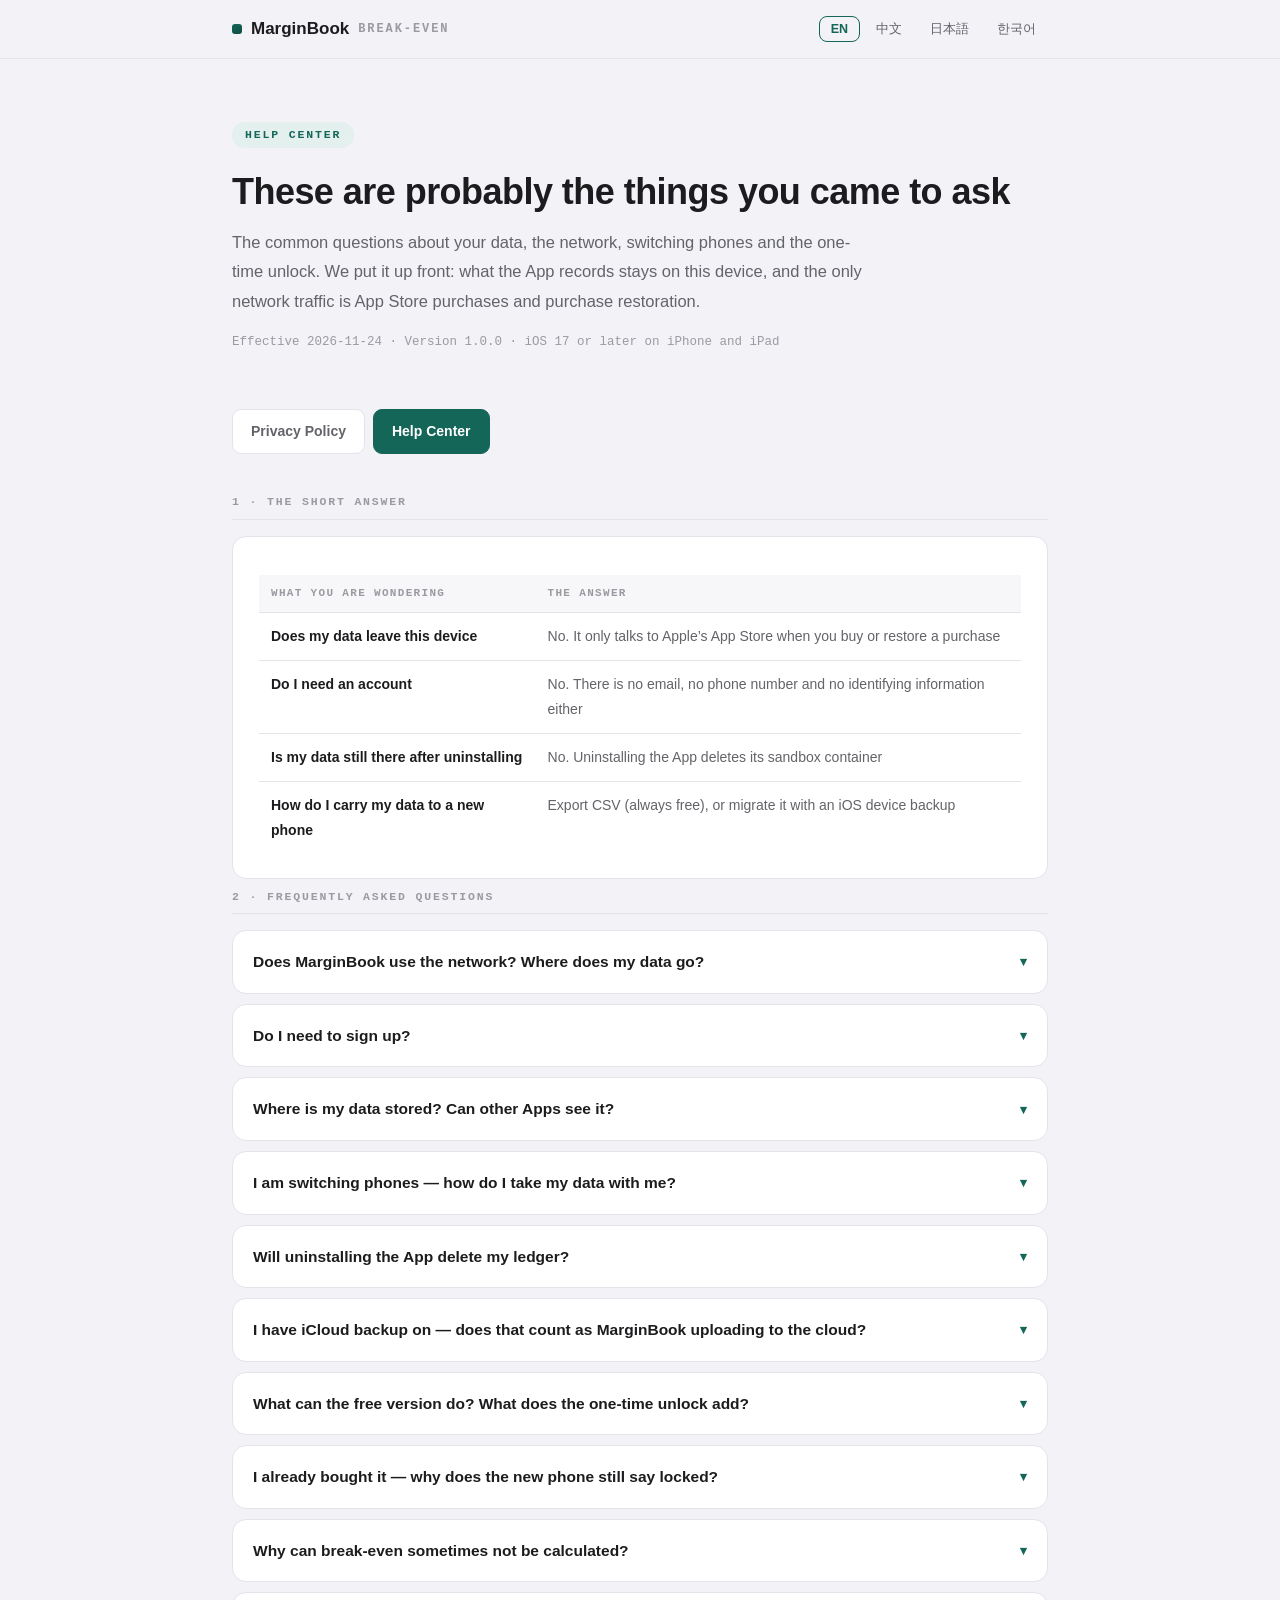
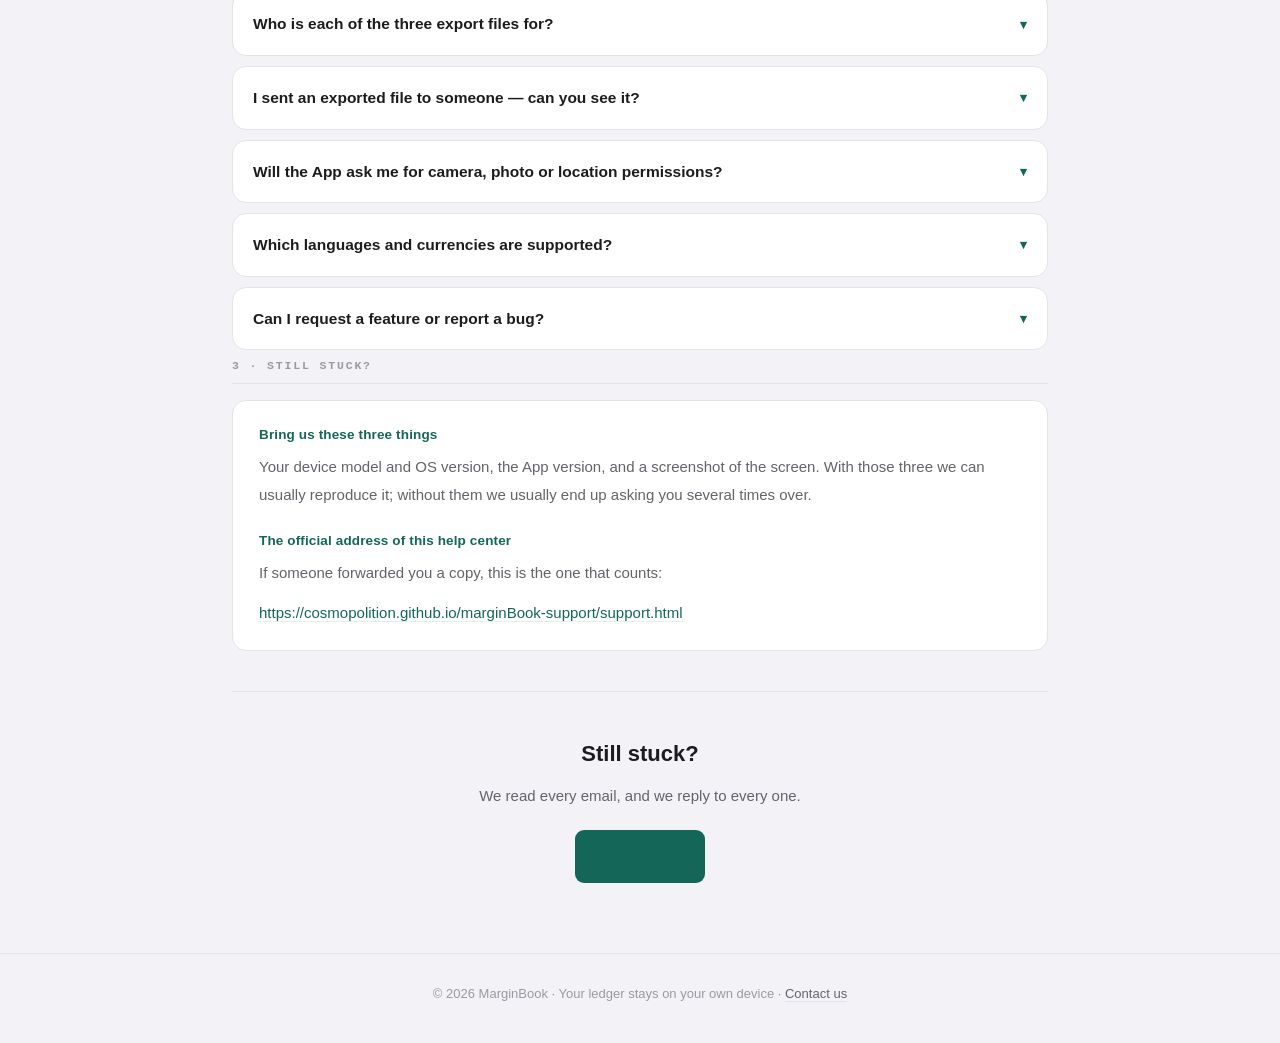
<file: index.html>
<!DOCTYPE html>
<html>
<head>
  <meta charset="UTF-8">
  <meta name="viewport" content="width=device-width, initial-scale=1.0">
  <meta http-equiv="refresh" content="0; url=support.html">
  <title>MarginBook · 隐私政策与帮助中心</title>
  <style>
    body { background: #F2F2F7; color: #63636A; font-family: -apple-system, "PingFang SC", "Hiragino Sans", "Yu Gothic", "Apple SD Gothic Neo", "Malgun Gothic", sans-serif;
           display: flex; align-items: center; justify-content: center; height: 100vh; margin: 0; }
    p { font-size: 15px; }
    a { color: #146659; }
  </style>
  <script>
    var lang = navigator.language || navigator.userLanguage || '';
    if (lang.indexOf('ja') === 0) {
      window.location.replace('ja/support.html');
    } else if (lang.indexOf('ko') === 0) {
      window.location.replace('ko/support.html');
    } else if (lang.indexOf('zh') === 0) {
      window.location.replace('zh/support.html');
    } else {
      window.location.replace('en/support.html');
    }
  </script>
</head>
<body>
  <p>Redirecting… <a href="support.html">打开帮助中心</a></p>
</body>
</html>
</file>
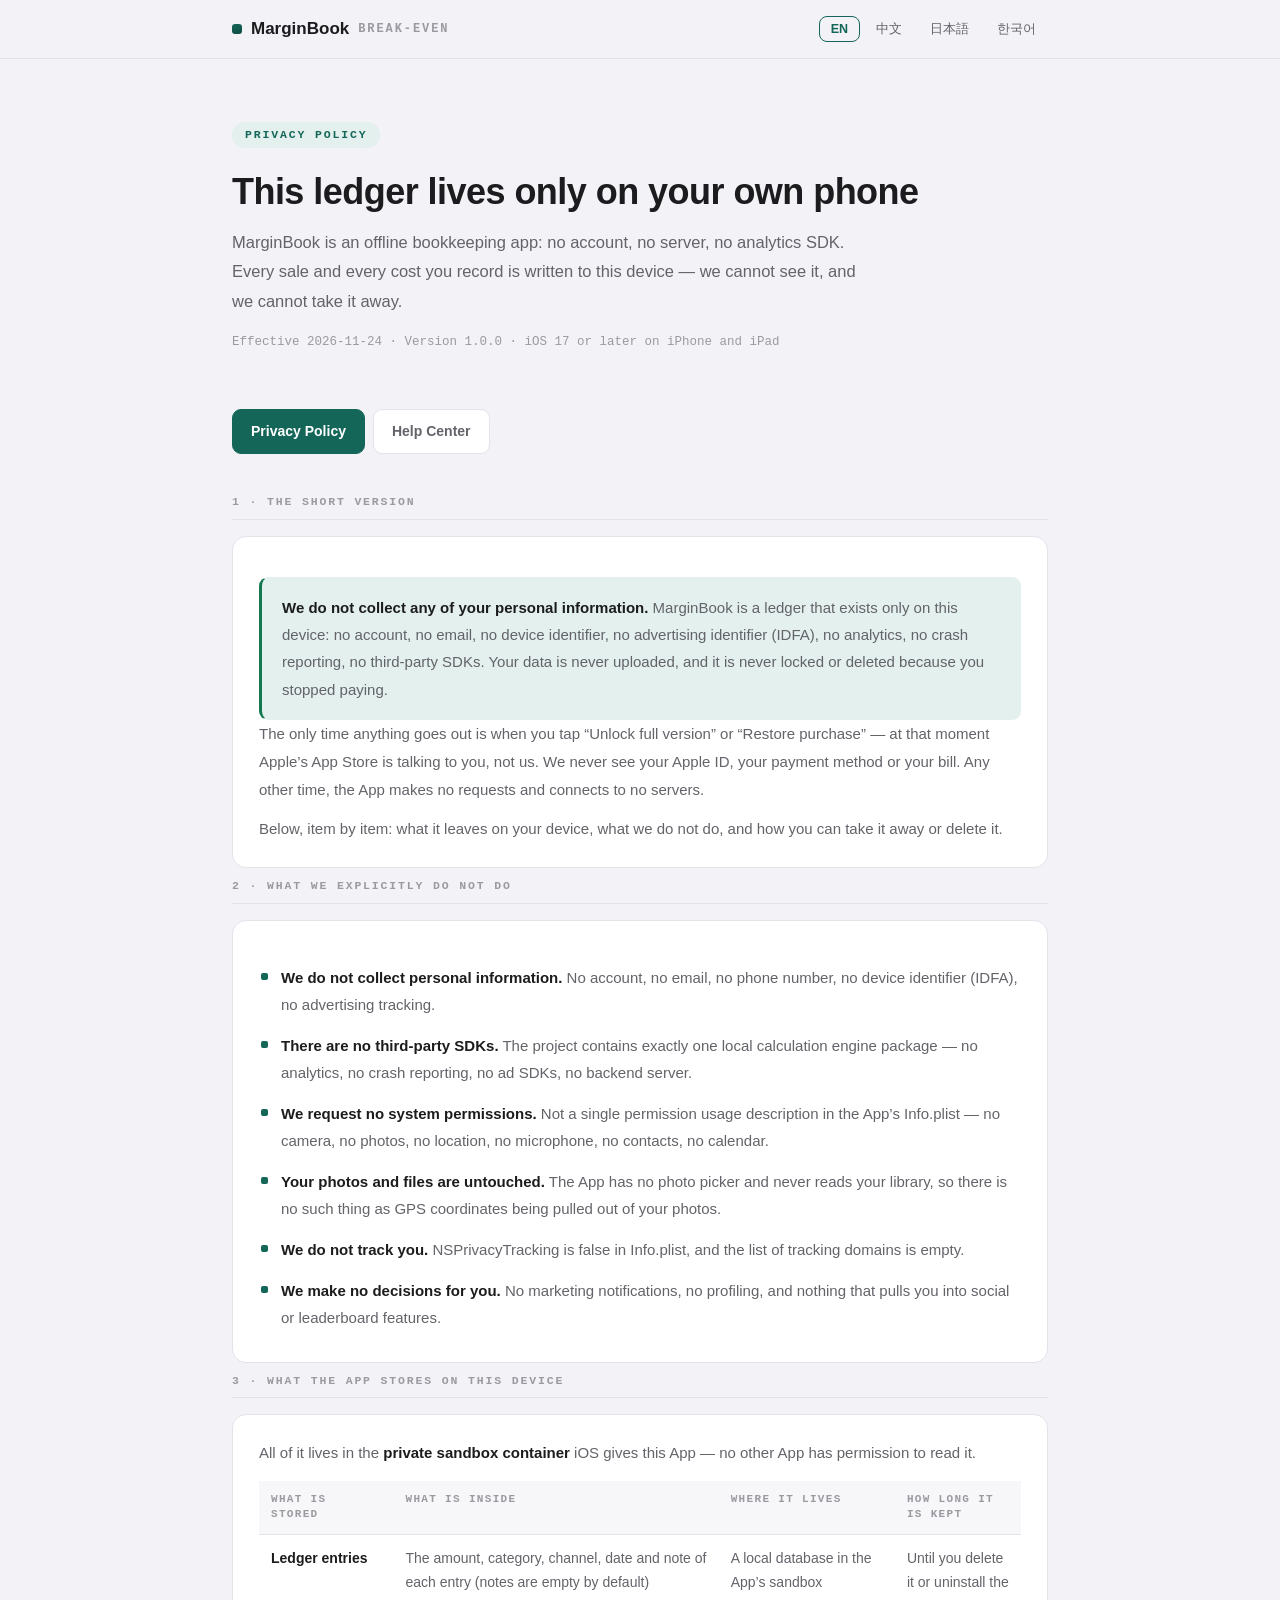
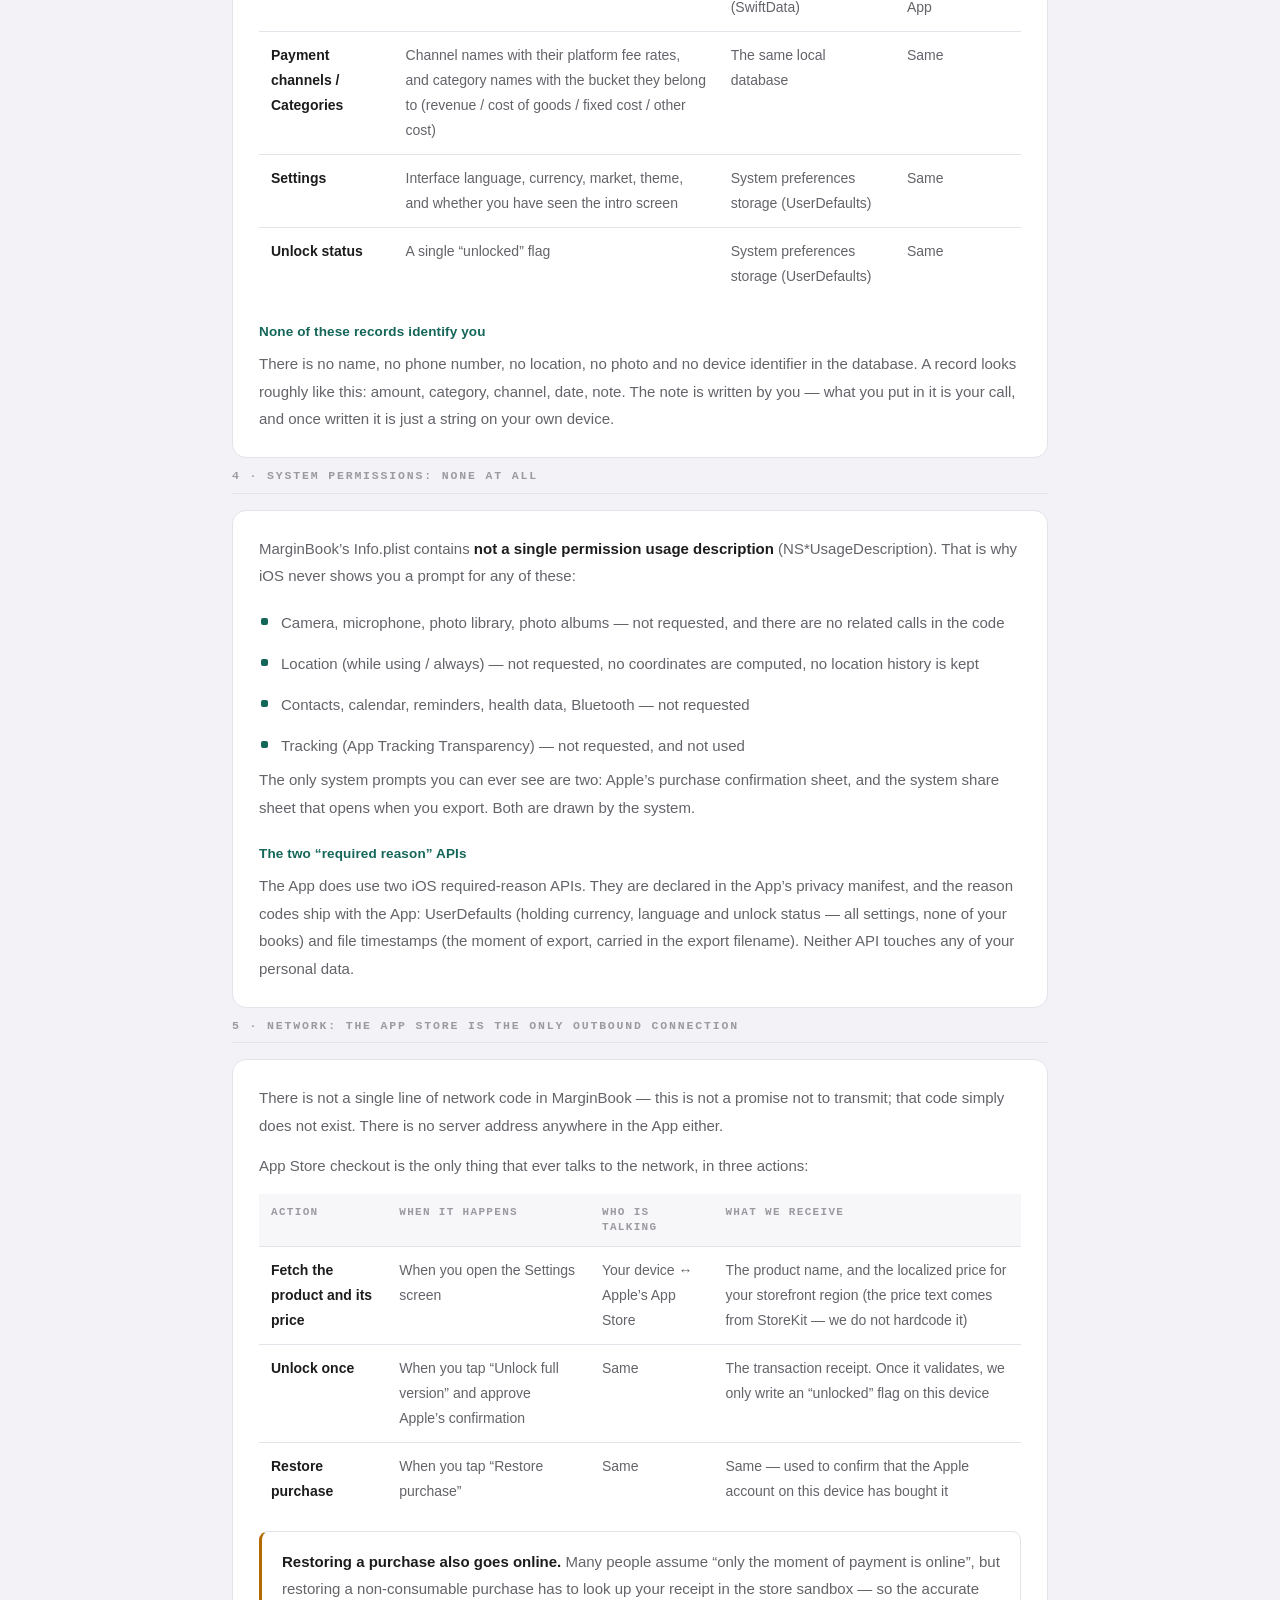
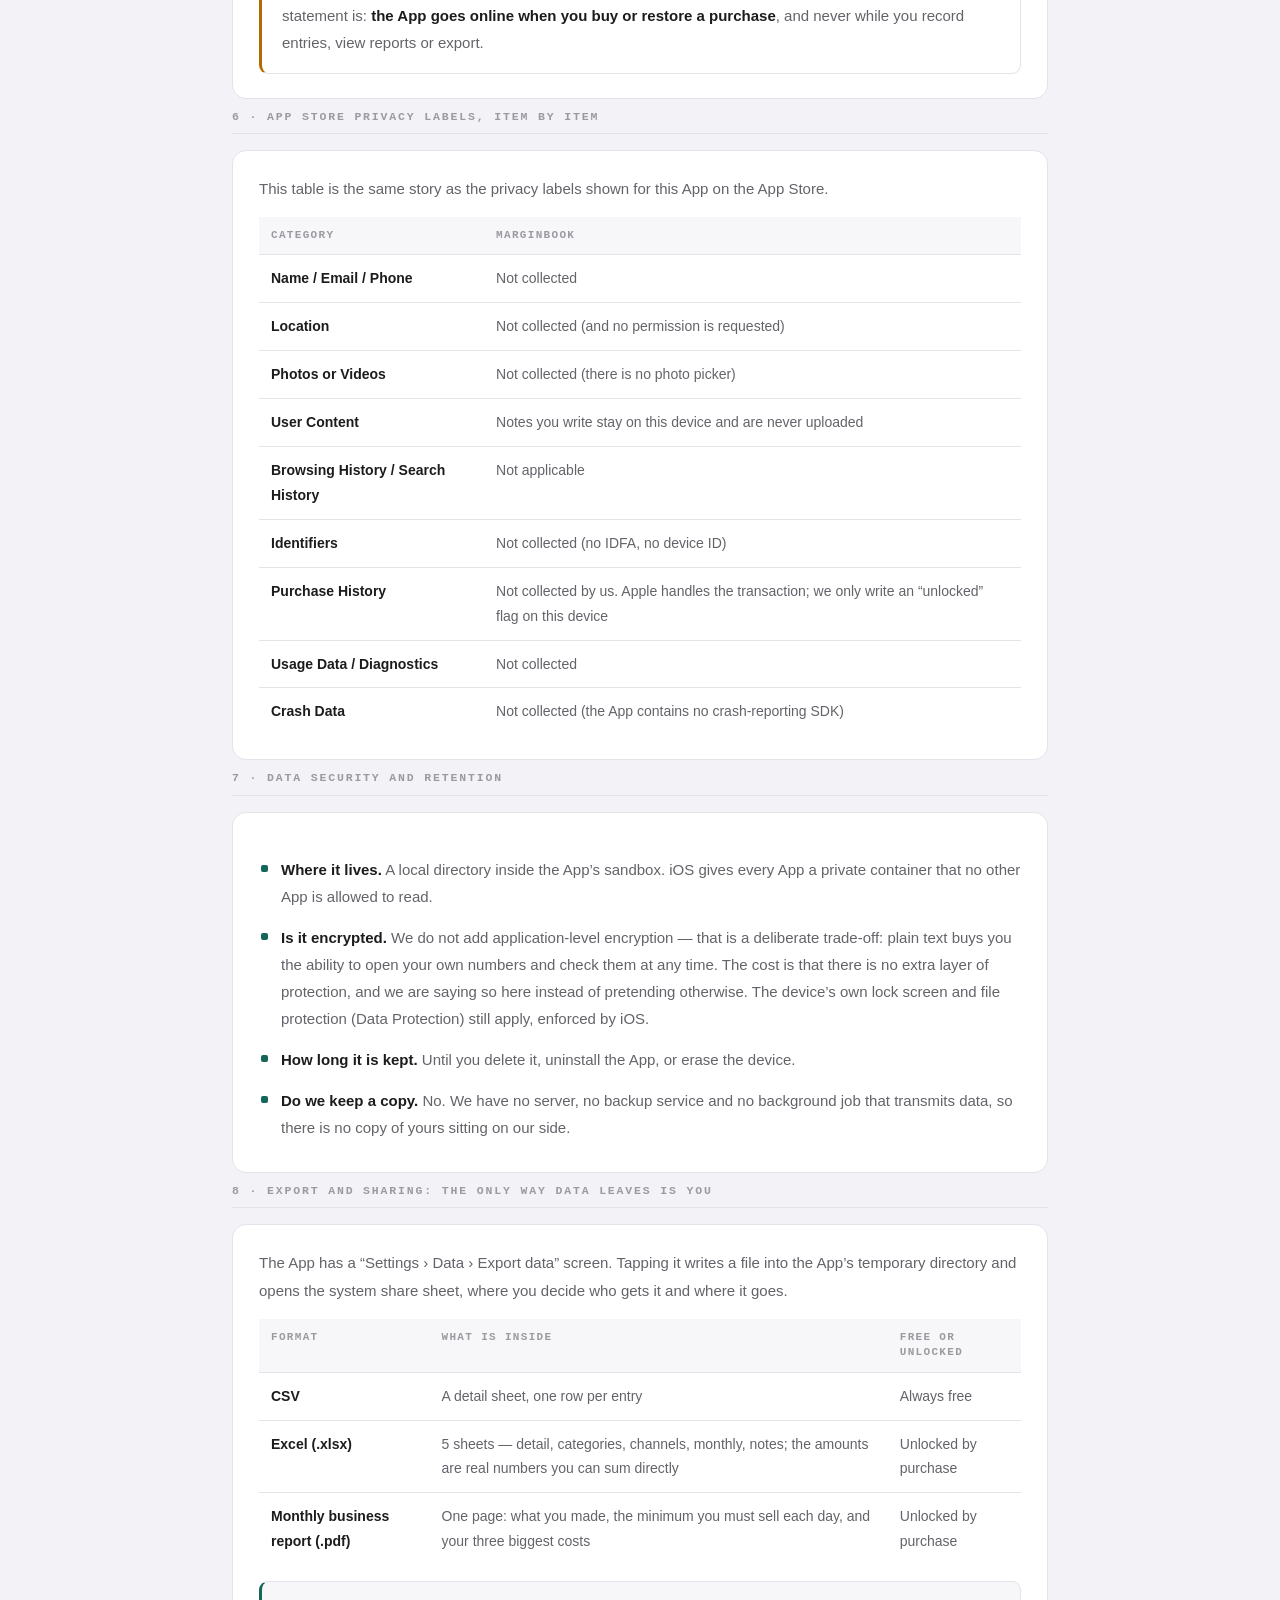
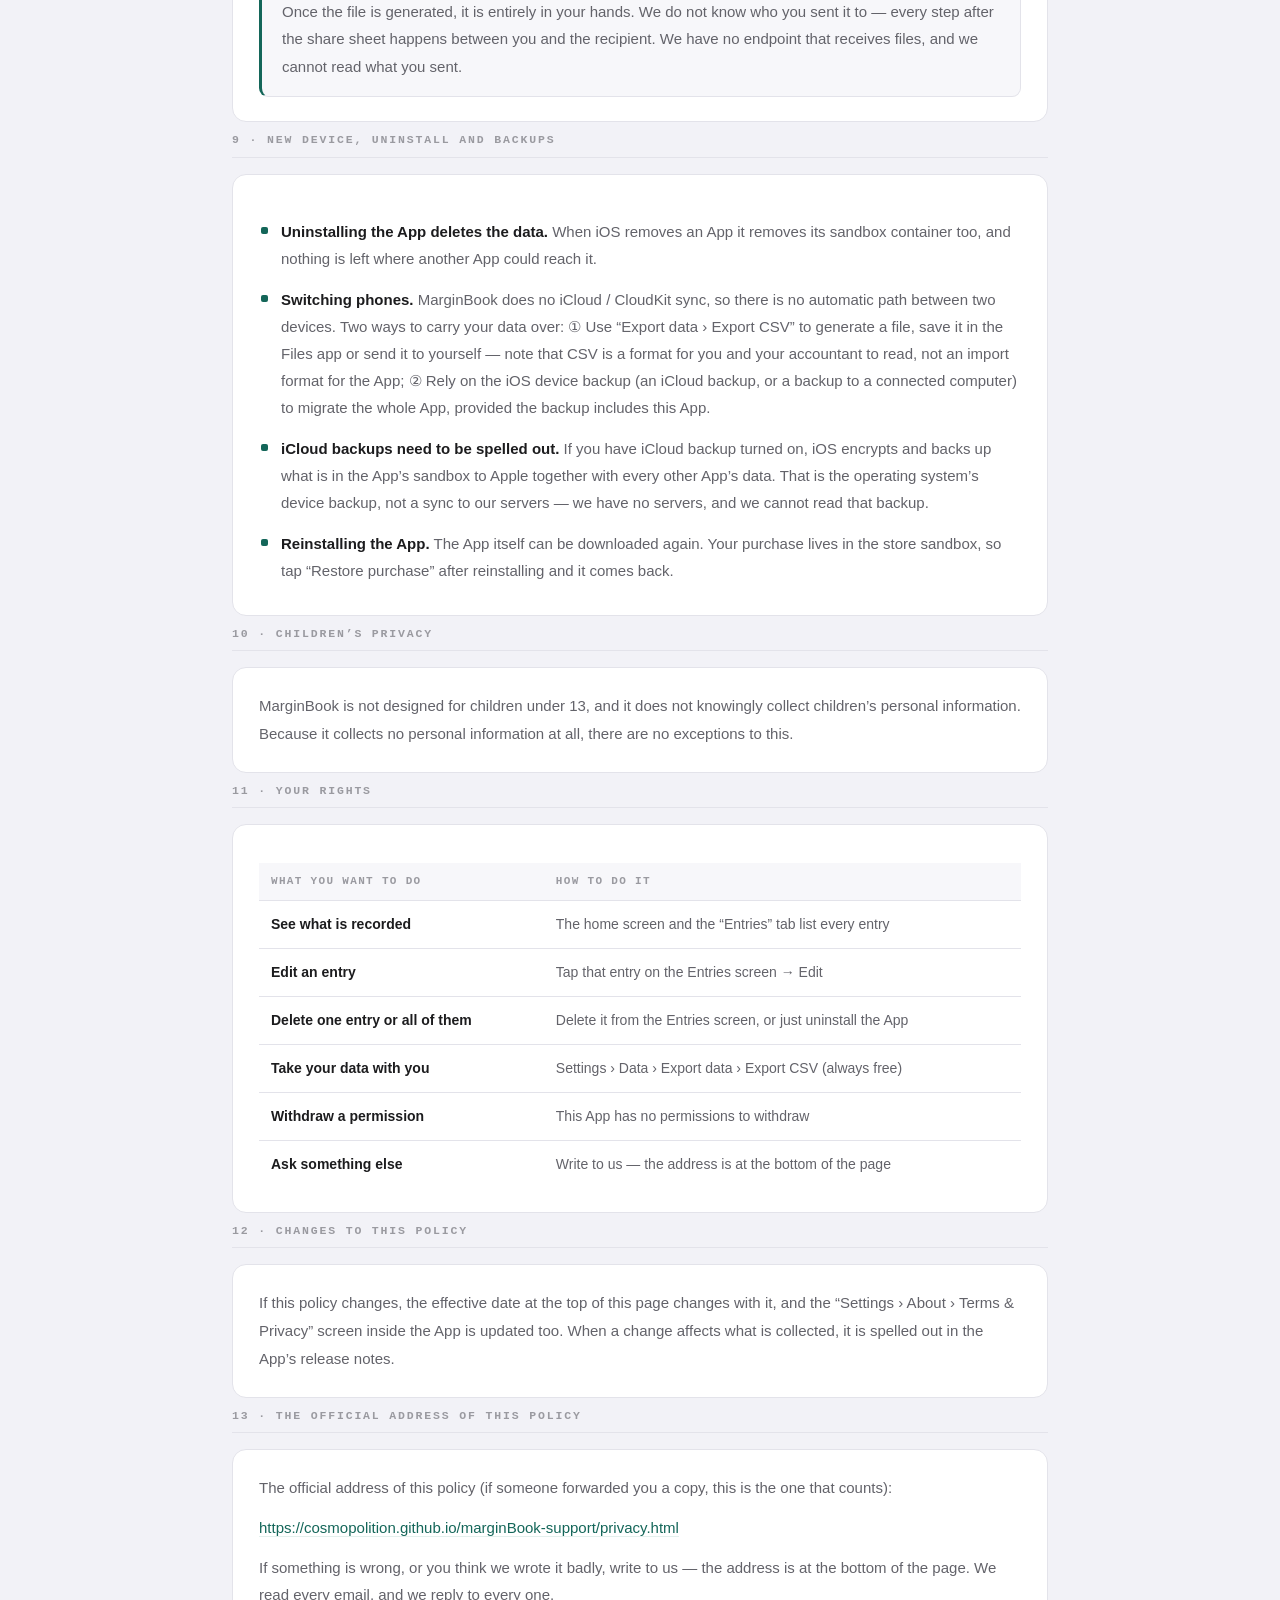
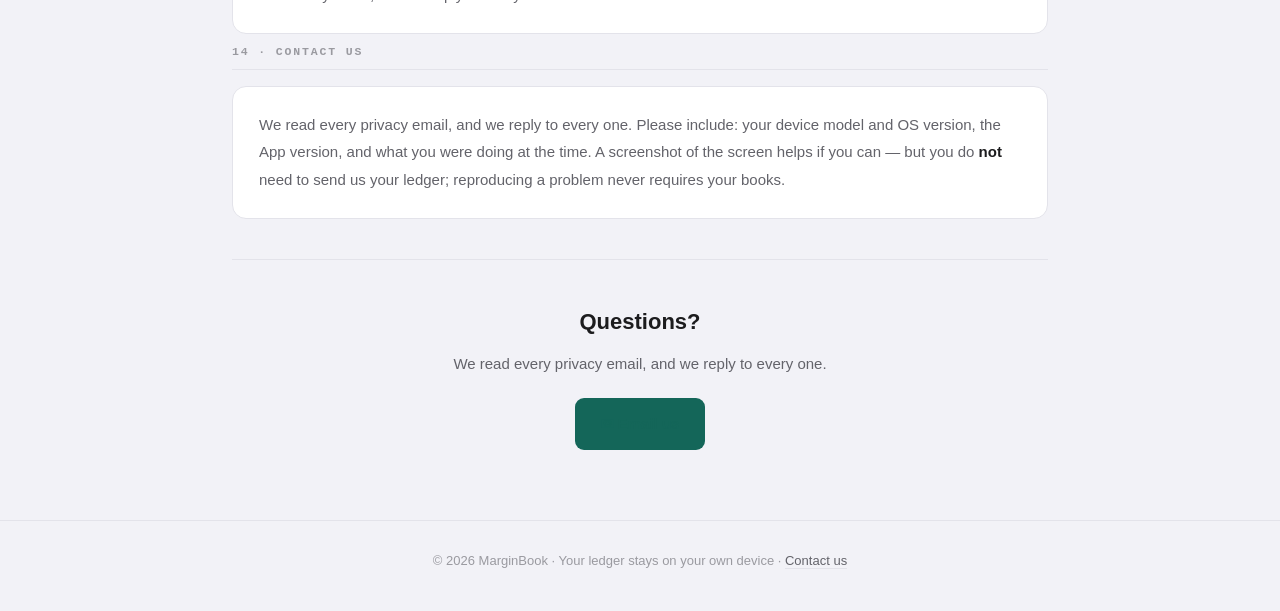
<file: privacy.html>
<!DOCTYPE html>
<html>
<head>
  <meta charset="UTF-8">
  <meta name="viewport" content="width=device-width, initial-scale=1.0">
  <meta http-equiv="refresh" content="0; url=privacy.html">
  <title>MarginBook · 隐私政策</title>
  <style>
    body { background: #F2F2F7; color: #63636A; font-family: -apple-system, "PingFang SC", "Hiragino Sans", "Yu Gothic", "Apple SD Gothic Neo", "Malgun Gothic", sans-serif;
           display: flex; align-items: center; justify-content: center; height: 100vh; margin: 0; }
    p { font-size: 15px; }
    a { color: #146659; }
  </style>
  <script>
    var lang = navigator.language || navigator.userLanguage || '';
    if (lang.indexOf('ja') === 0) {
      window.location.replace('ja/privacy.html');
    } else if (lang.indexOf('ko') === 0) {
      window.location.replace('ko/privacy.html');
    } else if (lang.indexOf('zh') === 0) {
      window.location.replace('zh/privacy.html');
    } else {
      window.location.replace('en/privacy.html');
    }
  </script>
</head>
<body>
  <p>Redirecting… <a href="privacy.html">打开隐私政策</a></p>
</body>
</html>
</file>
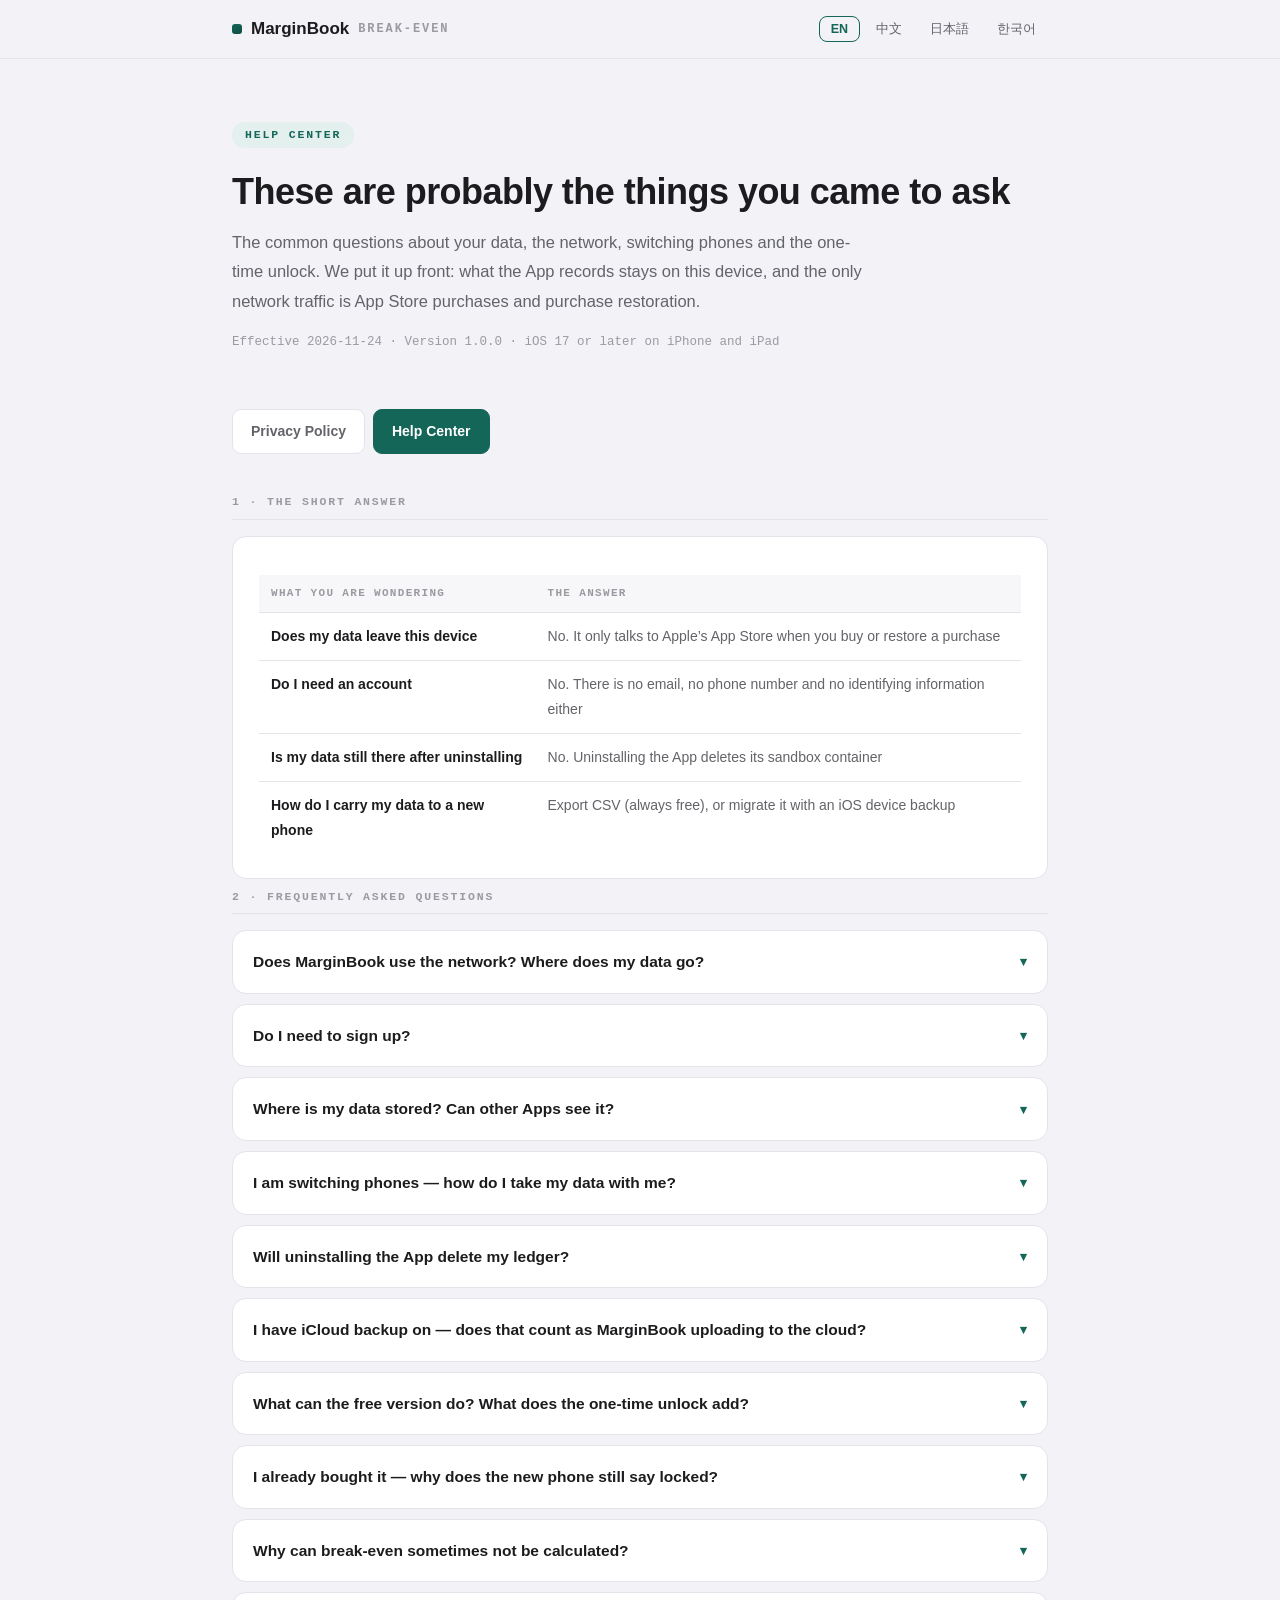
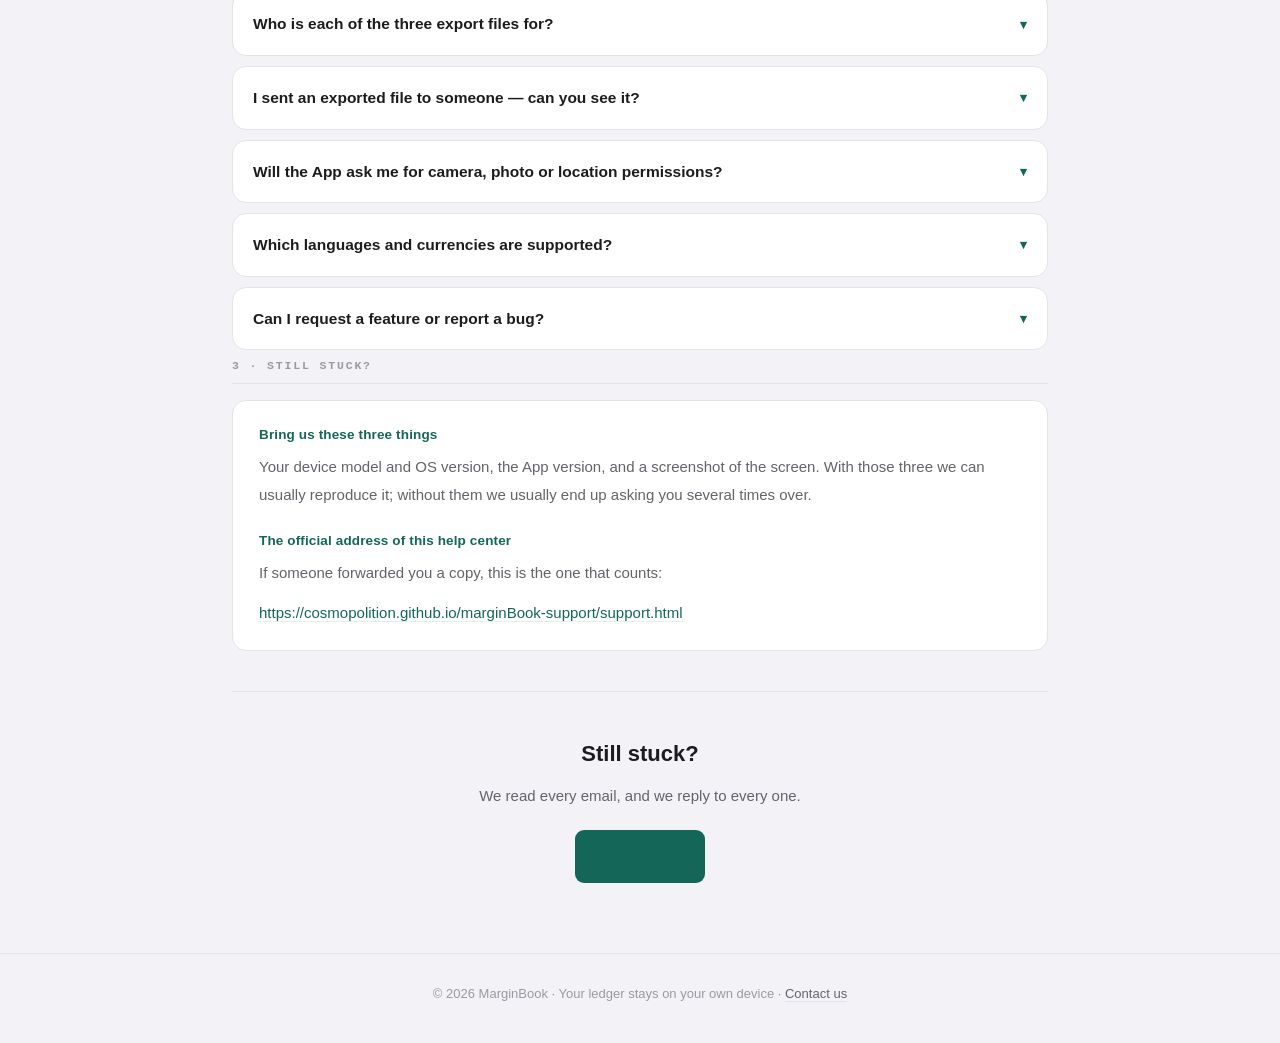
<file: support.html>
<!DOCTYPE html>
<html>
<head>
  <meta charset="UTF-8">
  <meta name="viewport" content="width=device-width, initial-scale=1.0">
  <meta http-equiv="refresh" content="0; url=support.html">
  <title>MarginBook · 帮助中心</title>
  <style>
    body { background: #F2F2F7; color: #63636A; font-family: -apple-system, "PingFang SC", "Hiragino Sans", "Yu Gothic", "Apple SD Gothic Neo", "Malgun Gothic", sans-serif;
           display: flex; align-items: center; justify-content: center; height: 100vh; margin: 0; }
    p { font-size: 15px; }
    a { color: #146659; }
  </style>
  <script>
    var lang = navigator.language || navigator.userLanguage || '';
    if (lang.indexOf('ja') === 0) {
      window.location.replace('ja/support.html');
    } else if (lang.indexOf('ko') === 0) {
      window.location.replace('ko/support.html');
    } else if (lang.indexOf('zh') === 0) {
      window.location.replace('zh/support.html');
    } else {
      window.location.replace('en/support.html');
    }
  </script>
</head>
<body>
  <p>Redirecting… <a href="support.html">打开帮助中心</a></p>
</body>
</html>
</file>
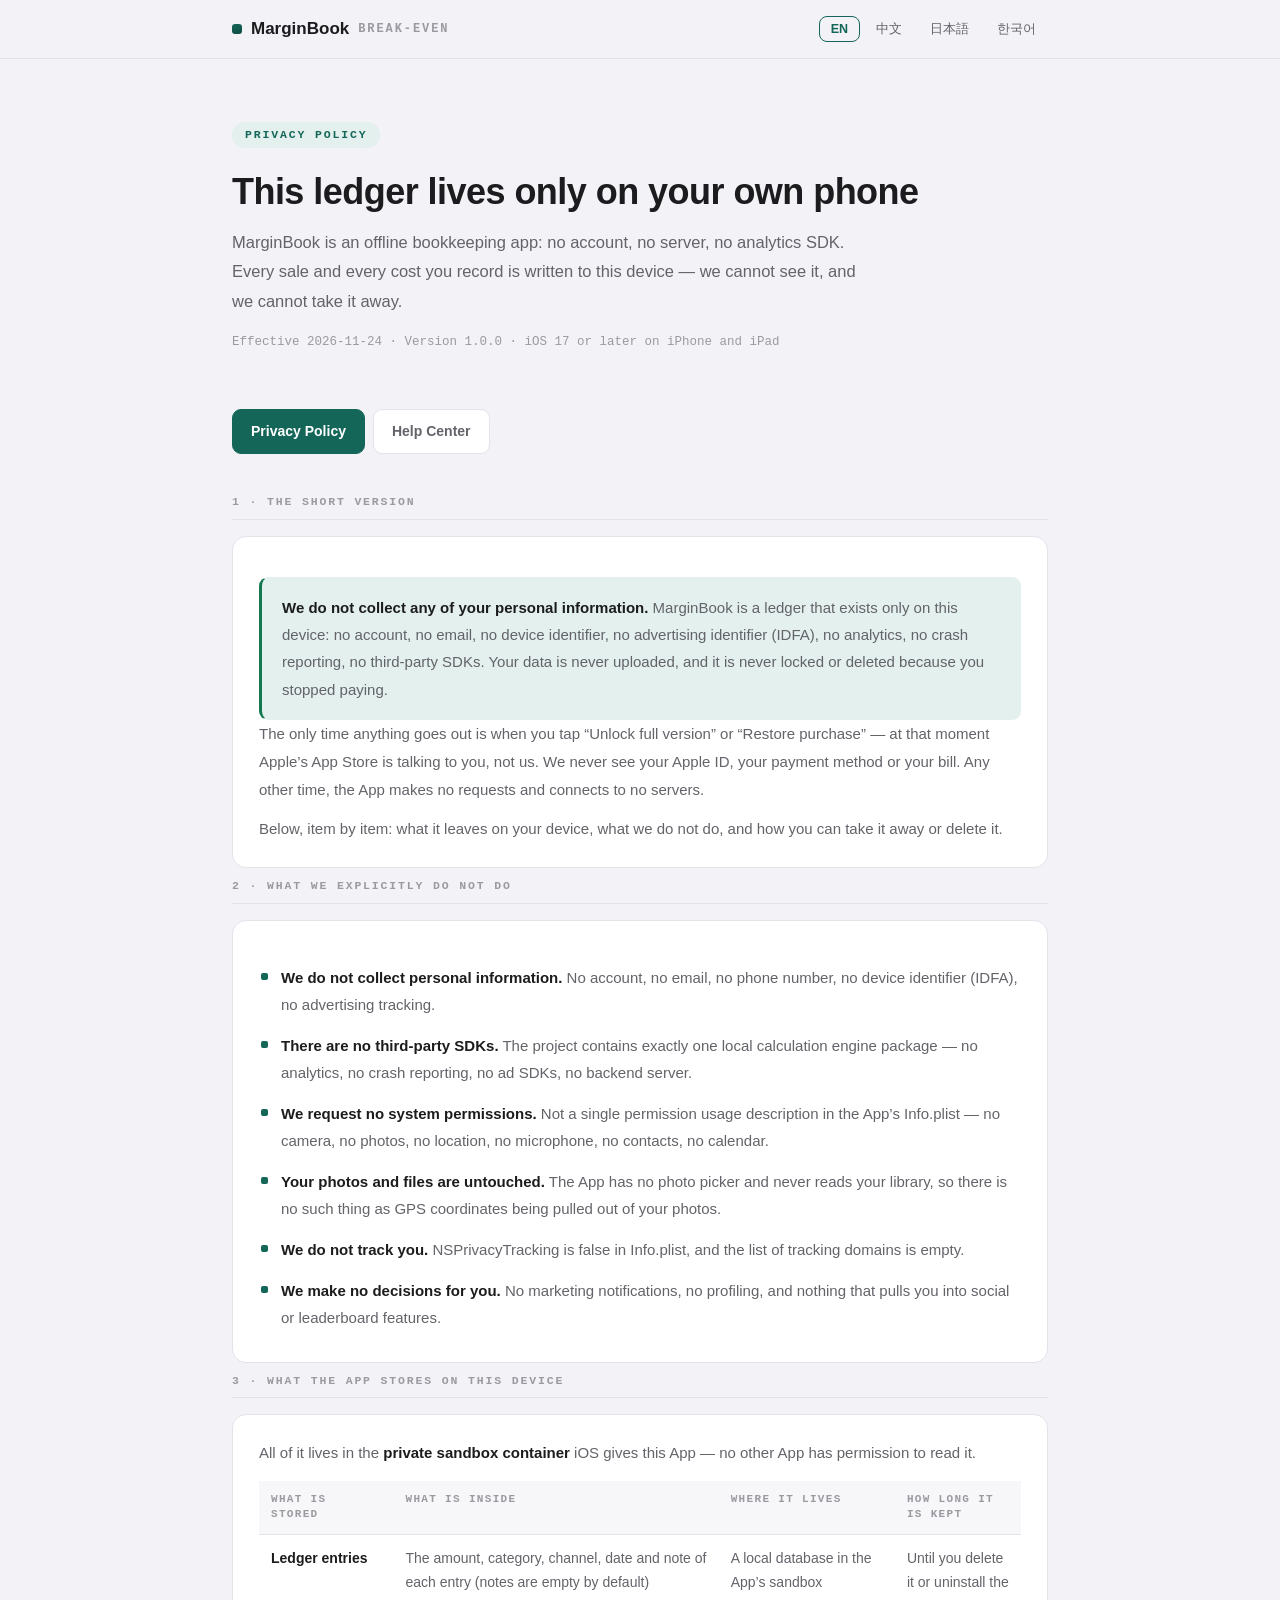
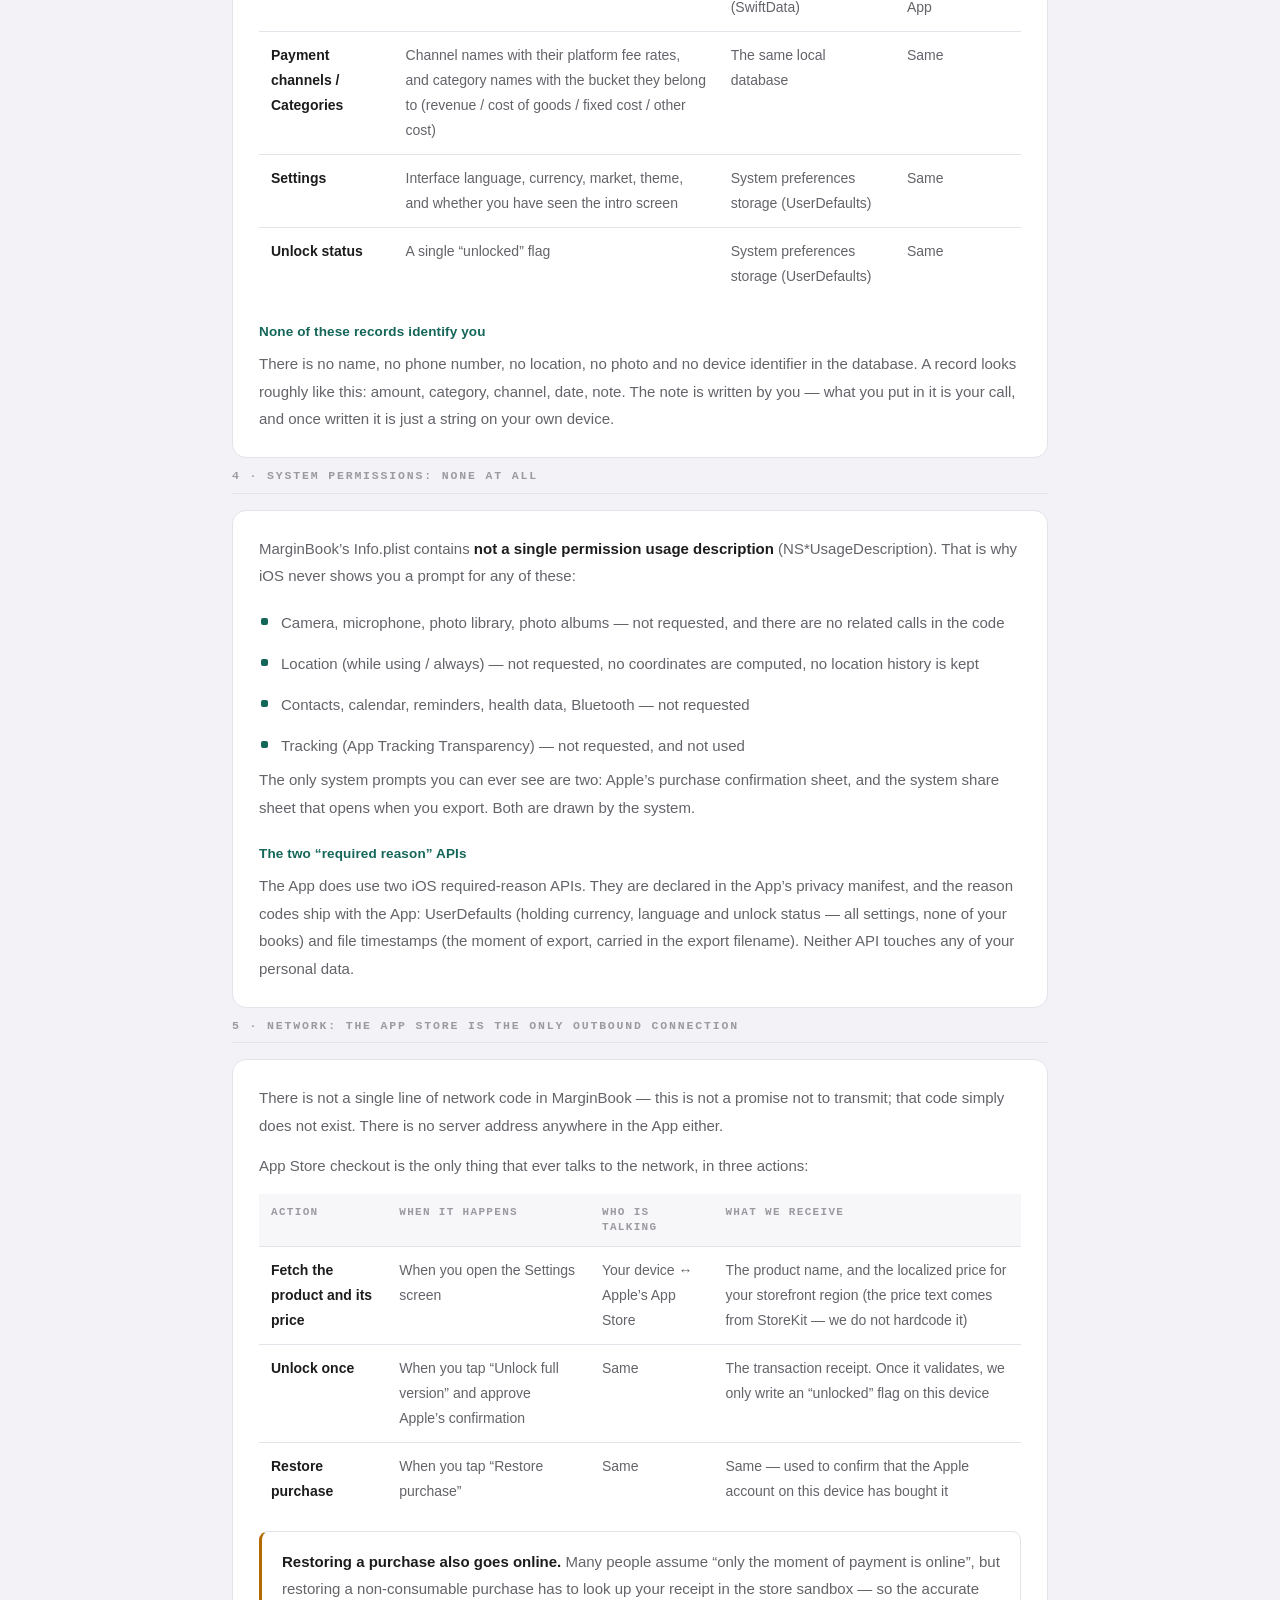
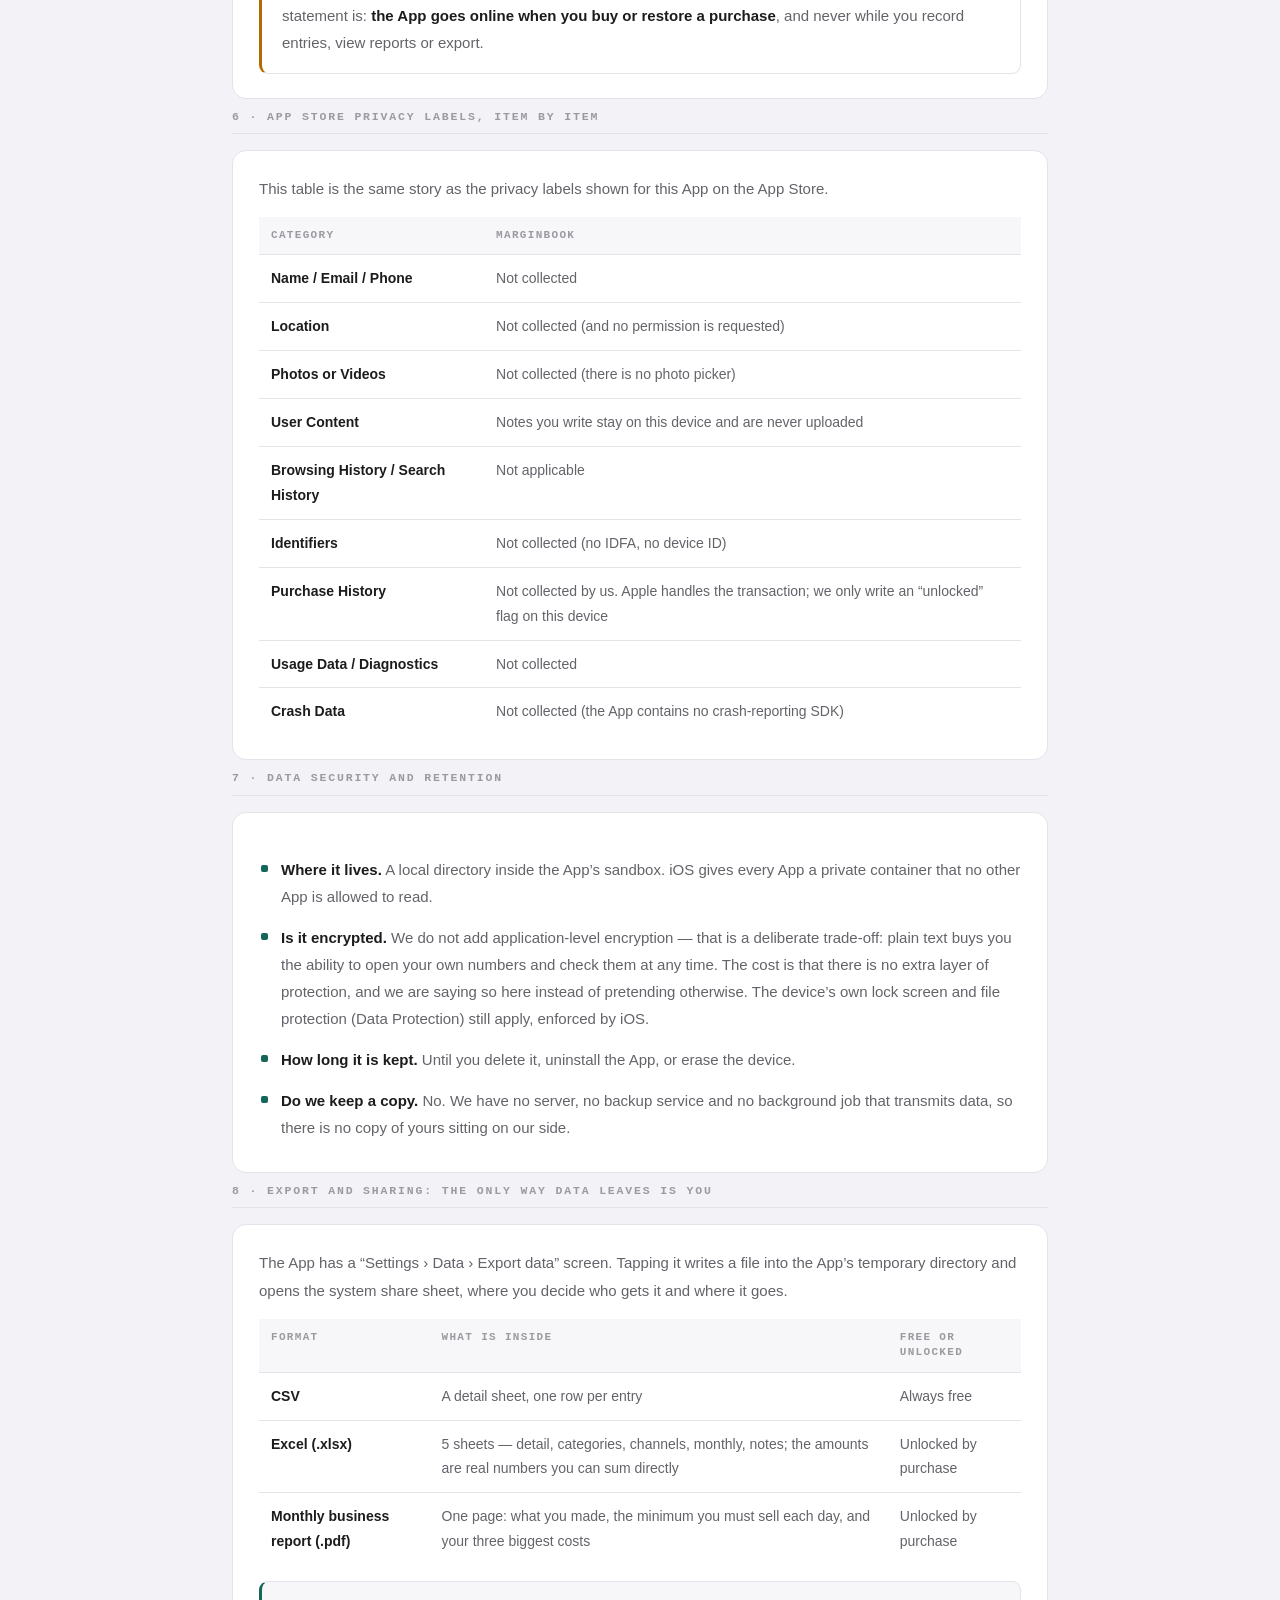
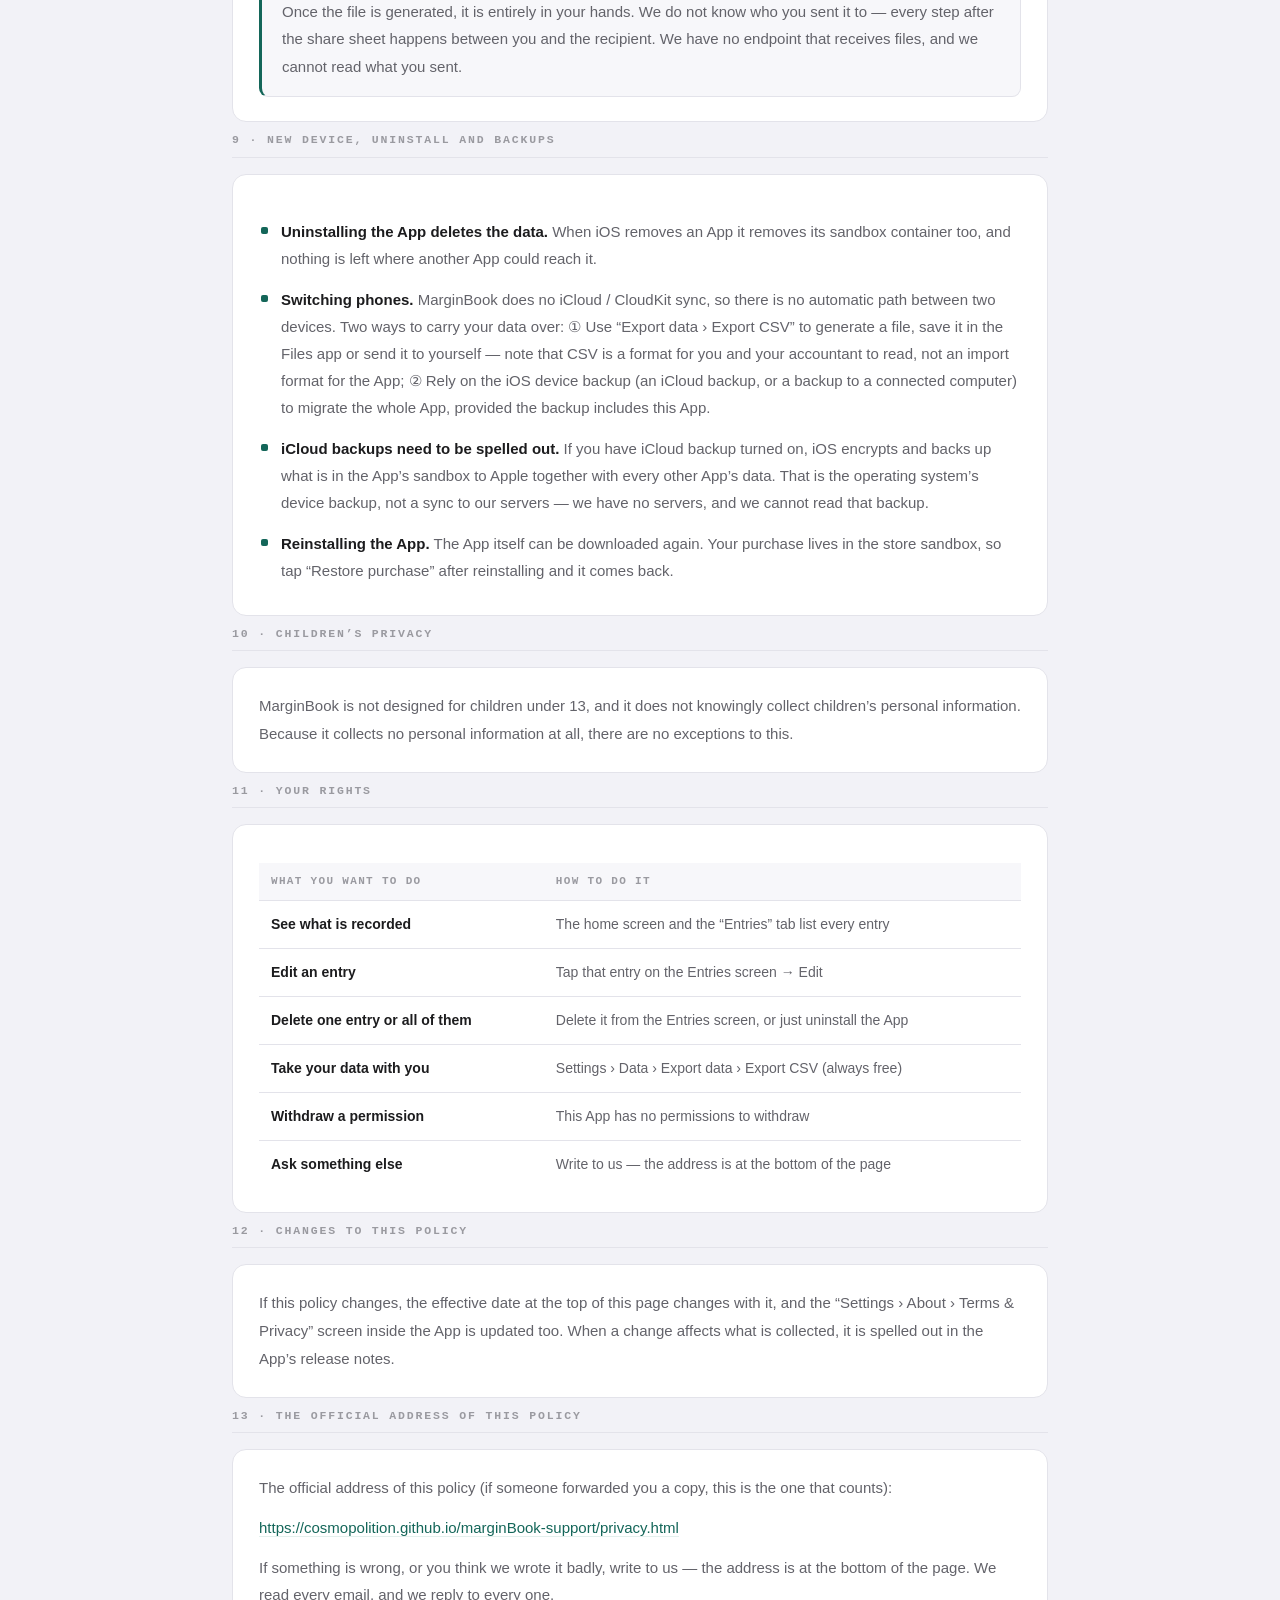
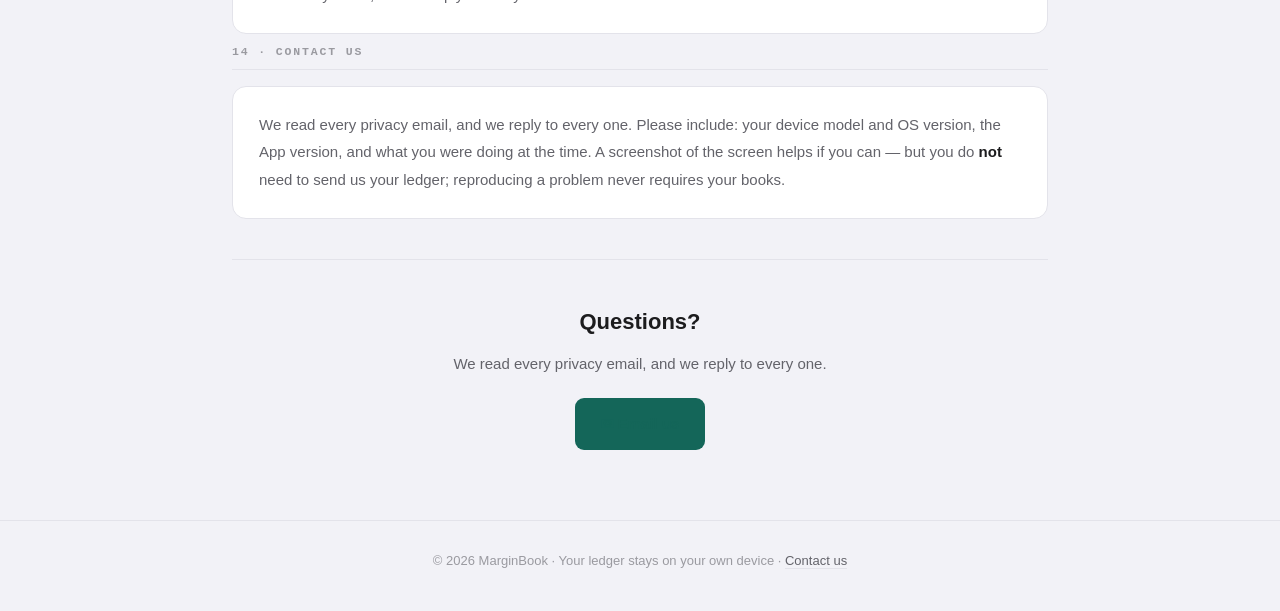
<file: en/privacy.html>
<!DOCTYPE html>
<html lang="en">
<head>
  <meta charset="UTF-8">
  <meta name="viewport" content="width=device-width, initial-scale=1.0">
  <meta name="description" content="MarginBook Privacy Policy — no collection, no upload, no account, no system permissions. Your ledger stays on your own device; the only network traffic is App Store purchases and purchase restoration.">
  <title>Privacy Policy — MarginBook</title>
  <link rel="stylesheet" href="../css/style.css">
</head>
<body>

<header>
  <div class="container">
    <a href="support.html" class="logo"><span class="mark"></span>MarginBook<span class="latin">Break-Even</span></a>
    <nav class="lang-switch">
      <a href="#" class="active">EN</a>
      <a href="../zh/privacy.html">中文</a>
      <a href="../ja/privacy.html">日本語</a>
      <a href="../ko/privacy.html">한국어</a>
    </nav>
  </div>
</header>

<main>
  <div class="container">

    <div class="hero">
      <span class="badge">Privacy Policy</span>
      <h1>This ledger lives only on your own phone</h1>
      <p>MarginBook is an offline bookkeeping app: no account, no server, no analytics SDK. Every sale and every cost you record is written to this device — we cannot see it, and we cannot take it away.</p>
      <p class="updated">Effective 2026-11-24 · Version 1.0.0 · iOS 17 or later on iPhone and iPad</p>
    </div>

    <nav class="nav-pills">
      <a href="privacy.html" class="active">Privacy Policy</a>
      <a href="support.html">Help Center</a>
    </nav>

    <section>
      <p class="section-title">1 · The short version</p>
      <div class="article">
        <div class="highlight-box green">
          <strong>We do not collect any of your personal information.</strong> MarginBook is a ledger that exists only on this device: no account, no email, no device identifier, no advertising identifier (IDFA), no analytics, no crash reporting, no third-party SDKs. Your data is never uploaded, and it is never locked or deleted because you stopped paying.
        </div>
        <p>The only time anything goes out is when you tap “Unlock full version” or “Restore purchase” — at that moment Apple’s App Store is talking to you, not us. We never see your Apple ID, your payment method or your bill. Any other time, the App makes no requests and connects to no servers.</p>
        <p>Below, item by item: what it leaves on your device, what we do not do, and how you can take it away or delete it.</p>
      </div>
    </section>

    <section>
      <p class="section-title">2 · What we explicitly do not do</p>
      <div class="article">
        <ul>
          <li><strong>We do not collect personal information.</strong> No account, no email, no phone number, no device identifier (IDFA), no advertising tracking.</li>
          <li><strong>There are no third-party SDKs.</strong> The project contains exactly one local calculation engine package — no analytics, no crash reporting, no ad SDKs, no backend server.</li>
          <li><strong>We request no system permissions.</strong> Not a single permission usage description in the App’s Info.plist — no camera, no photos, no location, no microphone, no contacts, no calendar.</li>
          <li><strong>Your photos and files are untouched.</strong> The App has no photo picker and never reads your library, so there is no such thing as GPS coordinates being pulled out of your photos.</li>
          <li><strong>We do not track you.</strong> NSPrivacyTracking is false in Info.plist, and the list of tracking domains is empty.</li>
          <li><strong>We make no decisions for you.</strong> No marketing notifications, no profiling, and nothing that pulls you into social or leaderboard features.</li>
        </ul>
      </div>
    </section>

    <section>
      <p class="section-title">3 · What the App stores on this device</p>
      <div class="article">
        <p>All of it lives in the <strong>private sandbox container</strong> iOS gives this App — no other App has permission to read it.</p>
        <table class="file-table">
          <thead>
            <tr><th>What is stored</th><th>What is inside</th><th>Where it lives</th><th>How long it is kept</th></tr>
          </thead>
          <tbody>
            <tr>
              <td>Ledger entries</td>
              <td>The amount, category, channel, date and note of each entry (notes are empty by default)</td>
              <td>A local database in the App’s sandbox (SwiftData)</td>
              <td>Until you delete it or uninstall the App</td>
            </tr>
            <tr>
              <td>Payment channels / Categories</td>
              <td>Channel names with their platform fee rates, and category names with the bucket they belong to (revenue / cost of goods / fixed cost / other cost)</td>
              <td>The same local database</td>
              <td>Same</td>
            </tr>
            <tr>
              <td>Settings</td>
              <td>Interface language, currency, market, theme, and whether you have seen the intro screen</td>
              <td>System preferences storage (UserDefaults)</td>
              <td>Same</td>
            </tr>
            <tr>
              <td>Unlock status</td>
              <td>A single “unlocked” flag</td>
              <td>System preferences storage (UserDefaults)</td>
              <td>Same</td>
            </tr>
          </tbody>
        </table>
        <h3>None of these records identify you</h3>
        <p>There is no name, no phone number, no location, no photo and no device identifier in the database. A record looks roughly like this: amount, category, channel, date, note. The note is written by you — what you put in it is your call, and once written it is just a string on your own device.</p>
      </div>
    </section>

    <section>
      <p class="section-title">4 · System permissions: none at all</p>
      <div class="article">
        <p>MarginBook’s Info.plist contains <strong>not a single permission usage description</strong> (NS*UsageDescription). That is why iOS never shows you a prompt for any of these:</p>
        <ul>
          <li>Camera, microphone, photo library, photo albums — not requested, and there are no related calls in the code</li>
          <li>Location (while using / always) — not requested, no coordinates are computed, no location history is kept</li>
          <li>Contacts, calendar, reminders, health data, Bluetooth — not requested</li>
          <li>Tracking (App Tracking Transparency) — not requested, and not used</li>
        </ul>
        <p>The only system prompts you can ever see are two: Apple’s purchase confirmation sheet, and the system share sheet that opens when you export. Both are drawn by the system.</p>
        <h3>The two “required reason” APIs</h3>
        <p>The App does use two iOS required-reason APIs. They are declared in the App’s privacy manifest, and the reason codes ship with the App: UserDefaults (holding currency, language and unlock status — all settings, none of your books) and file timestamps (the moment of export, carried in the export filename). Neither API touches any of your personal data.</p>
      </div>
    </section>

    <section>
      <p class="section-title">5 · Network: the App Store is the only outbound connection</p>
      <div class="article">
        <p>There is not a single line of network code in MarginBook — this is not a promise not to transmit; that code simply does not exist. There is no server address anywhere in the App either.</p>
        <p>App Store checkout is the only thing that ever talks to the network, in three actions:</p>
        <table class="file-table">
          <thead>
            <tr><th>Action</th><th>When it happens</th><th>Who is talking</th><th>What we receive</th></tr>
          </thead>
          <tbody>
            <tr>
              <td>Fetch the product and its price</td>
              <td>When you open the Settings screen</td>
              <td>Your device ↔ Apple’s App Store</td>
              <td>The product name, and the localized price for your storefront region (the price text comes from StoreKit — we do not hardcode it)</td>
            </tr>
            <tr>
              <td>Unlock once</td>
              <td>When you tap “Unlock full version” and approve Apple’s confirmation</td>
              <td>Same</td>
              <td>The transaction receipt. Once it validates, we only write an “unlocked” flag on this device</td>
            </tr>
            <tr>
              <td>Restore purchase</td>
              <td>When you tap “Restore purchase”</td>
              <td>Same</td>
              <td>Same — used to confirm that the Apple account on this device has bought it</td>
            </tr>
          </tbody>
        </table>
        <div class="highlight-box seal">
          <strong>Restoring a purchase also goes online.</strong> Many people assume “only the moment of payment is online”, but restoring a non-consumable purchase has to look up your receipt in the store sandbox — so the accurate statement is: <strong>the App goes online when you buy or restore a purchase</strong>, and never while you record entries, view reports or export.
        </div>
      </div>
    </section>

    <section>
      <p class="section-title">6 · App Store privacy labels, item by item</p>
      <div class="article">
        <p>This table is the same story as the privacy labels shown for this App on the App Store.</p>
        <table class="file-table">
          <thead>
            <tr><th>Category</th><th>MarginBook</th></tr>
          </thead>
          <tbody>
            <tr><td>Name / Email / Phone</td><td>Not collected</td></tr>
            <tr><td>Location</td><td>Not collected (and no permission is requested)</td></tr>
            <tr><td>Photos or Videos</td><td>Not collected (there is no photo picker)</td></tr>
            <tr><td>User Content</td><td>Notes you write stay on this device and are never uploaded</td></tr>
            <tr><td>Browsing History / Search History</td><td>Not applicable</td></tr>
            <tr><td>Identifiers</td><td>Not collected (no IDFA, no device ID)</td></tr>
            <tr><td>Purchase History</td><td>Not collected by us. Apple handles the transaction; we only write an “unlocked” flag on this device</td></tr>
            <tr><td>Usage Data / Diagnostics</td><td>Not collected</td></tr>
            <tr><td>Crash Data</td><td>Not collected (the App contains no crash-reporting SDK)</td></tr>
          </tbody>
        </table>
      </div>
    </section>

    <section>
      <p class="section-title">7 · Data security and retention</p>
      <div class="article">
        <ul>
          <li><strong>Where it lives.</strong> A local directory inside the App’s sandbox. iOS gives every App a private container that no other App is allowed to read.</li>
          <li><strong>Is it encrypted.</strong> We do not add application-level encryption — that is a deliberate trade-off: plain text buys you the ability to open your own numbers and check them at any time. The cost is that there is no extra layer of protection, and we are saying so here instead of pretending otherwise. The device’s own lock screen and file protection (Data Protection) still apply, enforced by iOS.</li>
          <li><strong>How long it is kept.</strong> Until you delete it, uninstall the App, or erase the device.</li>
          <li><strong>Do we keep a copy.</strong> No. We have no server, no backup service and no background job that transmits data, so there is no copy of yours sitting on our side.</li>
        </ul>
      </div>
    </section>

    <section>
      <p class="section-title">8 · Export and sharing: the only way data leaves is you</p>
      <div class="article">
        <p>The App has a “Settings › Data › Export data” screen. Tapping it writes a file into the App’s temporary directory and opens the system share sheet, where you decide who gets it and where it goes.</p>
        <table class="file-table">
          <thead>
            <tr><th>Format</th><th>What is inside</th><th>Free or unlocked</th></tr>
          </thead>
          <tbody>
            <tr>
              <td>CSV</td>
              <td>A detail sheet, one row per entry</td>
              <td>Always free</td>
            </tr>
            <tr>
              <td>Excel (.xlsx)</td>
              <td>5 sheets — detail, categories, channels, monthly, notes; the amounts are real numbers you can sum directly</td>
              <td>Unlocked by purchase</td>
            </tr>
            <tr>
              <td>Monthly business report (.pdf)</td>
              <td>One page: what you made, the minimum you must sell each day, and your three biggest costs</td>
              <td>Unlocked by purchase</td>
            </tr>
          </tbody>
        </table>
        <div class="highlight-box">
          Once the file is generated, it is entirely in your hands. We do not know who you sent it to — every step after the share sheet happens between you and the recipient. We have no endpoint that receives files, and we cannot read what you sent.
        </div>
      </div>
    </section>

    <section>
      <p class="section-title">9 · New device, uninstall and backups</p>
      <div class="article">
        <ul>
          <li><strong>Uninstalling the App deletes the data.</strong> When iOS removes an App it removes its sandbox container too, and nothing is left where another App could reach it.</li>
          <li><strong>Switching phones.</strong> MarginBook does no iCloud / CloudKit sync, so there is no automatic path between two devices. Two ways to carry your data over: ① Use “Export data › Export CSV” to generate a file, save it in the Files app or send it to yourself — note that CSV is a format for you and your accountant to read, not an import format for the App; ② Rely on the iOS device backup (an iCloud backup, or a backup to a connected computer) to migrate the whole App, provided the backup includes this App.</li>
          <li><strong>iCloud backups need to be spelled out.</strong> If you have iCloud backup turned on, iOS encrypts and backs up what is in the App’s sandbox to Apple together with every other App’s data. That is the operating system’s device backup, not a sync to our servers — we have no servers, and we cannot read that backup.</li>
          <li><strong>Reinstalling the App.</strong> The App itself can be downloaded again. Your purchase lives in the store sandbox, so tap “Restore purchase” after reinstalling and it comes back.</li>
        </ul>
      </div>
    </section>

    <section>
      <p class="section-title">10 · Children’s privacy</p>
      <div class="article">
        <p>MarginBook is not designed for children under 13, and it does not knowingly collect children’s personal information. Because it collects no personal information at all, there are no exceptions to this.</p>
      </div>
    </section>

    <section>
      <p class="section-title">11 · Your rights</p>
      <div class="article">
        <table class="file-table">
          <thead>
            <tr><th>What you want to do</th><th>How to do it</th></tr>
          </thead>
          <tbody>
            <tr><td>See what is recorded</td><td>The home screen and the “Entries” tab list every entry</td></tr>
            <tr><td>Edit an entry</td><td>Tap that entry on the Entries screen → Edit</td></tr>
            <tr><td>Delete one entry or all of them</td><td>Delete it from the Entries screen, or just uninstall the App</td></tr>
            <tr><td>Take your data with you</td><td>Settings › Data › Export data › Export CSV (always free)</td></tr>
            <tr><td>Withdraw a permission</td><td>This App has no permissions to withdraw</td></tr>
            <tr><td>Ask something else</td><td>Write to us — the address is at the bottom of the page</td></tr>
          </tbody>
        </table>
      </div>
    </section>

    <section>
      <p class="section-title">12 · Changes to this policy</p>
      <div class="article">
        <p>If this policy changes, the effective date at the top of this page changes with it, and the “Settings › About › Terms &amp; Privacy” screen inside the App is updated too. When a change affects what is collected, it is spelled out in the App’s release notes.</p>
      </div>
    </section>

    <section>
      <p class="section-title">13 · The official address of this policy</p>
      <div class="article">
        <p>The official address of this policy (if someone forwarded you a copy, this is the one that counts):</p>
        <p><a href="https://cosmopolition.github.io/marginBook-support/privacy.html">https://cosmopolition.github.io/marginBook-support/privacy.html</a></p>
        <p>If something is wrong, or you think we wrote it badly, write to us — the address is at the bottom of the page. We read every email, and we reply to every one.</p>
      </div>
    </section>

    <section>
      <p class="section-title">14 · Contact us</p>
      <div class="article">
        <p>We read every privacy email, and we reply to every one. Please include: your device model and OS version, the App version, and what you were doing at the time. A screenshot of the screen helps if you can — but you do <strong>not</strong> need to send us your ledger; reproducing a problem never requires your books.</p>
      </div>
    </section>

    <div class="divider"></div>

    <div class="contact-section">
      <h2>Questions?</h2>
      <p>We read every privacy email, and we reply to every one.</p>
      <a href="mailto:peer2peer.wang@gmail.com" class="contact-btn">✉ Email us</a>
    </div>

  </div>
</main>

<footer>
  <div class="container">
    <p>© 2026 MarginBook · Your ledger stays on your own device · <a href="mailto:peer2peer.wang@gmail.com">Contact us</a></p>
  </div>
</footer>

</body>
</html>
</file>
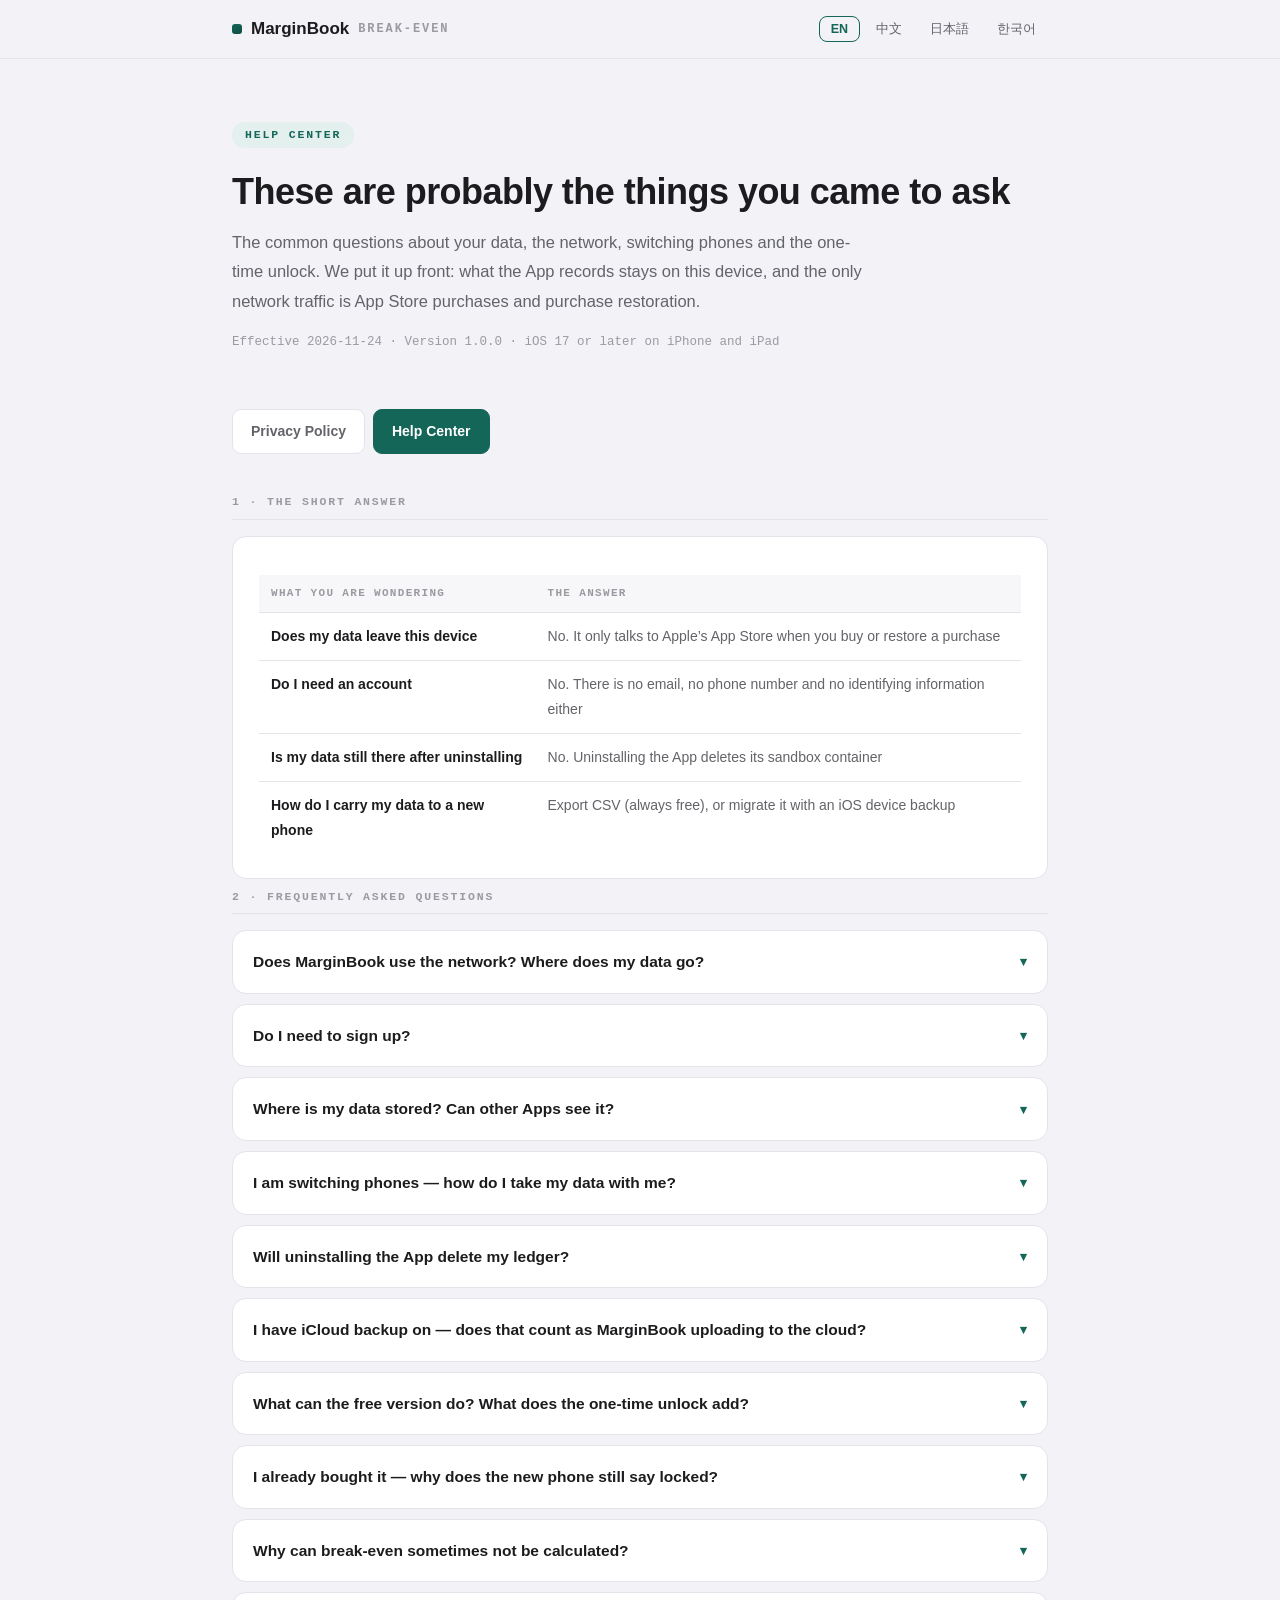
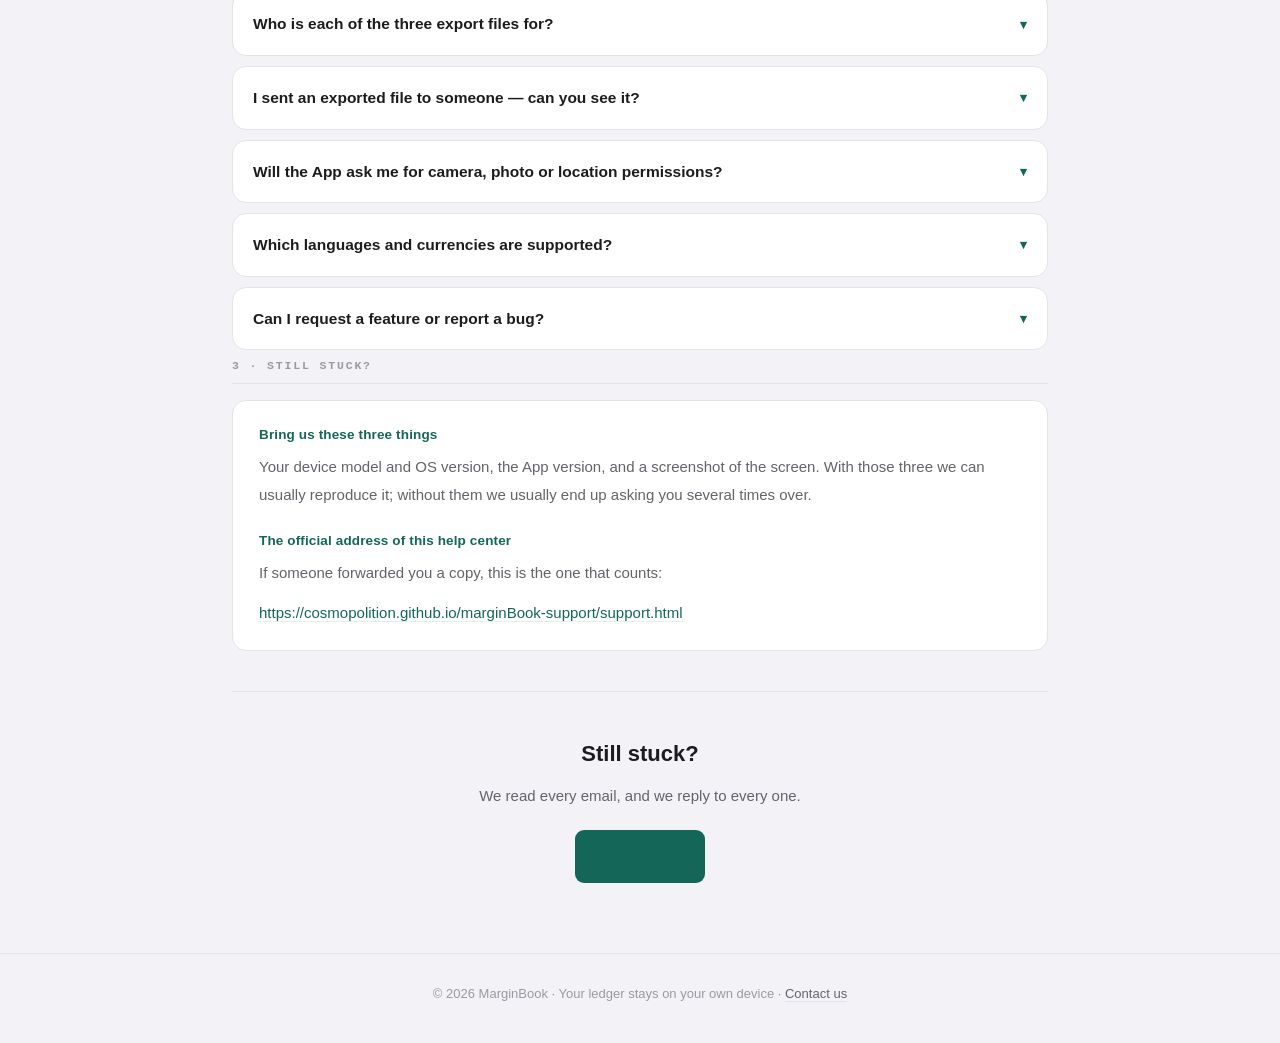
<file: en/support.html>
<!DOCTYPE html>
<html lang="en">
<head>
  <meta charset="UTF-8">
  <meta name="viewport" content="width=device-width, initial-scale=1.0">
  <meta name="description" content="MarginBook Help Center — does it use the network, where your data is stored, how to carry it to a new phone, what the one-time unlock adds, and why break-even sometimes cannot be calculated.">
  <title>Help Center — MarginBook</title>
  <link rel="stylesheet" href="../css/style.css">
</head>
<body>

<header>
  <div class="container">
    <a href="support.html" class="logo"><span class="mark"></span>MarginBook<span class="latin">Break-Even</span></a>
    <nav class="lang-switch">
      <a href="#" class="active">EN</a>
      <a href="../zh/support.html">中文</a>
      <a href="../ja/support.html">日本語</a>
      <a href="../ko/support.html">한국어</a>
    </nav>
  </div>
</header>

<main>
  <div class="container">

    <div class="hero">
      <span class="badge">Help Center</span>
      <h1>These are probably the things you came to ask</h1>
      <p>The common questions about your data, the network, switching phones and the one-time unlock. We put it up front: what the App records stays on this device, and the only network traffic is App Store purchases and purchase restoration.</p>
      <p class="updated">Effective 2026-11-24 · Version 1.0.0 · iOS 17 or later on iPhone and iPad</p>
    </div>

    <nav class="nav-pills">
      <a href="privacy.html">Privacy Policy</a>
      <a href="support.html" class="active">Help Center</a>
    </nav>

    <section>
      <p class="section-title">1 · The short answer</p>
      <div class="article">
        <table class="file-table">
          <thead>
            <tr><th>What you are wondering</th><th>The answer</th></tr>
          </thead>
          <tbody>
            <tr><td>Does my data leave this device</td><td>No. It only talks to Apple’s App Store when you buy or restore a purchase</td></tr>
            <tr><td>Do I need an account</td><td>No. There is no email, no phone number and no identifying information either</td></tr>
            <tr><td>Is my data still there after uninstalling</td><td>No. Uninstalling the App deletes its sandbox container</td></tr>
            <tr><td>How do I carry my data to a new phone</td><td>Export CSV (always free), or migrate it with an iOS device backup</td></tr>
          </tbody>
        </table>
      </div>
    </section>

    <section>
      <p class="section-title">2 · Frequently asked questions</p>

      <details class="faq-item">
        <summary>Does MarginBook use the network? Where does my data go?<span class="arrow">▾</span></summary>
        <div class="answer">
          <p>Not while you work. There is no network request anywhere in the App’s code — recording entries, viewing reports, calculating break-even and exporting all happen on this device.</p>
          <p>Only three App Store actions go online: fetching the product and its price when you open the Settings screen, starting a purchase when you tap “Unlock full version”, and checking your receipt in the store sandbox when you tap “Restore purchase”. All three are handled by Apple’s system frameworks — we never see your Apple ID, your payment method or your bill.</p>
          <p><strong>Your ledger has never left this device.</strong></p>
        </div>
      </details>

      <details class="faq-item">
        <summary>Do I need to sign up?<span class="arrow">▾</span></summary>
        <div class="answer">
          <p>No — and no email, no phone number, no identifying information of any kind. Download it and go; close it and open it again later, and it is the same ledger.</p>
          <p>There is no login, no cloud account, and no step that says “sign up before you can use it”.</p>
        </div>
      </details>

      <details class="faq-item">
        <summary>Where is my data stored? Can other Apps see it?<span class="arrow">▾</span></summary>
        <div class="answer">
          <p>It is in the <strong>private sandbox</strong> iOS gives this App. The ledger, the channels, the categories and the settings all live inside that one container.</p>
          <p>No other App has permission to read what is in here, and MarginBook has no channel that uploads it — so “another App sees my numbers” is not something that can happen with this App.</p>
        </div>
      </details>

      <details class="faq-item">
        <summary>I am switching phones — how do I take my data with me?<span class="arrow">▾</span></summary>
        <div class="answer">
          <p>MarginBook does no cloud sync, so there is no automatic path between two devices. Two ways:</p>
          <p>① <strong>Export CSV</strong>: Settings › Data › Export data › Export CSV (always free). Save the file in the Files app or send it to yourself. Note that CSV is a format for you and your accountant to read, not an import format for the App — after you switch, the next route is the one you want.</p>
          <p>② <strong>Use the iOS device backup</strong>: an iCloud backup or a backup to a connected computer migrates the whole App data, provided your backup includes this App.</p>
        </div>
      </details>

      <details class="faq-item">
        <summary>Will uninstalling the App delete my ledger?<span class="arrow">▾</span></summary>
        <div class="answer">
          <p>Yes. When iOS removes an App it removes its sandbox container too.</p>
          <p>That is the price of “your data stays on this device”, and we are stating it here rather than hiding it. If the numbers matter, export a CSV first and keep a copy.</p>
        </div>
      </details>

      <details class="faq-item">
        <summary>I have iCloud backup on — does that count as MarginBook uploading to the cloud?<span class="arrow">▾</span></summary>
        <div class="answer">
          <p>No. That is the <strong>operating system’s device backup</strong>: with iCloud backup on, iOS encrypts and backs up the files in the App’s sandbox to Apple together with every other App’s data.</p>
          <p>MarginBook has no server, no backup service and no background sync task — we cannot see that backup, and there is no other way in to it.</p>
        </div>
      </details>

      <details class="faq-item">
        <summary>What can the free version do? What does the one-time unlock add?<span class="arrow">▾</span></summary>
        <div class="answer">
          <p><strong>Three things are free forever:</strong> recording entries (no limit on how many), CSV export, and break-even plus gross and net profit with history. None of these disappear because you did not buy the unlock.</p>
          <p><strong>The unlock adds three things:</strong> multi-sheet Excel export, a one-page monthly business report as PDF, and custom payment channels and categories (only after the unlock does the whole “Settings › Bookkeeping › Payment channels / Categories” group appear).</p>
          <p>The unlock is <strong>one-time</strong>, not a subscription. It never expires, and it is never taken back because development stopped or the price went up. The price shown in the App Store varies by region.</p>
        </div>
      </details>

      <details class="faq-item">
        <summary>I already bought it — why does the new phone still say locked?<span class="arrow">▾</span></summary>
        <div class="answer">
          <p>Tap Settings › Unlock full version › Restore purchase. The status there becomes Unlocked · thank you.</p>
          <p>The receipt for a non-consumable lives in the store sandbox, so if you do not restore it the purchase is as if it never happened — restoring checks it online once, and that is exactly why we put “Restore purchase” where it is easy to find in Settings.</p>
        </div>
      </details>

      <details class="faq-item">
        <summary>Why can break-even sometimes not be calculated?<span class="arrow">▾</span></summary>
        <div class="answer">
          <p>It is not broken — it genuinely cannot be computed. The App tells you which one it is instead of inventing a number for you. Four cases:</p>
          <p>① <strong>No entries this month yet</strong> — log a few first;<br>② <strong>No income recorded yet</strong> — with no money received there is no break-even to talk about;<br>③ <strong>Gross profit is negative</strong> — selling more loses more right now, so sort out the cost structure first;<br>④ <strong>No fixed costs recorded</strong> — stall fee, rent and wages have to be logged as “Fixed costs” so that break-even has something to divide by.</p>
          <p>Once it can be computed, the home screen shows the number rounded up to the major unit (for example ¥362.77 is shown as ¥363.00), and the gap is measured against that rounded line — so the difference you see is always a difference you can actually close.</p>
        </div>
      </details>

      <details class="faq-item">
        <summary>Who is each of the three export files for?<span class="arrow">▾</span></summary>
        <div class="answer">
          <p><strong>CSV</strong> — a detail sheet, one row per entry, for your accountant or for you to read through. <strong>Always free</strong>.</p>
          <p><strong>Excel (.xlsx)</strong> — 5 sheets: detail, categories, channels, monthly and notes. The amounts are real numbers you can sum directly, so hand it to whoever continues working on the spreadsheet. <strong>Unlocked by purchase</strong>.</p>
          <p><strong>Monthly business report (.pdf)</strong> — one page: what you made this month, the minimum you must sell each day, and your three biggest costs — for your own review, or for your boss or family. <strong>Unlocked by purchase</strong>.</p>
        </div>
      </details>

      <details class="faq-item">
        <summary>I sent an exported file to someone — can you see it?<span class="arrow">▾</span></summary>
        <div class="answer">
          <p>No. The export writes a file into the App’s temporary directory and opens the system share sheet; every step after that happens between you and the recipient.</p>
          <p>We have no server, and no endpoint that receives files.</p>
        </div>
      </details>

      <details class="faq-item">
        <summary>Will the App ask me for camera, photo or location permissions?<span class="arrow">▾</span></summary>
        <div class="answer">
          <p>No. There is not a single permission usage description in the App’s Info.plist, and the code has no camera, album or location calls.</p>
          <p>The only system prompt you will ever see is Apple’s purchase confirmation sheet, and the share sheet when you export.</p>
        </div>
      </details>

      <details class="faq-item">
        <summary>Which languages and currencies are supported?<span class="arrow">▾</span></summary>
        <div class="answer">
          <p>The interface supports Simplified Chinese, English, 日本語 and 한국어. You can switch at any time in Settings › General › Language, and the change takes effect immediately.</p>
          <p>The currency follows your storefront market by default, but you can lock it yourself (Settings › General › Currency). “Market” is a separate setting: <strong>your channels and cost structure follow where you do business, not the language of the interface</strong> — you may be running an English interface while accounting for a European or American market.</p>
        </div>
      </details>

      <details class="faq-item">
        <summary>Can I request a feature or report a bug?<span class="arrow">▾</span></summary>
        <div class="answer">
          <p>Yes. Write to us — the address is at the bottom of the page.</p>
          <p>Please include: your device model and OS version, the App version, what you were doing at the time, and a screenshot of the screen if you have one. <strong>But do not send us your ledger</strong> — reproducing a problem never requires your books.</p>
        </div>
      </details>
    </section>

    <section>
      <p class="section-title">3 · Still stuck?</p>
      <div class="article">
        <h3>Bring us these three things</h3>
        <p>Your device model and OS version, the App version, and a screenshot of the screen. With those three we can usually reproduce it; without them we usually end up asking you several times over.</p>
        <h3>The official address of this help center</h3>
        <p>If someone forwarded you a copy, this is the one that counts:</p>
        <p><a href="https://cosmopolition.github.io/marginBook-support/support.html">https://cosmopolition.github.io/marginBook-support/support.html</a></p>
      </div>
    </section>

    <div class="divider"></div>

    <div class="contact-section">
      <h2>Still stuck?</h2>
      <p>We read every email, and we reply to every one.</p>
      <a href="mailto:peer2peer.wang@gmail.com" class="contact-btn">✉ Email us</a>
    </div>

  </div>
</main>

<footer>
  <div class="container">
    <p>© 2026 MarginBook · Your ledger stays on your own device · <a href="mailto:peer2peer.wang@gmail.com">Contact us</a></p>
  </div>
</footer>

</body>
</html>
</file>
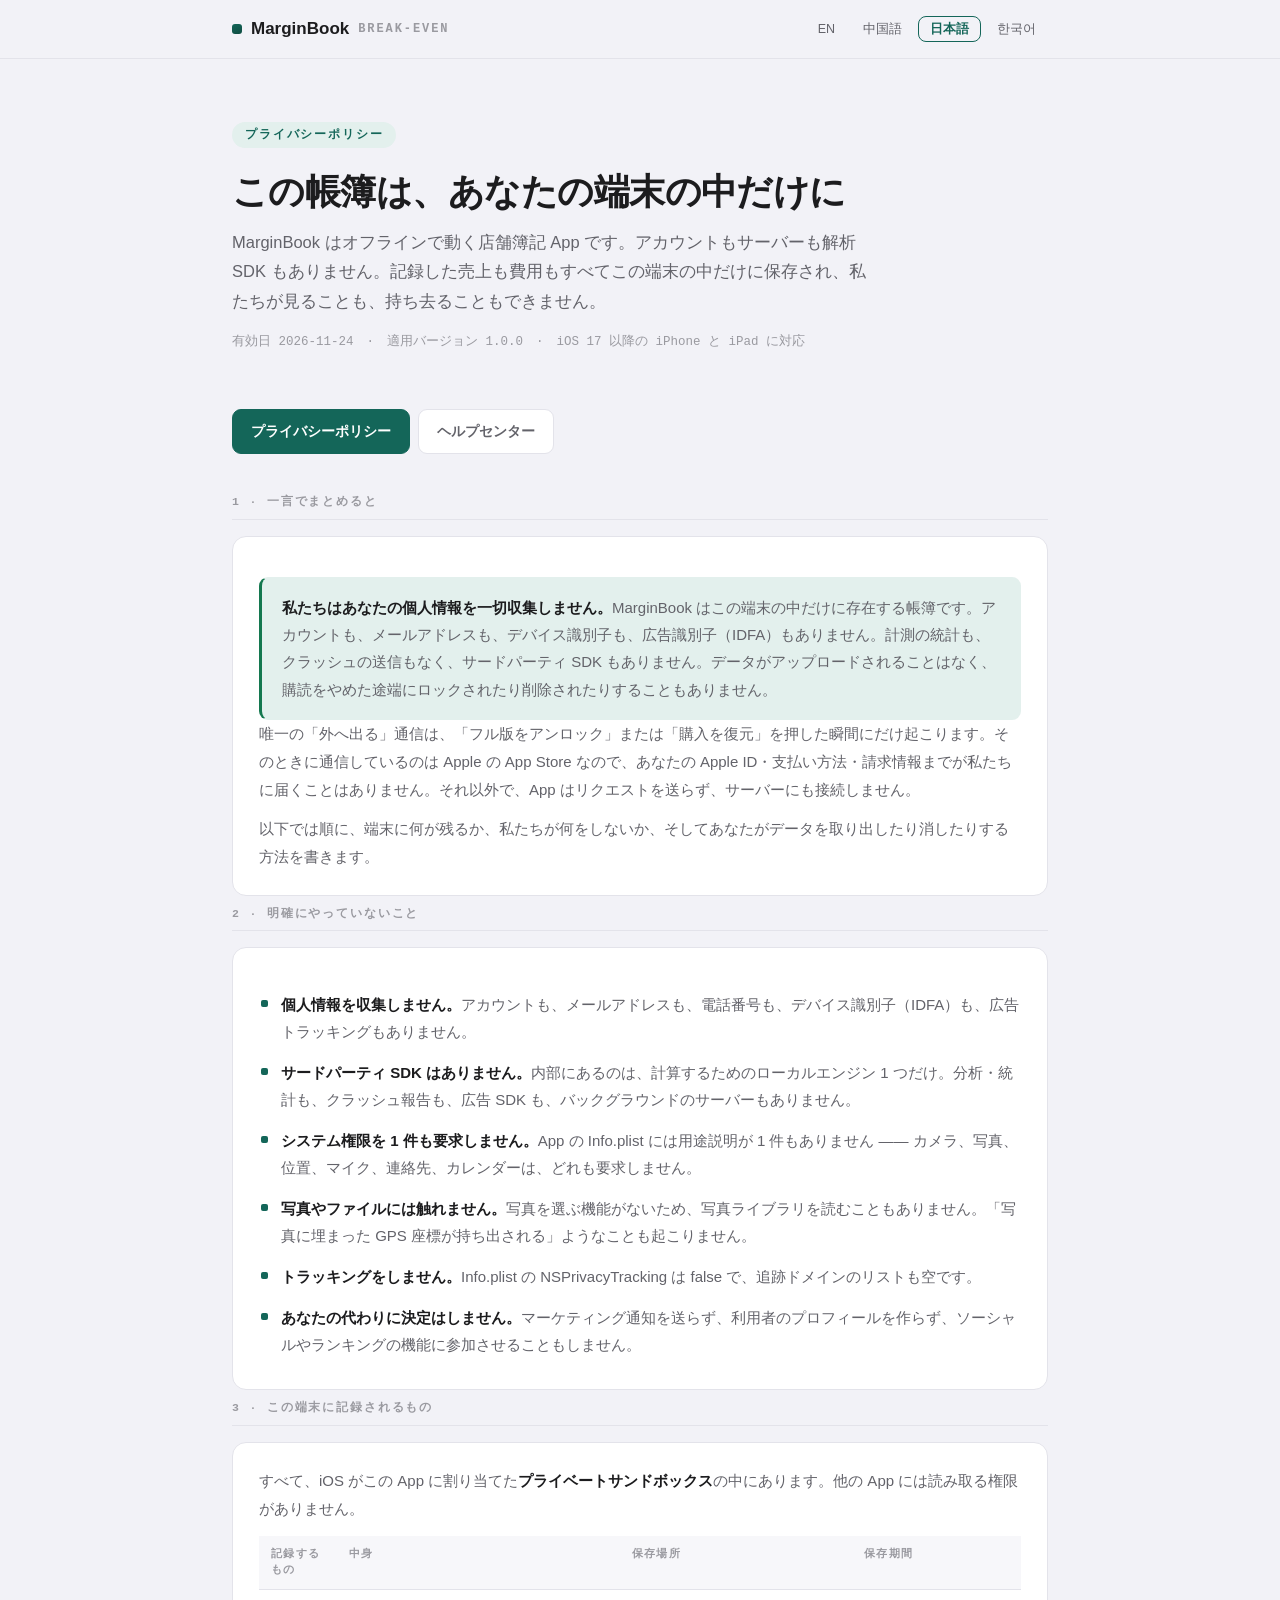
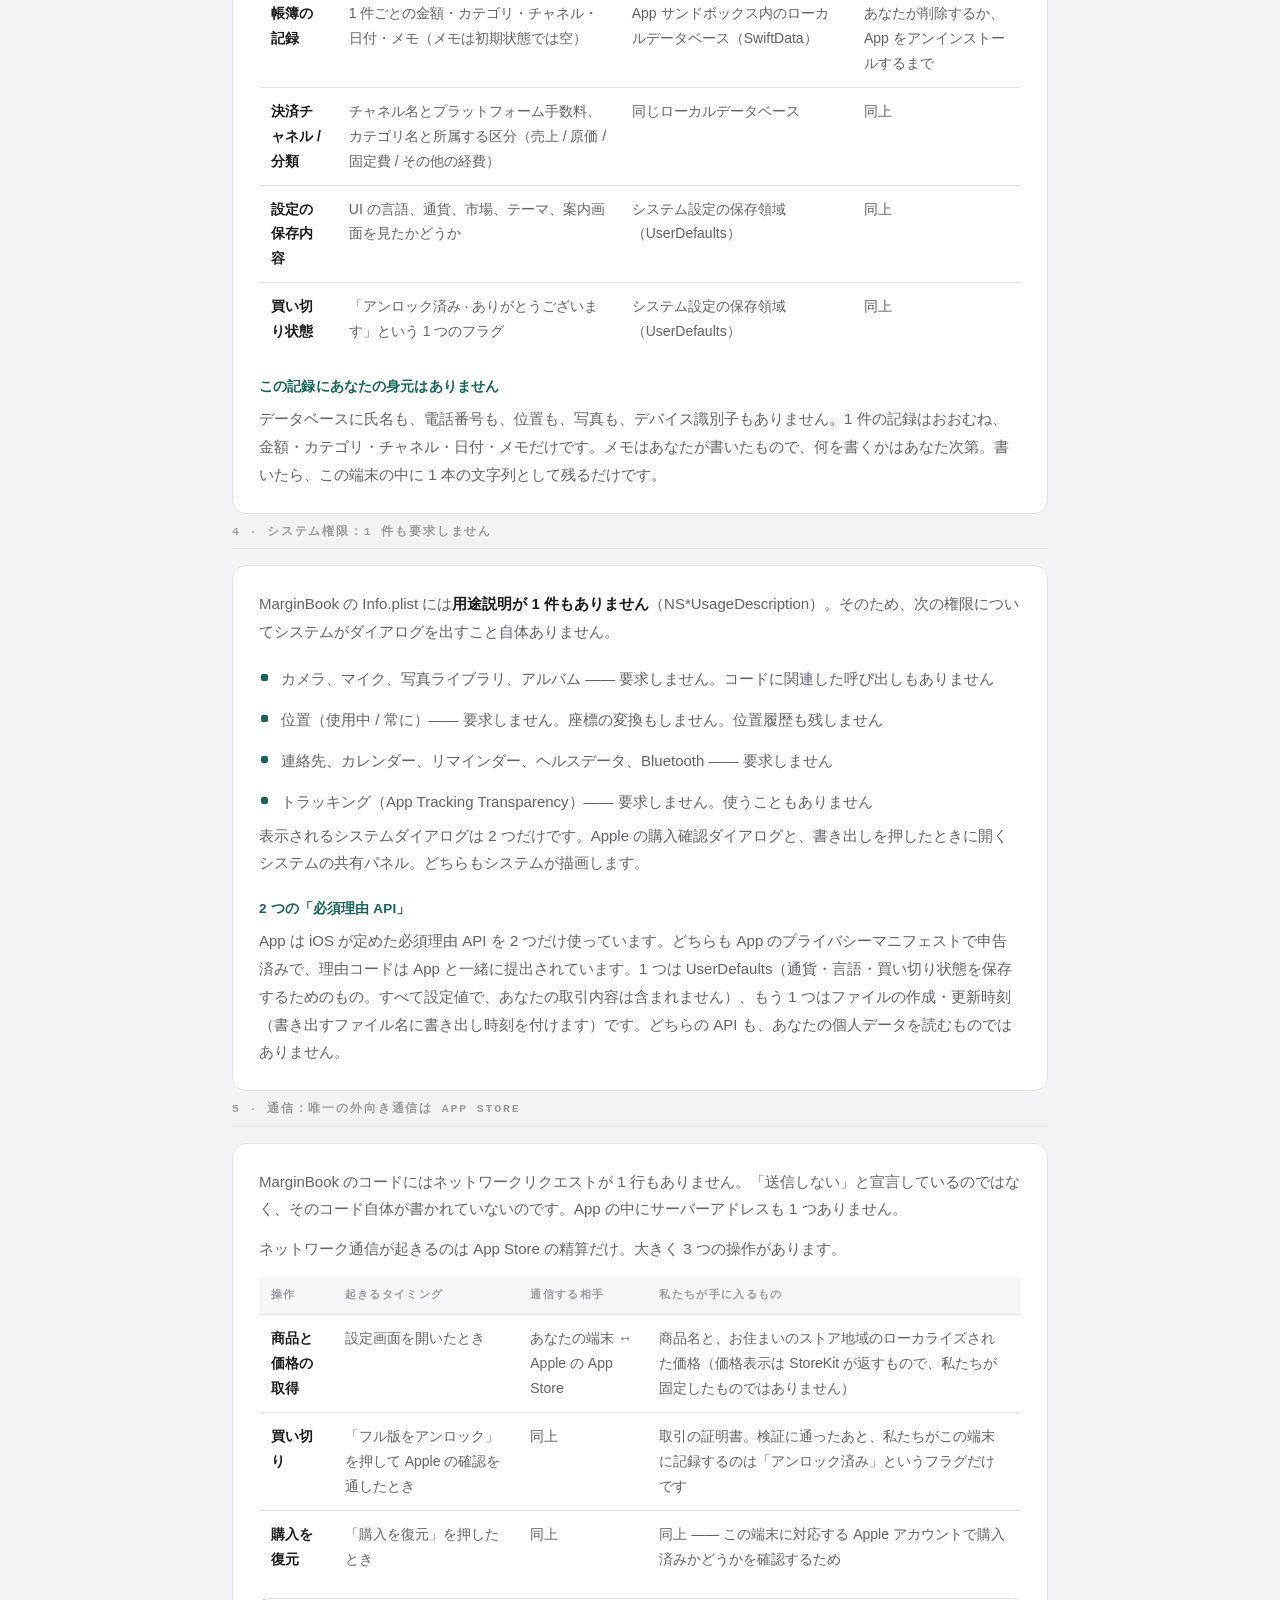
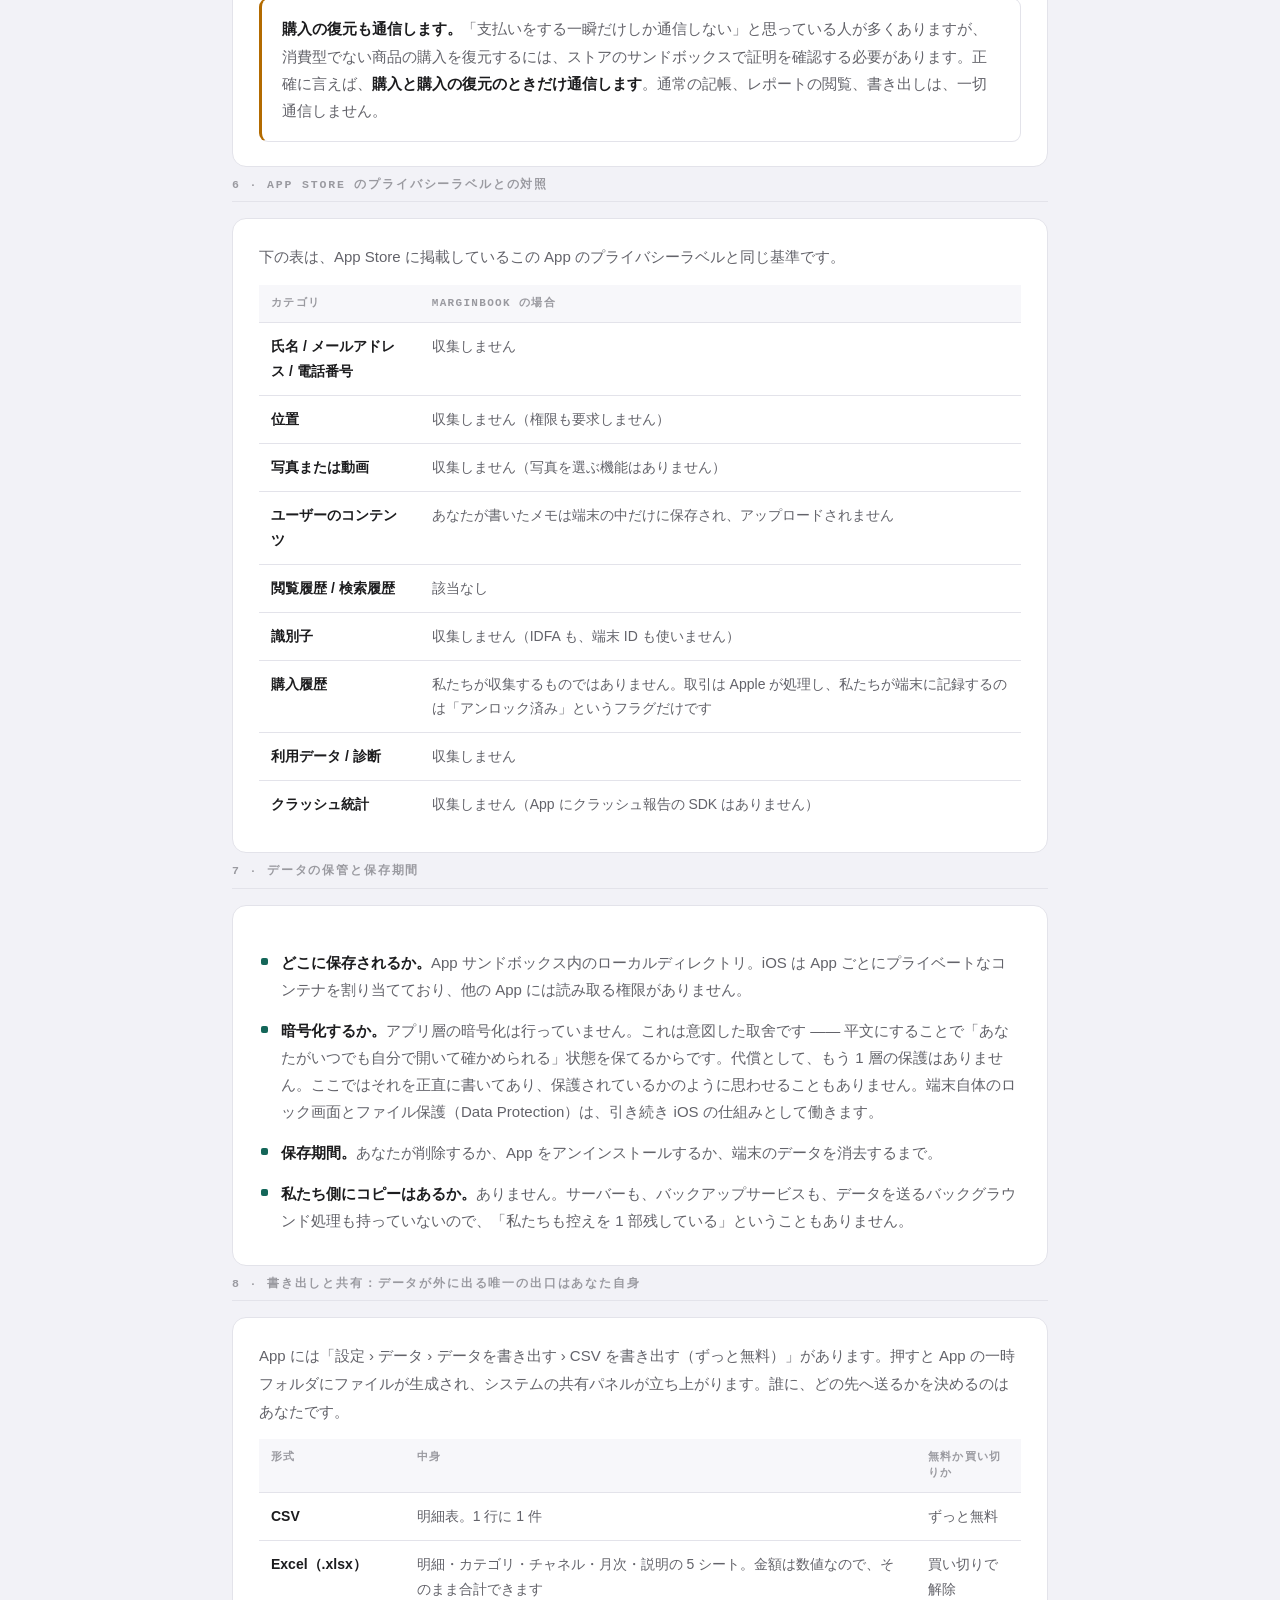
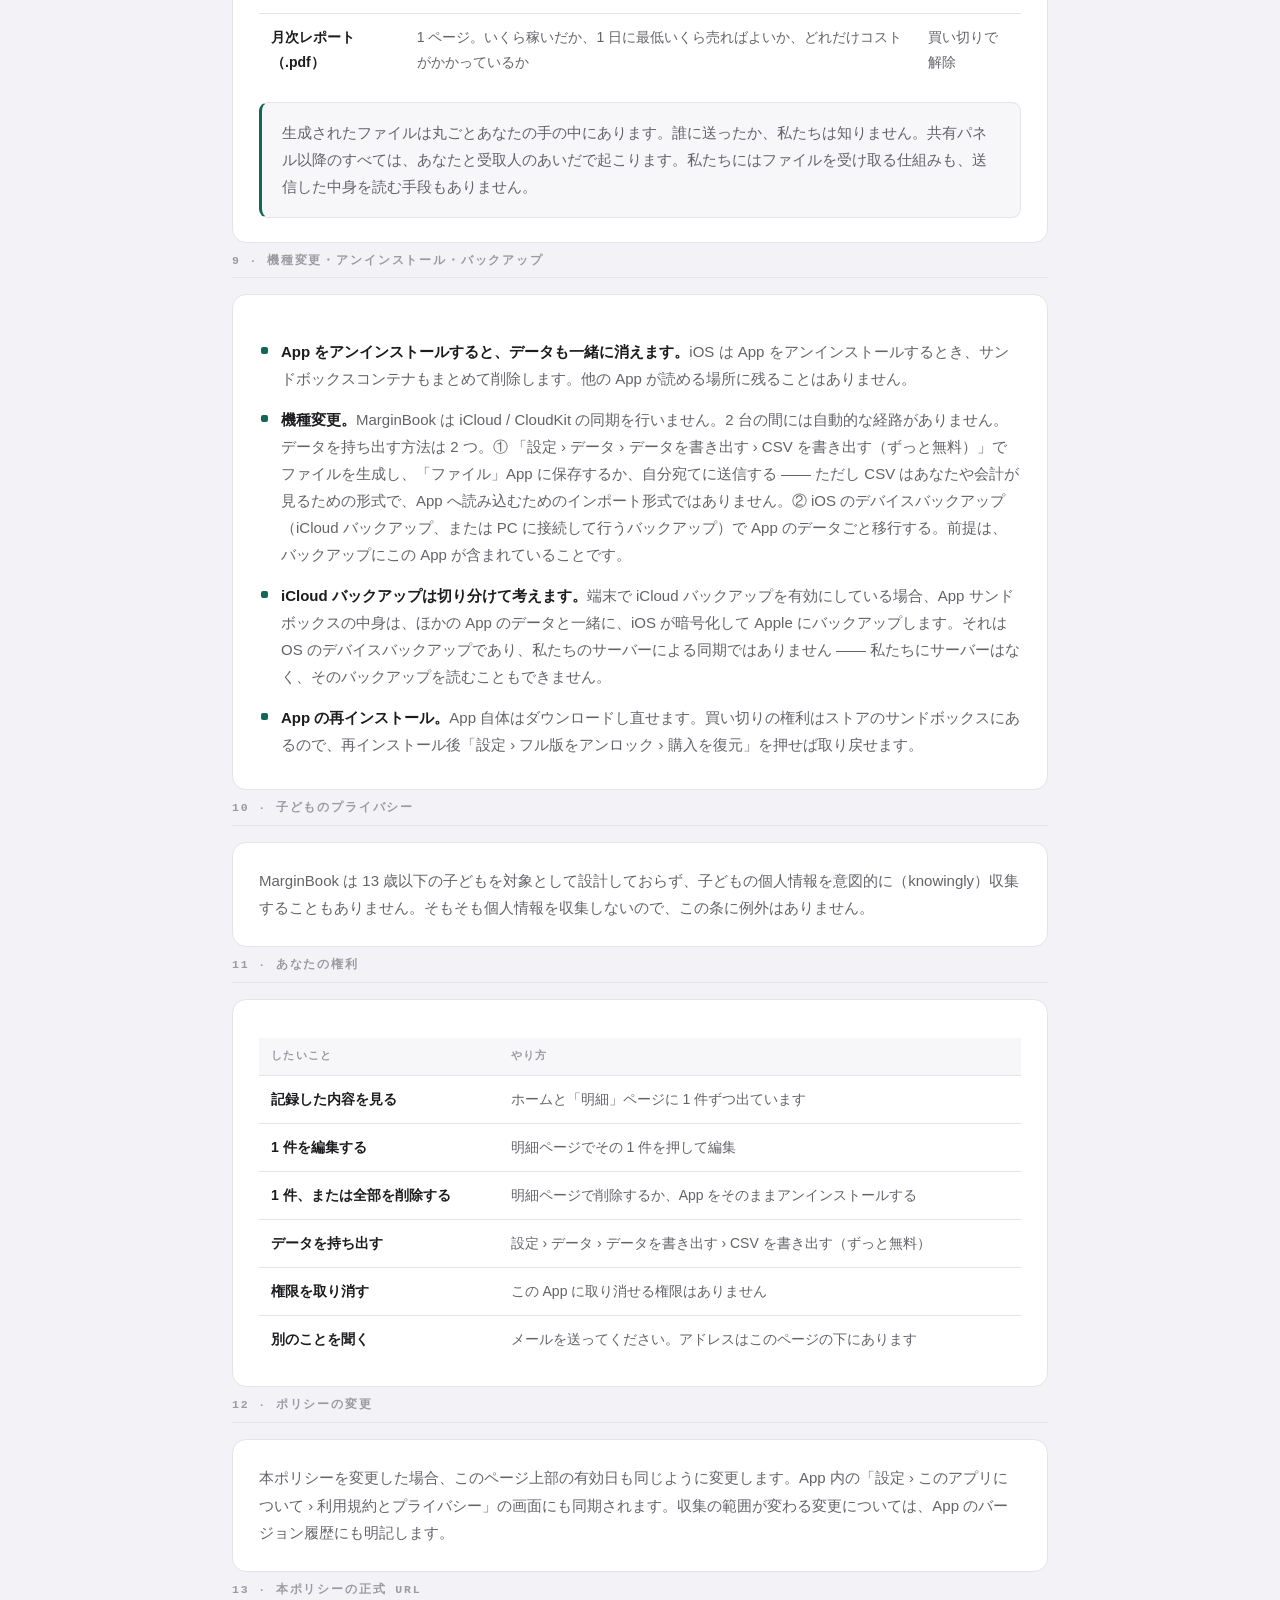
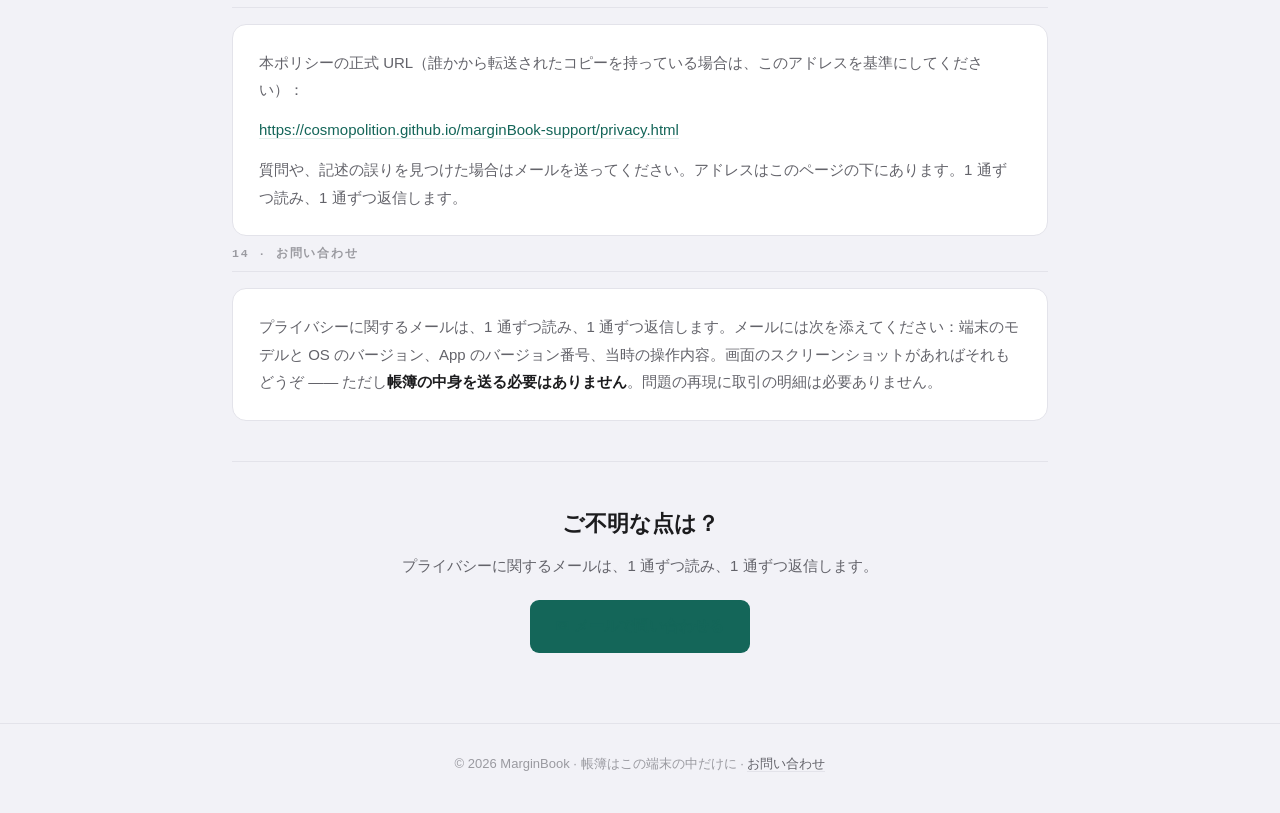
<file: ja/privacy.html>
<!DOCTYPE html>
<html lang="ja">
<head>
  <meta charset="UTF-8">
  <meta name="viewport" content="width=device-width, initial-scale=1.0">
  <meta name="description" content="MarginBook プライバシーポリシー —— 収集せず、アップロードせず、アカウントなし、システム権限も一切要求しません。帳簿はあなたの端末の中だけにあり、唯一の通信は App Store の購入と購入の復元です。">
  <title>プライバシーポリシー — MarginBook</title>
  <link rel="stylesheet" href="../css/style.css">
</head>
<body>

<header>
  <div class="container">
    <a href="support.html" class="logo"><span class="mark"></span>MarginBook<span class="latin">Break-Even</span></a>
    <nav class="lang-switch">
      <a href="../en/privacy.html">EN</a>
      <a href="../zh/privacy.html">中国語</a>
      <a href="#" class="active">日本語</a>
      <a href="../ko/privacy.html">한국어</a>
    </nav>
  </div>
</header>

<main>
  <div class="container">

    <div class="hero">
      <span class="badge">プライバシーポリシー</span>
      <h1>この帳簿は、あなたの端末の中だけに</h1>
      <p>MarginBook はオフラインで動く店舗簿記 App です。アカウントもサーバーも解析 SDK もありません。記録した売上も費用もすべてこの端末の中だけに保存され、私たちが見ることも、持ち去ることもできません。</p>
      <p class="updated">有効日 2026-11-24　·　適用バージョン 1.0.0　·　iOS 17 以降の iPhone と iPad に対応</p>
    </div>

    <nav class="nav-pills">
      <a href="privacy.html" class="active">プライバシーポリシー</a>
      <a href="support.html">ヘルプセンター</a>
    </nav>

    <section>
      <p class="section-title">1 · 一言でまとめると</p>
      <div class="article">
        <div class="highlight-box green">
          <strong>私たちはあなたの個人情報を一切収集しません。</strong>MarginBook はこの端末の中だけに存在する帳簿です。アカウントも、メールアドレスも、デバイス識別子も、広告識別子（IDFA）もありません。計測の統計も、クラッシュの送信もなく、サードパーティ SDK もありません。データがアップロードされることはなく、購読をやめた途端にロックされたり削除されたりすることもありません。
        </div>
        <p>唯一の「外へ出る」通信は、「フル版をアンロック」または「購入を復元」を押した瞬間にだけ起こります。そのときに通信しているのは Apple の App Store なので、あなたの Apple ID・支払い方法・請求情報までが私たちに届くことはありません。それ以外で、App はリクエストを送らず、サーバーにも接続しません。</p>
        <p>以下では順に、端末に何が残るか、私たちが何をしないか、そしてあなたがデータを取り出したり消したりする方法を書きます。</p>
      </div>
    </section>

    <section>
      <p class="section-title">2 · 明確にやっていないこと</p>
      <div class="article">
        <ul>
          <li><strong>個人情報を収集しません。</strong>アカウントも、メールアドレスも、電話番号も、デバイス識別子（IDFA）も、広告トラッキングもありません。</li>
          <li><strong>サードパーティ SDK はありません。</strong>内部にあるのは、計算するためのローカルエンジン 1 つだけ。分析・統計も、クラッシュ報告も、広告 SDK も、バックグラウンドのサーバーもありません。</li>
          <li><strong>システム権限を 1 件も要求しません。</strong>App の Info.plist には用途説明が 1 件もありません —— カメラ、写真、位置、マイク、連絡先、カレンダーは、どれも要求しません。</li>
          <li><strong>写真やファイルには触れません。</strong>写真を選ぶ機能がないため、写真ライブラリを読むこともありません。「写真に埋まった GPS 座標が持ち出される」ようなことも起こりません。</li>
          <li><strong>トラッキングをしません。</strong>Info.plist の NSPrivacyTracking は false で、追跡ドメインのリストも空です。</li>
          <li><strong>あなたの代わりに決定はしません。</strong>マーケティング通知を送らず、利用者のプロフィールを作らず、ソーシャルやランキングの機能に参加させることもしません。</li>
        </ul>
      </div>
    </section>

    <section>
      <p class="section-title">3 · この端末に記録されるもの</p>
      <div class="article">
        <p>すべて、iOS がこの App に割り当てた<strong>プライベートサンドボックス</strong>の中にあります。他の App には読み取る権限がありません。</p>
        <table class="file-table">
          <thead>
            <tr><th>記録するもの</th><th>中身</th><th>保存場所</th><th>保存期間</th></tr>
          </thead>
          <tbody>
            <tr>
              <td>帳簿の記録</td>
              <td>1 件ごとの金額・カテゴリ・チャネル・日付・メモ（メモは初期状態では空）</td>
              <td>App サンドボックス内のローカルデータベース（SwiftData）</td>
              <td>あなたが削除するか、App をアンインストールするまで</td>
            </tr>
            <tr>
              <td>決済チャネル / 分類</td>
              <td>チャネル名とプラットフォーム手数料、カテゴリ名と所属する区分（売上 / 原価 / 固定費 / その他の経費）</td>
              <td>同じローカルデータベース</td>
              <td>同上</td>
            </tr>
            <tr>
              <td>設定の保存内容</td>
              <td>UI の言語、通貨、市場、テーマ、案内画面を見たかどうか</td>
              <td>システム設定の保存領域（UserDefaults）</td>
              <td>同上</td>
            </tr>
            <tr>
              <td>買い切り状態</td>
              <td>「アンロック済み · ありがとうございます」という 1 つのフラグ</td>
              <td>システム設定の保存領域（UserDefaults）</td>
              <td>同上</td>
            </tr>
          </tbody>
        </table>
        <h3>この記録にあなたの身元はありません</h3>
        <p>データベースに氏名も、電話番号も、位置も、写真も、デバイス識別子もありません。1 件の記録はおおむね、金額・カテゴリ・チャネル・日付・メモだけです。メモはあなたが書いたもので、何を書くかはあなた次第。書いたら、この端末の中に 1 本の文字列として残るだけです。</p>
      </div>
    </section>

    <section>
      <p class="section-title">4 · システム権限：1 件も要求しません</p>
      <div class="article">
        <p>MarginBook の Info.plist には<strong>用途説明が 1 件もありません</strong>（NS*UsageDescription）。そのため、次の権限についてシステムがダイアログを出すこと自体ありません。</p>
        <ul>
          <li>カメラ、マイク、写真ライブラリ、アルバム —— 要求しません。コードに関連した呼び出しもありません</li>
          <li>位置（使用中 / 常に）—— 要求しません。座標の変換もしません。位置履歴も残しません</li>
          <li>連絡先、カレンダー、リマインダー、ヘルスデータ、Bluetooth —— 要求しません</li>
          <li>トラッキング（App Tracking Transparency）—— 要求しません。使うこともありません</li>
        </ul>
        <p>表示されるシステムダイアログは 2 つだけです。Apple の購入確認ダイアログと、書き出しを押したときに開くシステムの共有パネル。どちらもシステムが描画します。</p>
        <h3>2 つの「必須理由 API」</h3>
        <p>App は iOS が定めた必須理由 API を 2 つだけ使っています。どちらも App のプライバシーマニフェストで申告済みで、理由コードは App と一緒に提出されています。1 つは UserDefaults（通貨・言語・買い切り状態を保存するためのもの。すべて設定値で、あなたの取引内容は含まれません）、もう 1 つはファイルの作成・更新時刻（書き出すファイル名に書き出し時刻を付けます）です。どちらの API も、あなたの個人データを読むものではありません。</p>
      </div>
    </section>

    <section>
      <p class="section-title">5 · 通信：唯一の外向き通信は App Store</p>
      <div class="article">
        <p>MarginBook のコードにはネットワークリクエストが 1 行もありません。「送信しない」と宣言しているのではなく、そのコード自体が書かれていないのです。App の中にサーバーアドレスも 1 つありません。</p>
        <p>ネットワーク通信が起きるのは App Store の精算だけ。大きく 3 つの操作があります。</p>
        <table class="file-table">
          <thead>
            <tr><th>操作</th><th>起きるタイミング</th><th>通信する相手</th><th>私たちが手に入るもの</th></tr>
          </thead>
          <tbody>
            <tr>
              <td>商品と価格の取得</td>
              <td>設定画面を開いたとき</td>
              <td>あなたの端末 ↔ Apple の App Store</td>
              <td>商品名と、お住まいのストア地域のローカライズされた価格（価格表示は StoreKit が返すもので、私たちが固定したものではありません）</td>
            </tr>
            <tr>
              <td>買い切り</td>
              <td>「フル版をアンロック」を押して Apple の確認を通したとき</td>
              <td>同上</td>
              <td>取引の証明書。検証に通ったあと、私たちがこの端末に記録するのは「アンロック済み」というフラグだけです</td>
            </tr>
            <tr>
              <td>購入を復元</td>
              <td>「購入を復元」を押したとき</td>
              <td>同上</td>
              <td>同上 —— この端末に対応する Apple アカウントで購入済みかどうかを確認するため</td>
            </tr>
          </tbody>
        </table>
        <div class="highlight-box seal">
          <strong>購入の復元も通信します。</strong>「支払いをする一瞬だけしか通信しない」と思っている人が多くありますが、消費型でない商品の購入を復元するには、ストアのサンドボックスで証明を確認する必要があります。正確に言えば、<strong>購入と購入の復元のときだけ通信します</strong>。通常の記帳、レポートの閲覧、書き出しは、一切通信しません。
        </div>
      </div>
    </section>

    <section>
      <p class="section-title">6 · App Store のプライバシーラベルとの対照</p>
      <div class="article">
        <p>下の表は、App Store に掲載しているこの App のプライバシーラベルと同じ基準です。</p>
        <table class="file-table">
          <thead>
            <tr><th>カテゴリ</th><th>MarginBook の場合</th></tr>
          </thead>
          <tbody>
            <tr><td>氏名 / メールアドレス / 電話番号</td><td>収集しません</td></tr>
            <tr><td>位置</td><td>収集しません（権限も要求しません）</td></tr>
            <tr><td>写真または動画</td><td>収集しません（写真を選ぶ機能はありません）</td></tr>
            <tr><td>ユーザーのコンテンツ</td><td>あなたが書いたメモは端末の中だけに保存され、アップロードされません</td></tr>
            <tr><td>閲覧履歴 / 検索履歴</td><td>該当なし</td></tr>
            <tr><td>識別子</td><td>収集しません（IDFA も、端末 ID も使いません）</td></tr>
            <tr><td>購入履歴</td><td>私たちが収集するものではありません。取引は Apple が処理し、私たちが端末に記録するのは「アンロック済み」というフラグだけです</td></tr>
            <tr><td>利用データ / 診断</td><td>収集しません</td></tr>
            <tr><td>クラッシュ統計</td><td>収集しません（App にクラッシュ報告の SDK はありません）</td></tr>
          </tbody>
        </table>
      </div>
    </section>

    <section>
      <p class="section-title">7 · データの保管と保存期間</p>
      <div class="article">
        <ul>
          <li><strong>どこに保存されるか。</strong>App サンドボックス内のローカルディレクトリ。iOS は App ごとにプライベートなコンテナを割り当てており、他の App には読み取る権限がありません。</li>
          <li><strong>暗号化するか。</strong>アプリ層の暗号化は行っていません。これは意図した取舍です —— 平文にすることで「あなたがいつでも自分で開いて確かめられる」状態を保てるからです。代償として、もう 1 層の保護はありません。ここではそれを正直に書いてあり、保護されているかのように思わせることもありません。端末自体のロック画面とファイル保護（Data Protection）は、引き続き iOS の仕組みとして働きます。</li>
          <li><strong>保存期間。</strong>あなたが削除するか、App をアンインストールするか、端末のデータを消去するまで。</li>
          <li><strong>私たち側にコピーはあるか。</strong>ありません。サーバーも、バックアップサービスも、データを送るバックグラウンド処理も持っていないので、「私たちも控えを 1 部残している」ということもありません。</li>
        </ul>
      </div>
    </section>

    <section>
      <p class="section-title">8 · 書き出しと共有：データが外に出る唯一の出口はあなた自身</p>
      <div class="article">
        <p>App には「設定 › データ › データを書き出す › CSV を書き出す（ずっと無料）」があります。押すと App の一時フォルダにファイルが生成され、システムの共有パネルが立ち上がります。誰に、どの先へ送るかを決めるのはあなたです。</p>
        <table class="file-table">
          <thead>
            <tr><th>形式</th><th>中身</th><th>無料か買い切りか</th></tr>
          </thead>
          <tbody>
            <tr>
              <td>CSV</td>
              <td>明細表。1 行に 1 件</td>
              <td>ずっと無料</td>
            </tr>
            <tr>
              <td>Excel（.xlsx）</td>
              <td>明細・カテゴリ・チャネル・月次・説明の 5 シート。金額は数値なので、そのまま合計できます</td>
              <td>買い切りで解除</td>
            </tr>
            <tr>
              <td>月次レポート（.pdf）</td>
              <td>1 ページ。いくら稼いだか、1 日に最低いくら売ればよいか、どれだけコストがかかっているか</td>
              <td>買い切りで解除</td>
            </tr>
          </tbody>
        </table>
        <div class="highlight-box">
          生成されたファイルは丸ごとあなたの手の中にあります。誰に送ったか、私たちは知りません。共有パネル以降のすべては、あなたと受取人のあいだで起こります。私たちにはファイルを受け取る仕組みも、送信した中身を読む手段もありません。
        </div>
      </div>
    </section>

    <section>
      <p class="section-title">9 · 機種変更・アンインストール・バックアップ</p>
      <div class="article">
        <ul>
          <li><strong>App をアンインストールすると、データも一緒に消えます。</strong>iOS は App をアンインストールするとき、サンドボックスコンテナもまとめて削除します。他の App が読める場所に残ることはありません。</li>
          <li><strong>機種変更。</strong>MarginBook は iCloud / CloudKit の同期を行いません。2 台の間には自動的な経路がありません。データを持ち出す方法は 2 つ。① 「設定 › データ › データを書き出す › CSV を書き出す（ずっと無料）」でファイルを生成し、「ファイル」App に保存するか、自分宛てに送信する —— ただし CSV はあなたや会計が見るための形式で、App へ読み込むためのインポート形式ではありません。② iOS のデバイスバックアップ（iCloud バックアップ、または PC に接続して行うバックアップ）で App のデータごと移行する。前提は、バックアップにこの App が含まれていることです。</li>
          <li><strong>iCloud バックアップは切り分けて考えます。</strong>端末で iCloud バックアップを有効にしている場合、App サンドボックスの中身は、ほかの App のデータと一緒に、iOS が暗号化して Apple にバックアップします。それは OS のデバイスバックアップであり、私たちのサーバーによる同期ではありません —— 私たちにサーバーはなく、そのバックアップを読むこともできません。</li>
          <li><strong>App の再インストール。</strong>App 自体はダウンロードし直せます。買い切りの権利はストアのサンドボックスにあるので、再インストール後「設定 › フル版をアンロック › 購入を復元」を押せば取り戻せます。</li>
        </ul>
      </div>
    </section>

    <section>
      <p class="section-title">10 · 子どものプライバシー</p>
      <div class="article">
        <p>MarginBook は 13 歳以下の子どもを対象として設計しておらず、子どもの個人情報を意図的に（knowingly）収集することもありません。そもそも個人情報を収集しないので、この条に例外はありません。</p>
      </div>
    </section>

    <section>
      <p class="section-title">11 · あなたの権利</p>
      <div class="article">
        <table class="file-table">
          <thead>
            <tr><th>したいこと</th><th>やり方</th></tr>
          </thead>
          <tbody>
            <tr><td>記録した内容を見る</td><td>ホームと「明細」ページに 1 件ずつ出ています</td></tr>
            <tr><td>1 件を編集する</td><td>明細ページでその 1 件を押して編集</td></tr>
            <tr><td>1 件、または全部を削除する</td><td>明細ページで削除するか、App をそのままアンインストールする</td></tr>
            <tr><td>データを持ち出す</td><td>設定 › データ › データを書き出す › CSV を書き出す（ずっと無料）</td></tr>
            <tr><td>権限を取り消す</td><td>この App に取り消せる権限はありません</td></tr>
            <tr><td>別のことを聞く</td><td>メールを送ってください。アドレスはこのページの下にあります</td></tr>
          </tbody>
        </table>
      </div>
    </section>

    <section>
      <p class="section-title">12 · ポリシーの変更</p>
      <div class="article">
        <p>本ポリシーを変更した場合、このページ上部の有効日も同じように変更します。App 内の「設定 › このアプリについて › 利用規約とプライバシー」の画面にも同期されます。収集の範囲が変わる変更については、App のバージョン履歴にも明記します。</p>
      </div>
    </section>

    <section>
      <p class="section-title">13 · 本ポリシーの正式 URL</p>
      <div class="article">
        <p>本ポリシーの正式 URL（誰かから転送されたコピーを持っている場合は、このアドレスを基準にしてください）：</p>
        <p><a href="https://cosmopolition.github.io/marginBook-support/privacy.html">https://cosmopolition.github.io/marginBook-support/privacy.html</a></p>
        <p>質問や、記述の誤りを見つけた場合はメールを送ってください。アドレスはこのページの下にあります。1 通ずつ読み、1 通ずつ返信します。</p>
      </div>
    </section>

    <section>
      <p class="section-title">14 · お問い合わせ</p>
      <div class="article">
        <p>プライバシーに関するメールは、1 通ずつ読み、1 通ずつ返信します。メールには次を添えてください：端末のモデルと OS のバージョン、App のバージョン番号、当時の操作内容。画面のスクリーンショットがあればそれもどうぞ —— ただし<strong>帳簿の中身を送る必要はありません</strong>。問題の再現に取引の明細は必要ありません。</p>
      </div>
    </section>

    <div class="divider"></div>

    <div class="contact-section">
      <h2>ご不明な点は？</h2>
      <p>プライバシーに関するメールは、1 通ずつ読み、1 通ずつ返信します。</p>
      <a href="mailto:peer2peer.wang@gmail.com" class="contact-btn">✉ メールで問い合わせる</a>
    </div>

  </div>
</main>

<footer>
  <div class="container">
    <p>© 2026 MarginBook · 帳簿はこの端末の中だけに · <a href="mailto:peer2peer.wang@gmail.com">お問い合わせ</a></p>
  </div>
</footer>

</body>
</html>
</file>
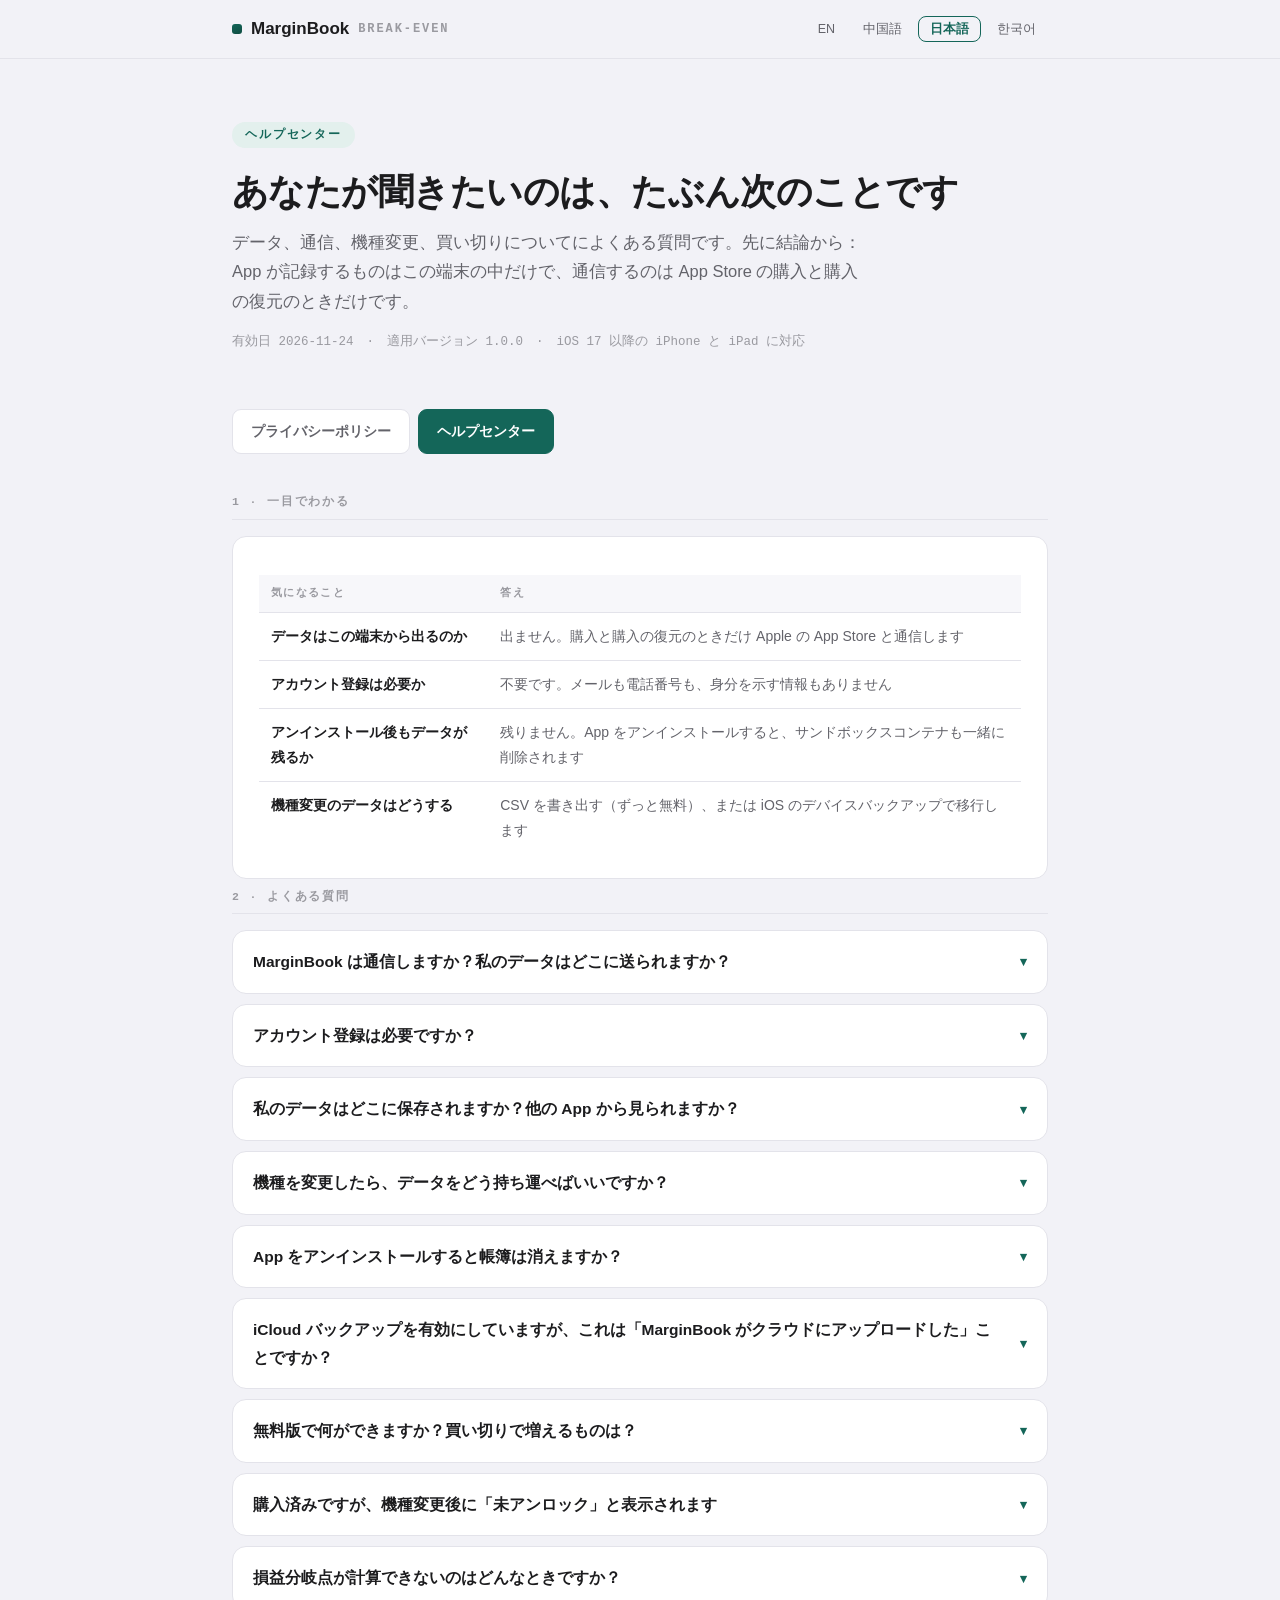
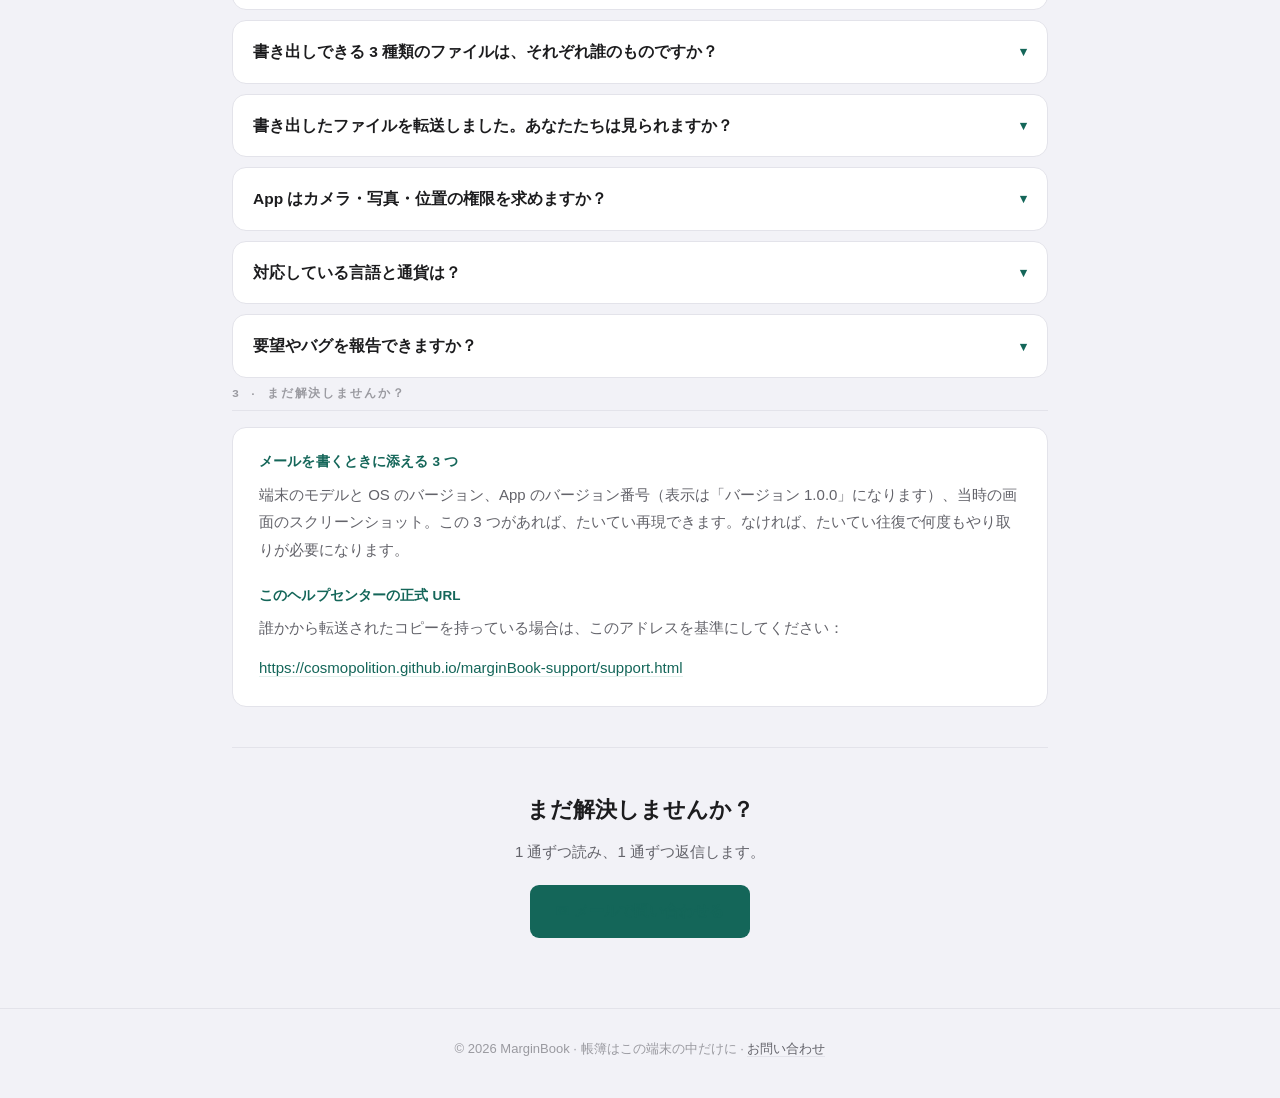
<file: ja/support.html>
<!DOCTYPE html>
<html lang="ja">
<head>
  <meta charset="UTF-8">
  <meta name="viewport" content="width=device-width, initial-scale=1.0">
  <meta name="description" content="MarginBook ヘルプセンター —— 通信するか、データはどこにあるか、機種変更はどうする、買い切りで何が開くのか、損益分岐点が計算できない理由。">
  <title>ヘルプセンター — MarginBook</title>
  <link rel="stylesheet" href="../css/style.css">
</head>
<body>

<header>
  <div class="container">
    <a href="support.html" class="logo"><span class="mark"></span>MarginBook<span class="latin">Break-Even</span></a>
    <nav class="lang-switch">
      <a href="../en/support.html">EN</a>
      <a href="../zh/support.html">中国語</a>
      <a href="#" class="active">日本語</a>
      <a href="../ko/support.html">한국어</a>
    </nav>
  </div>
</header>

<main>
  <div class="container">

    <div class="hero">
      <span class="badge">ヘルプセンター</span>
      <h1>あなたが聞きたいのは、たぶん次のことです</h1>
      <p>データ、通信、機種変更、買い切りについてによくある質問です。先に結論から：App が記録するものはこの端末の中だけで、通信するのは App Store の購入と購入の復元のときだけです。</p>
      <p class="updated">有効日 2026-11-24　·　適用バージョン 1.0.0　·　iOS 17 以降の iPhone と iPad に対応</p>
    </div>

    <nav class="nav-pills">
      <a href="privacy.html">プライバシーポリシー</a>
      <a href="support.html" class="active">ヘルプセンター</a>
    </nav>

    <section>
      <p class="section-title">1 · 一目でわかる</p>
      <div class="article">
        <table class="file-table">
          <thead>
            <tr><th>気になること</th><th>答え</th></tr>
          </thead>
          <tbody>
            <tr><td>データはこの端末から出るのか</td><td>出ません。購入と購入の復元のときだけ Apple の App Store と通信します</td></tr>
            <tr><td>アカウント登録は必要か</td><td>不要です。メールも電話番号も、身分を示す情報もありません</td></tr>
            <tr><td>アンインストール後もデータが残るか</td><td>残りません。App をアンインストールすると、サンドボックスコンテナも一緒に削除されます</td></tr>
            <tr><td>機種変更のデータはどうする</td><td>CSV を書き出す（ずっと無料）、または iOS のデバイスバックアップで移行します</td></tr>
          </tbody>
        </table>
      </div>
    </section>

    <section>
      <p class="section-title">2 · よくある質問</p>

      <details class="faq-item">
        <summary>MarginBook は通信しますか？私のデータはどこに送られますか？<span class="arrow">▾</span></summary>
        <div class="answer">
          <p>普段は通信しません。App のコードにはネットワークリクエストが一切なく、記帳も、レポートの閲覧も、損益分岐点の計算も、書き出しも、すべてこの端末の中で終わります。</p>
          <p>通信するのは App Store に関する 3 つの操作だけです。設定画面を開いたときに商品と価格を取りに行く 1 回、「フル版をアンロック」を押して購入を開始する 1 回、「購入を復元」を押してストアのサンドボックスで証明書を確認する 1 回。いずれも Apple のシステムフレームワークが行うもので、あなたの Apple ID・支払い方法・請求情報が私たちに届くことはありません。</p>
          <p><strong>帳簿の中身が、この端末から外れたことは 1 度もありません。</strong></p>
        </div>
      </details>

      <details class="faq-item">
        <summary>アカウント登録は必要ですか？<span class="arrow">▾</span></summary>
        <div class="answer">
          <p>必要ありません。メールも電話番号も、身分を示す情報も要りません。ダウンロードしてすぐに使えます。閉じてまた開いても、帳簿はそのまま残っています。</p>
          <p>App にログインもクラウドアカウントも、「登録してから使う」というステップもありません。</p>
        </div>
      </details>

      <details class="faq-item">
        <summary>私のデータはどこに保存されますか？他の App から見られますか？<span class="arrow">▾</span></summary>
        <div class="answer">
          <p>iOS がこの App に割り当てた<strong>プライベートサンドボックス</strong>の中に保存されます。同じ App の帳簿、チャネル、カテゴリ、設定は、このコンテナの中に収まっています。</p>
          <p>他の App に読み取る権限はなく、MarginBook がそれをアップロードする経路もありません。だから「他の App が私の明細を見る」ようなことは、この App では起こりません。</p>
        </div>
      </details>

      <details class="faq-item">
        <summary>機種を変更したら、データをどう持ち運べばいいですか？<span class="arrow">▾</span></summary>
        <div class="answer">
          <p>MarginBook はクラウド同期を行いません。2 台の間には自動的な経路がありません。方法は 2 つ。</p>
          <p>① <strong>CSV を書き出す</strong>：設定 › データ › データを書き出す › CSV を書き出す（ずっと無料）で生成したファイルを「ファイル」App に保存するか、自分宛てに送信します。CSV はあなたや会計が見るための形式で、App へ読み込むためのインポート形式ではない点に注意してください。機種変更後のデータは、次の方法を使う必要があります。</p>
          <p>② <strong>iOS のデバイスバックアップを利用する</strong>：iCloud バックアップ、または PC に接続して行うバックアップで App のデータごと移行します。前提は、バックアップにこの App が含まれていることです。</p>
        </div>
      </details>

      <details class="faq-item">
        <summary>App をアンインストールすると帳簿は消えますか？<span class="arrow">▾</span></summary>
        <div class="answer">
          <p>消えます。iOS は App をアンインストールするとき、サンドボックスコンテナも一緒に削除します。</p>
          <p>これは「データは端末の中だけ」ということの代償です。隠さず、ここに書いています。大事なデータはあらかじめ CSV を書き出しておく半分を。</p>
        </div>
      </details>

      <details class="faq-item">
        <summary>iCloud バックアップを有効にしていますが、これは「MarginBook がクラウドにアップロードした」ことですか？<span class="arrow">▾</span></summary>
        <div class="answer">
          <p>違います。あれは<strong>OS のデバイスバックアップ</strong>です。iCloud バックアップを有効にしている場合、App サンドボックス内のファイルは、ほかの App のデータと一緒に iOS が暗号化して Apple にバックアップします。</p>
          <p>MarginBook 自身にサーバーも、バックアップサービスも、バックグラウンドの同期処理もありません。私たちはそのバックアップを見ることもできず、ほかの経路で入手することもできません。</p>
        </div>
      </details>

      <details class="faq-item">
        <summary>無料版で何ができますか？買い切りで増えるものは？<span class="arrow">▾</span></summary>
        <div class="answer">
          <p><strong>ずっと無料 3 つ：</strong>記帳（件数は無制限）、CSV の書き出し、損益分岐点と粗利・純利および過去分の閲覧。この 3 つは、買い切りしていないからといって消えません。</p>
          <p><strong>買い切りで解禁される 3 つ：</strong>Excel の複数シート書き出し、1 ページの月次レポート PDF、そして決済チャネルとカテゴリのカスタマイズ（買い切り後は、設定画面に「設定 › 記帳 › 決済チャネル / 分類」というまとまりが現れます）。</p>
          <p>買い切りは<strong>一度きり</strong>で、購読ではなく、期限も切れず、サポートの終了や値上げを理由に取り消されることもありません。価格は App Store の表示に従ってください。</p>
        </div>
      </details>

      <details class="faq-item">
        <summary>購入済みですが、機種変更後に「未アンロック」と表示されます<span class="arrow">▾</span></summary>
        <div class="answer">
          <p>設定 › フル版をアンロック › 購入を復元 を押してください。</p>
          <p>消費型でない商品の証明書はストアのサンドボックスにあるので、復元しないままでは購入が無駄になります。復元のときに 1 回だけ通信して確認します。これは「購入を復元」を設定画面の目につきやすい位置に置いている理由でもあります。</p>
        </div>
      </details>

      <details class="faq-item">
        <summary>損益分岐点が計算できないのはどんなときですか？<span class="arrow">▾</span></summary>
        <div class="answer">
          <p>壊れているのではなく、実際に計算できないだけです。App はどの条件に合っているかをそのまま表示します。その場しのぎの数字を作ることはありません。4 つの場合があります。</p>
          <p>① <strong>今月の記録がまだない</strong> —— まず数件記録してください。<br>② <strong>売上の記録がまだない</strong> —— 実収がなければ損益分岐点の話になりません。<br>③ <strong>粗利がマイナス</strong> —— 今は売るほど赤字です。コスト構造を整理しましょう。<br>④ <strong>固定費を入力していない</strong> —— 出店料、家賃、人件費などは「固定費」カテゴリで 1 件記録すると、損益分岐点には分母ができます。</p>
          <p>計算されると、ホームには主単位に切り上げた値が表示されます（例：¥362.77 は ¥363.00 と表示）。「あといくら必要か」も切り上げ後の線で計算しています —— だから、表示される差額は必ず埋められます。</p>
        </div>
      </details>

      <details class="faq-item">
        <summary>書き出しできる 3 種類のファイルは、それぞれ誰のものですか？<span class="arrow">▾</span></summary>
        <div class="answer">
          <p><strong>CSV</strong> —— 明細表。1 行に 1 件。会計に見せる用、あるいは自分で確認する用です。<strong>ずっと無料</strong>。</p>
          <p><strong>Excel（.xlsx）</strong> —— 明細・カテゴリ・チャネル・月次・説明の 5 シート。金額は数値なのでそのまま合計でき、引き継いで表を作り直したい人向けです。<strong>買い切りで解除</strong>。</p>
          <p><strong>月次レポート（.pdf）</strong> —— 1 ページ。いくら稼いだか、1 日に最低いくら売ればよいか、どれだけコストがかかっているか。自分で振り返る用にも、店主や家族に見せる用にも。<strong>買い切りで解除</strong>。</p>
        </div>
      </details>

      <details class="faq-item">
        <summary>書き出したファイルを転送しました。あなたたちは見られますか？<span class="arrow">▾</span></summary>
        <div class="answer">
          <p>見られません。書き出しは App の一時フォルダにファイルを生成し、システムの共有パネルが立ち上がるまでです。その後のすべては、あなたと受取人のあいだで起こります。</p>
          <p>私たちにサーバーはなく、ファイルを受け取る仕組みもありません。</p>
        </div>
      </details>

      <details class="faq-item">
        <summary>App はカメラ・写真・位置の権限を求めますか？<span class="arrow">▾</span></summary>
        <div class="answer">
          <p>求めません。App の Info.plist には用途説明が 1 件もなく、コードにもカメラ・アルバム・位置に関する呼び出しはありません。</p>
          <p>表示されるシステムダイアログは、Apple の購入確認ダイアログと、書き出しを押したときに開く共有パネルだけです。</p>
        </div>
      </details>

      <details class="faq-item">
        <summary>対応している言語と通貨は？<span class="arrow">▾</span></summary>
        <div class="answer">
          <p>UI は中文・English・日本語・한국어 の 4 言語に対応しています。設定 › 一般 › 言語 / 通貨 / 市場 でいつでも切り替えられ、すぐに反映されます。</p>
          <p>通貨は既定ではストアの市場に従いますが、固定することもできます（設定 › 一般 › 通貨）。さらに「市場」は独立した項目です：<strong>チャネルとコスト構成は、画面表示の言語ではなく、あなたが商いをしている場所に従います</strong> —— 日本語の画面を使っていても、欧米の市場を計算していることがあります。</p>
        </div>
      </details>

      <details class="faq-item">
        <summary>要望やバグを報告できますか？<span class="arrow">▾</span></summary>
        <div class="answer">
          <p>できます。メールを送ってください。アドレスはこのページの下にあります。</p>
          <p>次を添えてください：端末のモデルと OS のバージョン、App のバージョン番号、当時の操作内容。画面のスクリーンショットがあれば、それもお送りください。<strong>ただし帳簿の中身を送る必要はありません</strong> —— 問題の再現に取引の明細は必要ありません。</p>
        </div>
      </details>
    </section>

    <section>
      <p class="section-title">3 · まだ解決しませんか？</p>
      <div class="article">
        <h3>メールを書くときに添える 3 つ</h3>
        <p>端末のモデルと OS のバージョン、App のバージョン番号（表示は「バージョン 1.0.0」になります）、当時の画面のスクリーンショット。この 3 つがあれば、たいてい再現できます。なければ、たいてい往復で何度もやり取りが必要になります。</p>
        <h3>このヘルプセンターの正式 URL</h3>
        <p>誰かから転送されたコピーを持っている場合は、このアドレスを基準にしてください：</p>
        <p><a href="https://cosmopolition.github.io/marginBook-support/support.html">https://cosmopolition.github.io/marginBook-support/support.html</a></p>
      </div>
    </section>

    <div class="divider"></div>

    <div class="contact-section">
      <h2>まだ解決しませんか？</h2>
      <p>1 通ずつ読み、1 通ずつ返信します。</p>
      <a href="mailto:peer2peer.wang@gmail.com" class="contact-btn">✉ メールで問い合わせる</a>
    </div>

  </div>
</main>

<footer>
  <div class="container">
    <p>© 2026 MarginBook · 帳簿はこの端末の中だけに · <a href="mailto:peer2peer.wang@gmail.com">お問い合わせ</a></p>
  </div>
</footer>

</body>
</html>
</file>
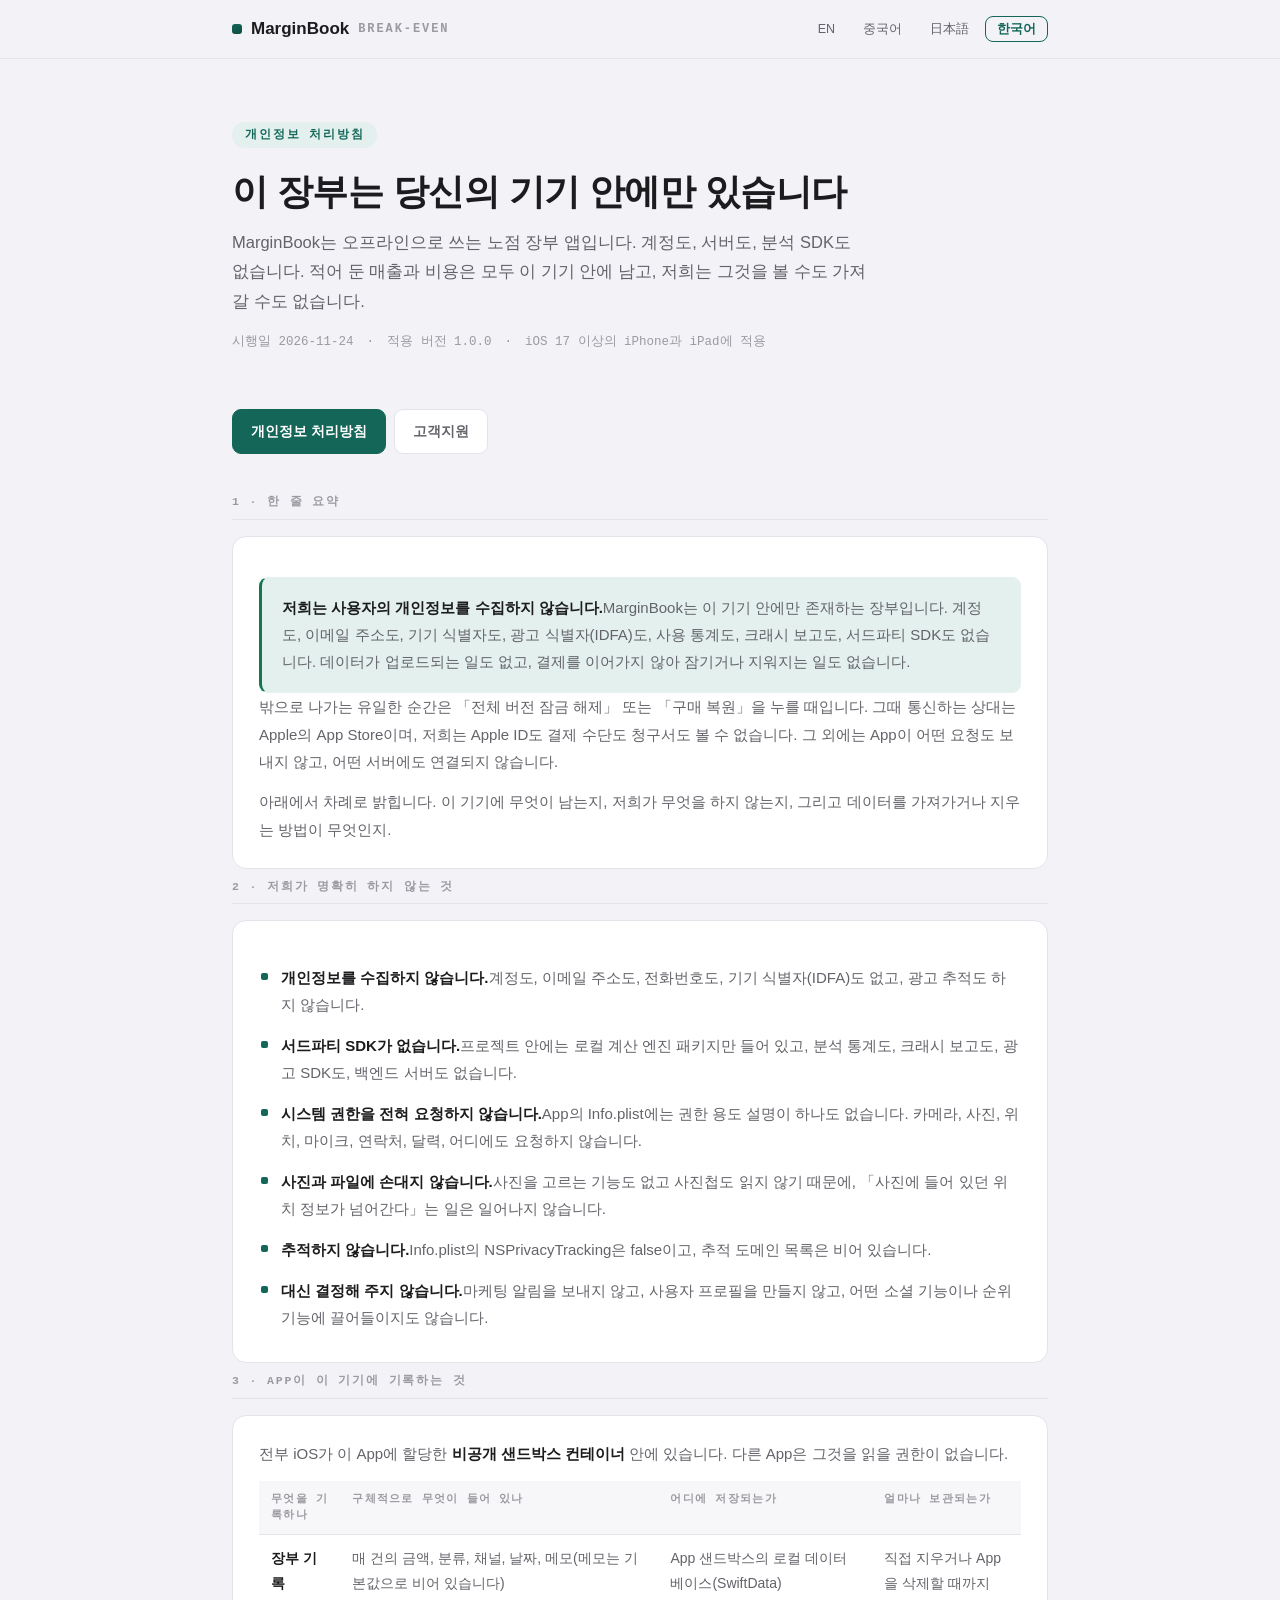
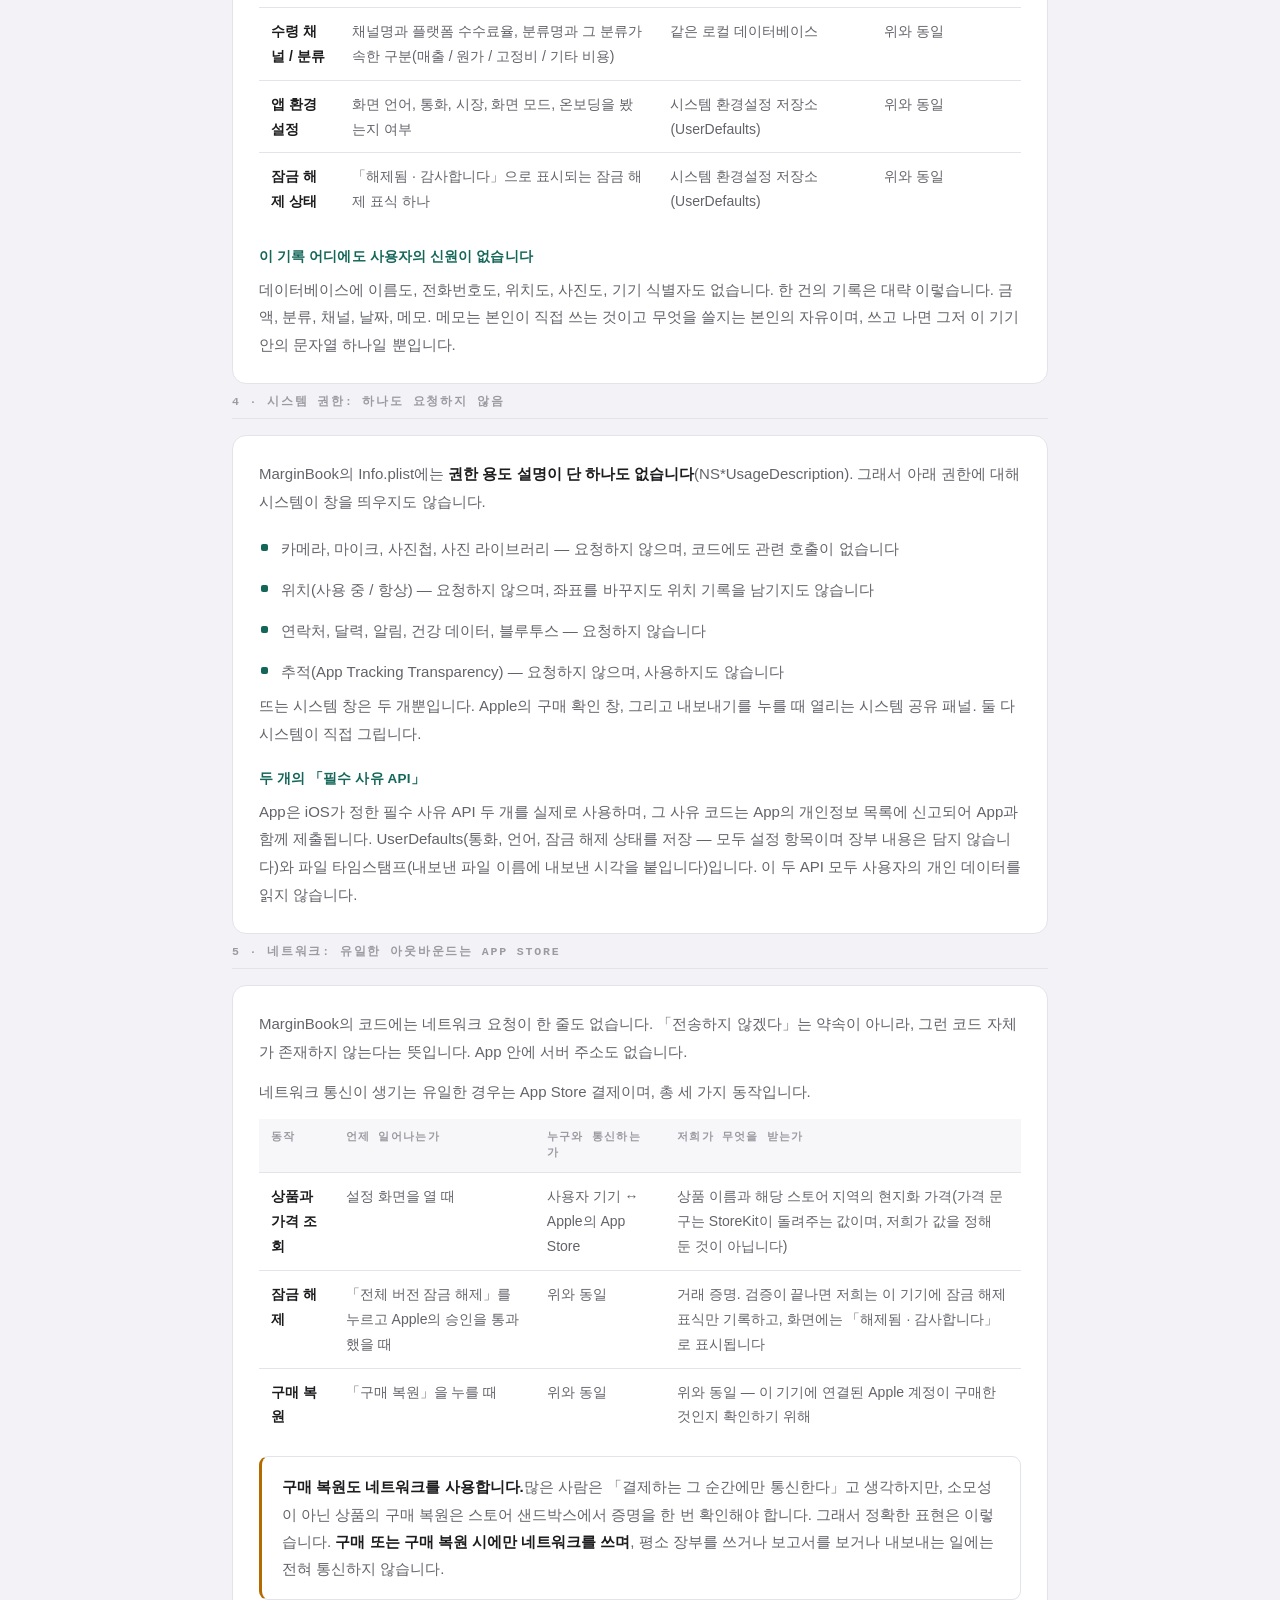
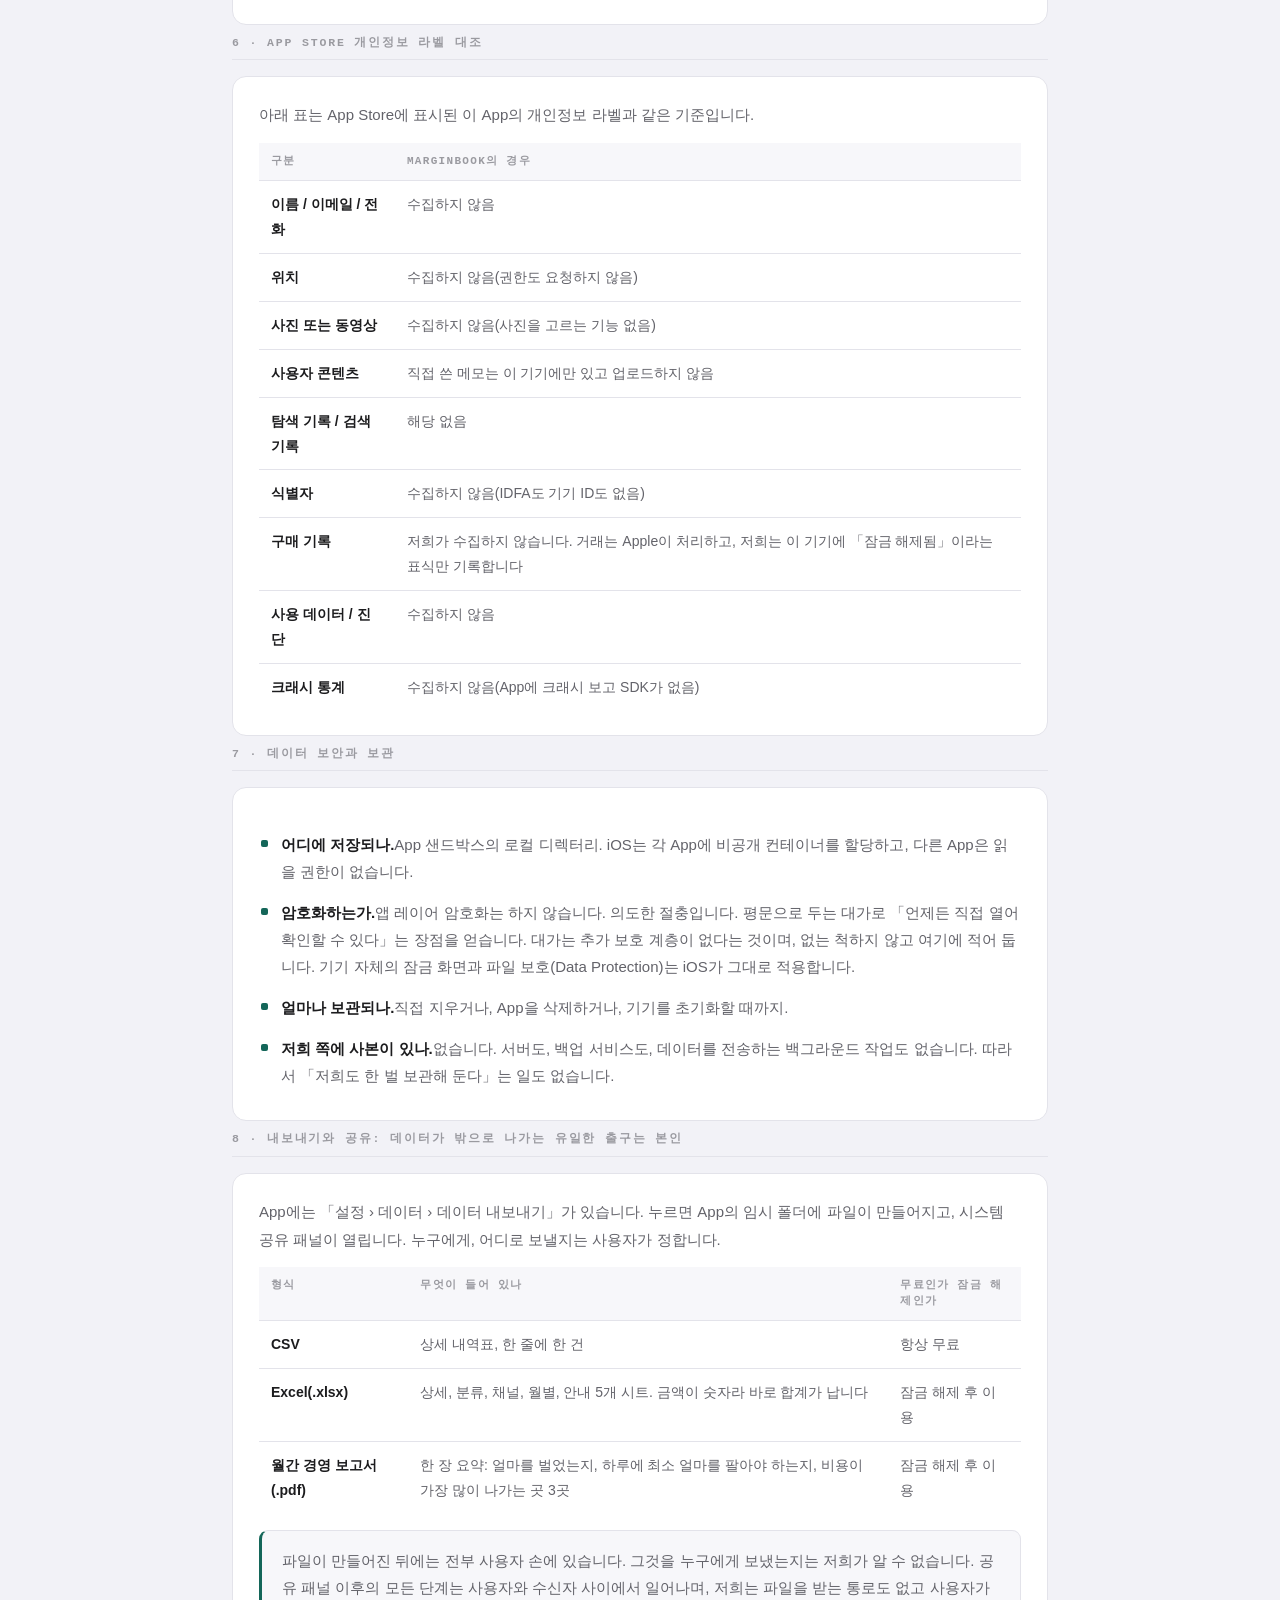
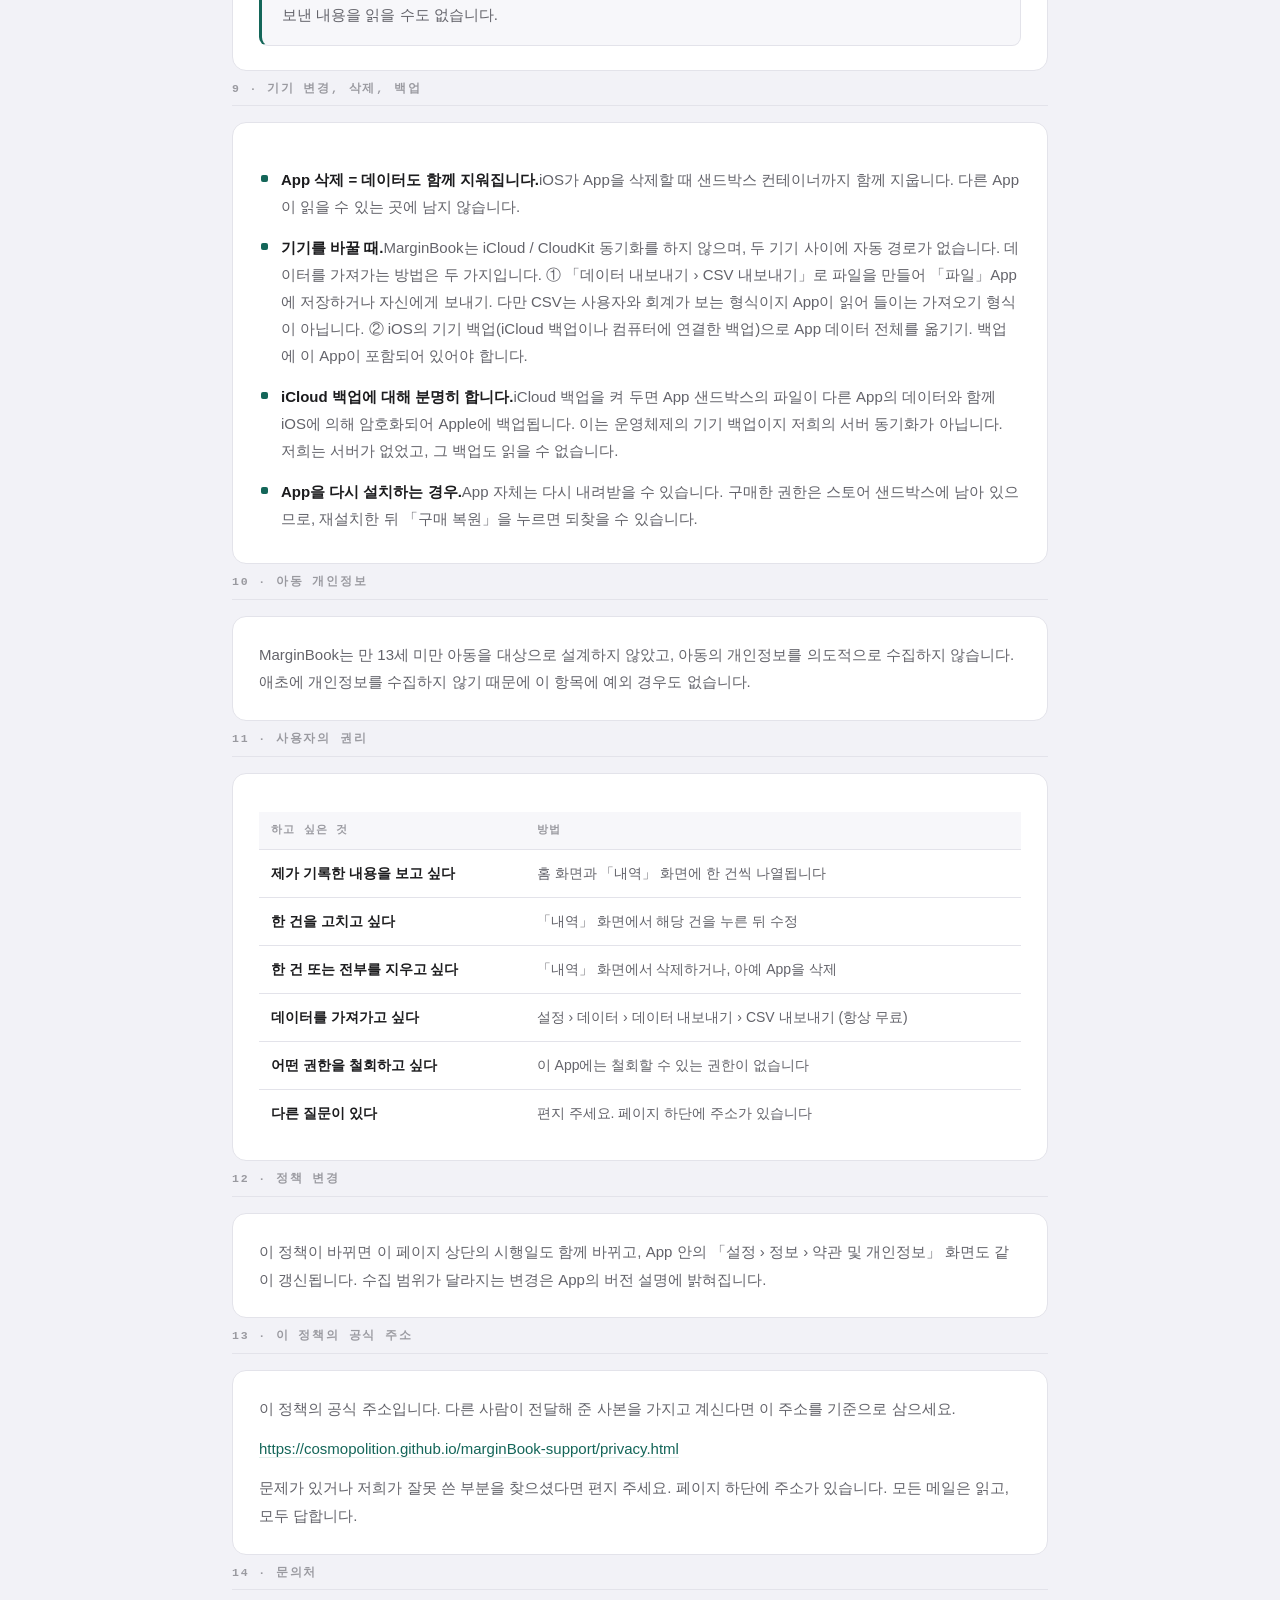
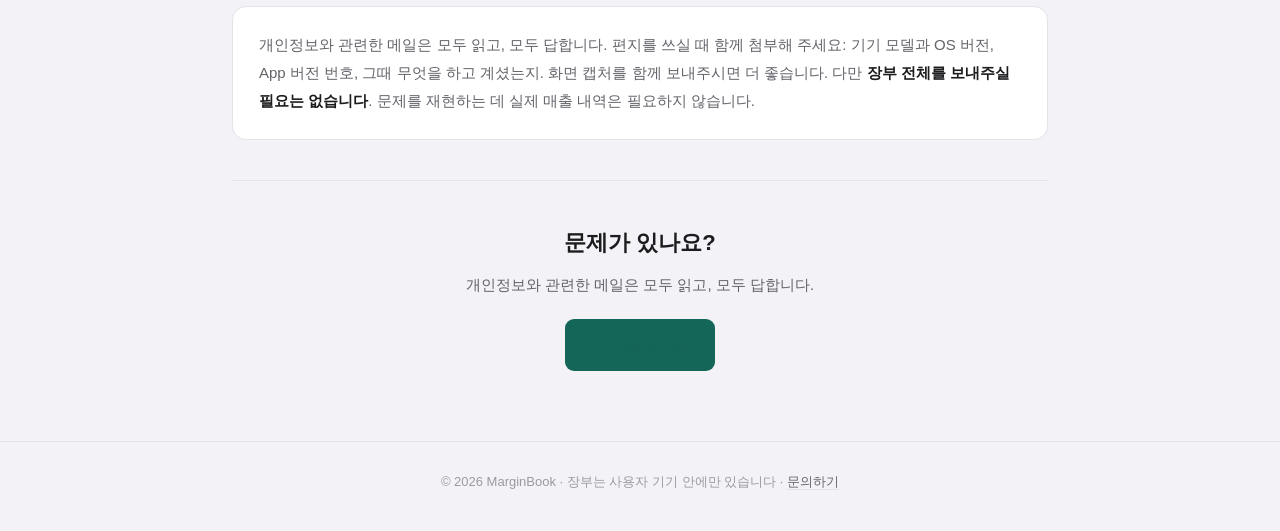
<file: ko/privacy.html>
<!DOCTYPE html>
<html lang="ko">
<head>
  <meta charset="UTF-8">
  <meta name="viewport" content="width=device-width, initial-scale=1.0">
  <meta name="description" content="MarginBook 개인정보 처리방침 — 수집하지 않고, 업로드하지 않으며, 계정도 시스템 권한도 요구하지 않습니다. 장부는 사용자 기기 안에만 있고, 네트워크를 쓰는 유일한 경우는 App Store의 구매와 구매 복원입니다.">
  <title>개인정보 처리방침 — MarginBook</title>
  <link rel="stylesheet" href="../css/style.css">
</head>
<body>

<header>
  <div class="container">
    <a href="support.html" class="logo"><span class="mark"></span>MarginBook<span class="latin">Break-Even</span></a>
    <nav class="lang-switch">
      <a href="../en/privacy.html">EN</a>
      <a href="../zh/privacy.html">중국어</a>
      <a href="../ja/privacy.html">日本語</a>
      <a href="#" class="active">한국어</a>
    </nav>
  </div>
</header>

<main>
  <div class="container">

    <div class="hero">
      <span class="badge">개인정보 처리방침</span>
      <h1>이 장부는 당신의 기기 안에만 있습니다</h1>
      <p>MarginBook는 오프라인으로 쓰는 노점 장부 앱입니다. 계정도, 서버도, 분석 SDK도 없습니다. 적어 둔 매출과 비용은 모두 이 기기 안에 남고, 저희는 그것을 볼 수도 가져갈 수도 없습니다.</p>
      <p class="updated">시행일 2026-11-24　·　적용 버전 1.0.0　·　iOS 17 이상의 iPhone과 iPad에 적용</p>
    </div>

    <nav class="nav-pills">
      <a href="privacy.html" class="active">개인정보 처리방침</a>
      <a href="support.html">고객지원</a>
    </nav>

    <section>
      <p class="section-title">1 · 한 줄 요약</p>
      <div class="article">
        <div class="highlight-box green">
          <strong>저희는 사용자의 개인정보를 수집하지 않습니다.</strong>MarginBook는 이 기기 안에만 존재하는 장부입니다. 계정도, 이메일 주소도, 기기 식별자도, 광고 식별자(IDFA)도, 사용 통계도, 크래시 보고도, 서드파티 SDK도 없습니다. 데이터가 업로드되는 일도 없고, 결제를 이어가지 않아 잠기거나 지워지는 일도 없습니다.
        </div>
        <p>밖으로 나가는 유일한 순간은 「전체 버전 잠금 해제」 또는 「구매 복원」을 누를 때입니다. 그때 통신하는 상대는 Apple의 App Store이며, 저희는 Apple ID도 결제 수단도 청구서도 볼 수 없습니다. 그 외에는 App이 어떤 요청도 보내지 않고, 어떤 서버에도 연결되지 않습니다.</p>
        <p>아래에서 차례로 밝힙니다. 이 기기에 무엇이 남는지, 저희가 무엇을 하지 않는지, 그리고 데이터를 가져가거나 지우는 방법이 무엇인지.</p>
      </div>
    </section>

    <section>
      <p class="section-title">2 · 저희가 명확히 하지 않는 것</p>
      <div class="article">
        <ul>
          <li><strong>개인정보를 수집하지 않습니다.</strong>계정도, 이메일 주소도, 전화번호도, 기기 식별자(IDFA)도 없고, 광고 추적도 하지 않습니다.</li>
          <li><strong>서드파티 SDK가 없습니다.</strong>프로젝트 안에는 로컬 계산 엔진 패키지만 들어 있고, 분석 통계도, 크래시 보고도, 광고 SDK도, 백엔드 서버도 없습니다.</li>
          <li><strong>시스템 권한을 전혀 요청하지 않습니다.</strong>App의 Info.plist에는 권한 용도 설명이 하나도 없습니다. 카메라, 사진, 위치, 마이크, 연락처, 달력, 어디에도 요청하지 않습니다.</li>
          <li><strong>사진과 파일에 손대지 않습니다.</strong>사진을 고르는 기능도 없고 사진첩도 읽지 않기 때문에, 「사진에 들어 있던 위치 정보가 넘어간다」는 일은 일어나지 않습니다.</li>
          <li><strong>추적하지 않습니다.</strong>Info.plist의 NSPrivacyTracking은 false이고, 추적 도메인 목록은 비어 있습니다.</li>
          <li><strong>대신 결정해 주지 않습니다.</strong>마케팅 알림을 보내지 않고, 사용자 프로필을 만들지 않고, 어떤 소셜 기능이나 순위 기능에 끌어들이지도 않습니다.</li>
        </ul>
      </div>
    </section>

    <section>
      <p class="section-title">3 · App이 이 기기에 기록하는 것</p>
      <div class="article">
        <p>전부 iOS가 이 App에 할당한 <strong>비공개 샌드박스 컨테이너</strong> 안에 있습니다. 다른 App은 그것을 읽을 권한이 없습니다.</p>
        <table class="file-table">
          <thead>
            <tr><th>무엇을 기록하나</th><th>구체적으로 무엇이 들어 있나</th><th>어디에 저장되는가</th><th>얼마나 보관되는가</th></tr>
          </thead>
          <tbody>
            <tr>
              <td>장부 기록</td>
              <td>매 건의 금액, 분류, 채널, 날짜, 메모(메모는 기본값으로 비어 있습니다)</td>
              <td>App 샌드박스의 로컬 데이터베이스(SwiftData)</td>
              <td>직접 지우거나 App을 삭제할 때까지</td>
            </tr>
            <tr>
              <td>수령 채널 / 분류</td>
              <td>채널명과 플랫폼 수수료율, 분류명과 그 분류가 속한 구분(매출 / 원가 / 고정비 / 기타 비용)</td>
              <td>같은 로컬 데이터베이스</td>
              <td>위와 동일</td>
            </tr>
            <tr>
              <td>앱 환경설정</td>
              <td>화면 언어, 통화, 시장, 화면 모드, 온보딩을 봤는지 여부</td>
              <td>시스템 환경설정 저장소(UserDefaults)</td>
              <td>위와 동일</td>
            </tr>
            <tr>
              <td>잠금 해제 상태</td>
              <td>「해제됨 · 감사합니다」으로 표시되는 잠금 해제 표식 하나</td>
              <td>시스템 환경설정 저장소(UserDefaults)</td>
              <td>위와 동일</td>
            </tr>
          </tbody>
        </table>
        <h3>이 기록 어디에도 사용자의 신원이 없습니다</h3>
        <p>데이터베이스에 이름도, 전화번호도, 위치도, 사진도, 기기 식별자도 없습니다. 한 건의 기록은 대략 이렇습니다. 금액, 분류, 채널, 날짜, 메모. 메모는 본인이 직접 쓰는 것이고 무엇을 쓸지는 본인의 자유이며, 쓰고 나면 그저 이 기기 안의 문자열 하나일 뿐입니다.</p>
      </div>
    </section>

    <section>
      <p class="section-title">4 · 시스템 권한: 하나도 요청하지 않음</p>
      <div class="article">
        <p>MarginBook의 Info.plist에는 <strong>권한 용도 설명이 단 하나도 없습니다</strong>(NS*UsageDescription). 그래서 아래 권한에 대해 시스템이 창을 띄우지도 않습니다.</p>
        <ul>
          <li>카메라, 마이크, 사진첩, 사진 라이브러리 — 요청하지 않으며, 코드에도 관련 호출이 없습니다</li>
          <li>위치(사용 중 / 항상) — 요청하지 않으며, 좌표를 바꾸지도 위치 기록을 남기지도 않습니다</li>
          <li>연락처, 달력, 알림, 건강 데이터, 블루투스 — 요청하지 않습니다</li>
          <li>추적(App Tracking Transparency) — 요청하지 않으며, 사용하지도 않습니다</li>
        </ul>
        <p>뜨는 시스템 창은 두 개뿐입니다. Apple의 구매 확인 창, 그리고 내보내기를 누를 때 열리는 시스템 공유 패널. 둘 다 시스템이 직접 그립니다.</p>
        <h3>두 개의 「필수 사유 API」</h3>
        <p>App은 iOS가 정한 필수 사유 API 두 개를 실제로 사용하며, 그 사유 코드는 App의 개인정보 목록에 신고되어 App과 함께 제출됩니다. UserDefaults(통화, 언어, 잠금 해제 상태를 저장 — 모두 설정 항목이며 장부 내용은 담지 않습니다)와 파일 타임스탬프(내보낸 파일 이름에 내보낸 시각을 붙입니다)입니다. 이 두 API 모두 사용자의 개인 데이터를 읽지 않습니다.</p>
      </div>
    </section>

    <section>
      <p class="section-title">5 · 네트워크: 유일한 아웃바운드는 App Store</p>
      <div class="article">
        <p>MarginBook의 코드에는 네트워크 요청이 한 줄도 없습니다. 「전송하지 않겠다」는 약속이 아니라, 그런 코드 자체가 존재하지 않는다는 뜻입니다. App 안에 서버 주소도 없습니다.</p>
        <p>네트워크 통신이 생기는 유일한 경우는 App Store 결제이며, 총 세 가지 동작입니다.</p>
        <table class="file-table">
          <thead>
            <tr><th>동작</th><th>언제 일어나는가</th><th>누구와 통신하는가</th><th>저희가 무엇을 받는가</th></tr>
          </thead>
          <tbody>
            <tr>
              <td>상품과 가격 조회</td>
              <td>설정 화면을 열 때</td>
              <td>사용자 기기 ↔ Apple의 App Store</td>
              <td>상품 이름과 해당 스토어 지역의 현지화 가격(가격 문구는 StoreKit이 돌려주는 값이며, 저희가 값을 정해 둔 것이 아닙니다)</td>
            </tr>
            <tr>
              <td>잠금 해제</td>
              <td>「전체 버전 잠금 해제」를 누르고 Apple의 승인을 통과했을 때</td>
              <td>위와 동일</td>
              <td>거래 증명. 검증이 끝나면 저희는 이 기기에 잠금 해제 표식만 기록하고, 화면에는 「해제됨 · 감사합니다」로 표시됩니다</td>
            </tr>
            <tr>
              <td>구매 복원</td>
              <td>「구매 복원」을 누를 때</td>
              <td>위와 동일</td>
              <td>위와 동일 — 이 기기에 연결된 Apple 계정이 구매한 것인지 확인하기 위해</td>
            </tr>
          </tbody>
        </table>
        <div class="highlight-box seal">
          <strong>구매 복원도 네트워크를 사용합니다.</strong>많은 사람은 「결제하는 그 순간에만 통신한다」고 생각하지만, 소모성이 아닌 상품의 구매 복원은 스토어 샌드박스에서 증명을 한 번 확인해야 합니다. 그래서 정확한 표현은 이렇습니다. <strong>구매 또는 구매 복원 시에만 네트워크를 쓰며</strong>, 평소 장부를 쓰거나 보고서를 보거나 내보내는 일에는 전혀 통신하지 않습니다.
        </div>
      </div>
    </section>

    <section>
      <p class="section-title">6 · App Store 개인정보 라벨 대조</p>
      <div class="article">
        <p>아래 표는 App Store에 표시된 이 App의 개인정보 라벨과 같은 기준입니다.</p>
        <table class="file-table">
          <thead>
            <tr><th>구분</th><th>MarginBook의 경우</th></tr>
          </thead>
          <tbody>
            <tr><td>이름 / 이메일 / 전화</td><td>수집하지 않음</td></tr>
            <tr><td>위치</td><td>수집하지 않음(권한도 요청하지 않음)</td></tr>
            <tr><td>사진 또는 동영상</td><td>수집하지 않음(사진을 고르는 기능 없음)</td></tr>
            <tr><td>사용자 콘텐츠</td><td>직접 쓴 메모는 이 기기에만 있고 업로드하지 않음</td></tr>
            <tr><td>탐색 기록 / 검색 기록</td><td>해당 없음</td></tr>
            <tr><td>식별자</td><td>수집하지 않음(IDFA도 기기 ID도 없음)</td></tr>
            <tr><td>구매 기록</td><td>저희가 수집하지 않습니다. 거래는 Apple이 처리하고, 저희는 이 기기에 「잠금 해제됨」이라는 표식만 기록합니다</td></tr>
            <tr><td>사용 데이터 / 진단</td><td>수집하지 않음</td></tr>
            <tr><td>크래시 통계</td><td>수집하지 않음(App에 크래시 보고 SDK가 없음)</td></tr>
          </tbody>
        </table>
      </div>
    </section>

    <section>
      <p class="section-title">7 · 데이터 보안과 보관</p>
      <div class="article">
        <ul>
          <li><strong>어디에 저장되나.</strong>App 샌드박스의 로컬 디렉터리. iOS는 각 App에 비공개 컨테이너를 할당하고, 다른 App은 읽을 권한이 없습니다.</li>
          <li><strong>암호화하는가.</strong>앱 레이어 암호화는 하지 않습니다. 의도한 절충입니다. 평문으로 두는 대가로 「언제든 직접 열어 확인할 수 있다」는 장점을 얻습니다. 대가는 추가 보호 계층이 없다는 것이며, 없는 척하지 않고 여기에 적어 둡니다. 기기 자체의 잠금 화면과 파일 보호(Data Protection)는 iOS가 그대로 적용합니다.</li>
          <li><strong>얼마나 보관되나.</strong>직접 지우거나, App을 삭제하거나, 기기를 초기화할 때까지.</li>
          <li><strong>저희 쪽에 사본이 있나.</strong>없습니다. 서버도, 백업 서비스도, 데이터를 전송하는 백그라운드 작업도 없습니다. 따라서 「저희도 한 벌 보관해 둔다」는 일도 없습니다.</li>
        </ul>
      </div>
    </section>

    <section>
      <p class="section-title">8 · 내보내기와 공유: 데이터가 밖으로 나가는 유일한 출구는 본인</p>
      <div class="article">
        <p>App에는 「설정 › 데이터 › 데이터 내보내기」가 있습니다. 누르면 App의 임시 폴더에 파일이 만들어지고, 시스템 공유 패널이 열립니다. 누구에게, 어디로 보낼지는 사용자가 정합니다.</p>
        <table class="file-table">
          <thead>
            <tr><th>형식</th><th>무엇이 들어 있나</th><th>무료인가 잠금 해제인가</th></tr>
          </thead>
          <tbody>
            <tr>
              <td>CSV</td>
              <td>상세 내역표, 한 줄에 한 건</td>
              <td>항상 무료</td>
            </tr>
            <tr>
              <td>Excel(.xlsx)</td>
              <td>상세, 분류, 채널, 월별, 안내 5개 시트. 금액이 숫자라 바로 합계가 납니다</td>
              <td>잠금 해제 후 이용</td>
            </tr>
            <tr>
              <td>월간 경영 보고서(.pdf)</td>
              <td>한 장 요약: 얼마를 벌었는지, 하루에 최소 얼마를 팔아야 하는지, 비용이 가장 많이 나가는 곳 3곳</td>
              <td>잠금 해제 후 이용</td>
            </tr>
          </tbody>
        </table>
        <div class="highlight-box">
          파일이 만들어진 뒤에는 전부 사용자 손에 있습니다. 그것을 누구에게 보냈는지는 저희가 알 수 없습니다. 공유 패널 이후의 모든 단계는 사용자와 수신자 사이에서 일어나며, 저희는 파일을 받는 통로도 없고 사용자가 보낸 내용을 읽을 수도 없습니다.
        </div>
      </div>
    </section>

    <section>
      <p class="section-title">9 · 기기 변경, 삭제, 백업</p>
      <div class="article">
        <ul>
          <li><strong>App 삭제 = 데이터도 함께 지워집니다.</strong>iOS가 App을 삭제할 때 샌드박스 컨테이너까지 함께 지웁니다. 다른 App이 읽을 수 있는 곳에 남지 않습니다.</li>
          <li><strong>기기를 바꿀 때.</strong>MarginBook는 iCloud / CloudKit 동기화를 하지 않으며, 두 기기 사이에 자동 경로가 없습니다. 데이터를 가져가는 방법은 두 가지입니다. ① 「데이터 내보내기 › CSV 내보내기」로 파일을 만들어 「파일」App에 저장하거나 자신에게 보내기. 다만 CSV는 사용자와 회계가 보는 형식이지 App이 읽어 들이는 가져오기 형식이 아닙니다. ② iOS의 기기 백업(iCloud 백업이나 컴퓨터에 연결한 백업)으로 App 데이터 전체를 옮기기. 백업에 이 App이 포함되어 있어야 합니다.</li>
          <li><strong>iCloud 백업에 대해 분명히 합니다.</strong>iCloud 백업을 켜 두면 App 샌드박스의 파일이 다른 App의 데이터와 함께 iOS에 의해 암호화되어 Apple에 백업됩니다. 이는 운영체제의 기기 백업이지 저희의 서버 동기화가 아닙니다. 저희는 서버가 없었고, 그 백업도 읽을 수 없습니다.</li>
          <li><strong>App을 다시 설치하는 경우.</strong>App 자체는 다시 내려받을 수 있습니다. 구매한 권한은 스토어 샌드박스에 남아 있으므로, 재설치한 뒤 「구매 복원」을 누르면 되찾을 수 있습니다.</li>
        </ul>
      </div>
    </section>

    <section>
      <p class="section-title">10 · 아동 개인정보</p>
      <div class="article">
        <p>MarginBook는 만 13세 미만 아동을 대상으로 설계하지 않았고, 아동의 개인정보를 의도적으로 수집하지 않습니다. 애초에 개인정보를 수집하지 않기 때문에 이 항목에 예외 경우도 없습니다.</p>
      </div>
    </section>

    <section>
      <p class="section-title">11 · 사용자의 권리</p>
      <div class="article">
        <table class="file-table">
          <thead>
            <tr><th>하고 싶은 것</th><th>방법</th></tr>
          </thead>
          <tbody>
            <tr><td>제가 기록한 내용을 보고 싶다</td><td>홈 화면과 「내역」 화면에 한 건씩 나열됩니다</td></tr>
            <tr><td>한 건을 고치고 싶다</td><td>「내역」 화면에서 해당 건을 누른 뒤 수정</td></tr>
            <tr><td>한 건 또는 전부를 지우고 싶다</td><td>「내역」 화면에서 삭제하거나, 아예 App을 삭제</td></tr>
            <tr><td>데이터를 가져가고 싶다</td><td>설정 › 데이터 › 데이터 내보내기 › CSV 내보내기 (항상 무료)</td></tr>
            <tr><td>어떤 권한을 철회하고 싶다</td><td>이 App에는 철회할 수 있는 권한이 없습니다</td></tr>
            <tr><td>다른 질문이 있다</td><td>편지 주세요. 페이지 하단에 주소가 있습니다</td></tr>
          </tbody>
        </table>
      </div>
    </section>

    <section>
      <p class="section-title">12 · 정책 변경</p>
      <div class="article">
        <p>이 정책이 바뀌면 이 페이지 상단의 시행일도 함께 바뀌고, App 안의 「설정 › 정보 › 약관 및 개인정보」 화면도 같이 갱신됩니다. 수집 범위가 달라지는 변경은 App의 버전 설명에 밝혀집니다.</p>
      </div>
    </section>

    <section>
      <p class="section-title">13 · 이 정책의 공식 주소</p>
      <div class="article">
        <p>이 정책의 공식 주소입니다. 다른 사람이 전달해 준 사본을 가지고 계신다면 이 주소를 기준으로 삼으세요.</p>
        <p><a href="https://cosmopolition.github.io/marginBook-support/privacy.html">https://cosmopolition.github.io/marginBook-support/privacy.html</a></p>
        <p>문제가 있거나 저희가 잘못 쓴 부분을 찾으셨다면 편지 주세요. 페이지 하단에 주소가 있습니다. 모든 메일은 읽고, 모두 답합니다.</p>
      </div>
    </section>

    <section>
      <p class="section-title">14 · 문의처</p>
      <div class="article">
        <p>개인정보와 관련한 메일은 모두 읽고, 모두 답합니다. 편지를 쓰실 때 함께 첨부해 주세요: 기기 모델과 OS 버전, App 버전 번호, 그때 무엇을 하고 계셨는지. 화면 캡처를 함께 보내주시면 더 좋습니다. 다만 <strong>장부 전체를 보내주실 필요는 없습니다</strong>. 문제를 재현하는 데 실제 매출 내역은 필요하지 않습니다.</p>
      </div>
    </section>

    <div class="divider"></div>

    <div class="contact-section">
      <h2>문제가 있나요?</h2>
      <p>개인정보와 관련한 메일은 모두 읽고, 모두 답합니다.</p>
      <a href="mailto:peer2peer.wang@gmail.com" class="contact-btn">✉ 메일 보내기</a>
    </div>

  </div>
</main>

<footer>
  <div class="container">
    <p>© 2026 MarginBook · 장부는 사용자 기기 안에만 있습니다 · <a href="mailto:peer2peer.wang@gmail.com">문의하기</a></p>
  </div>
</footer>

</body>
</html>
</file>
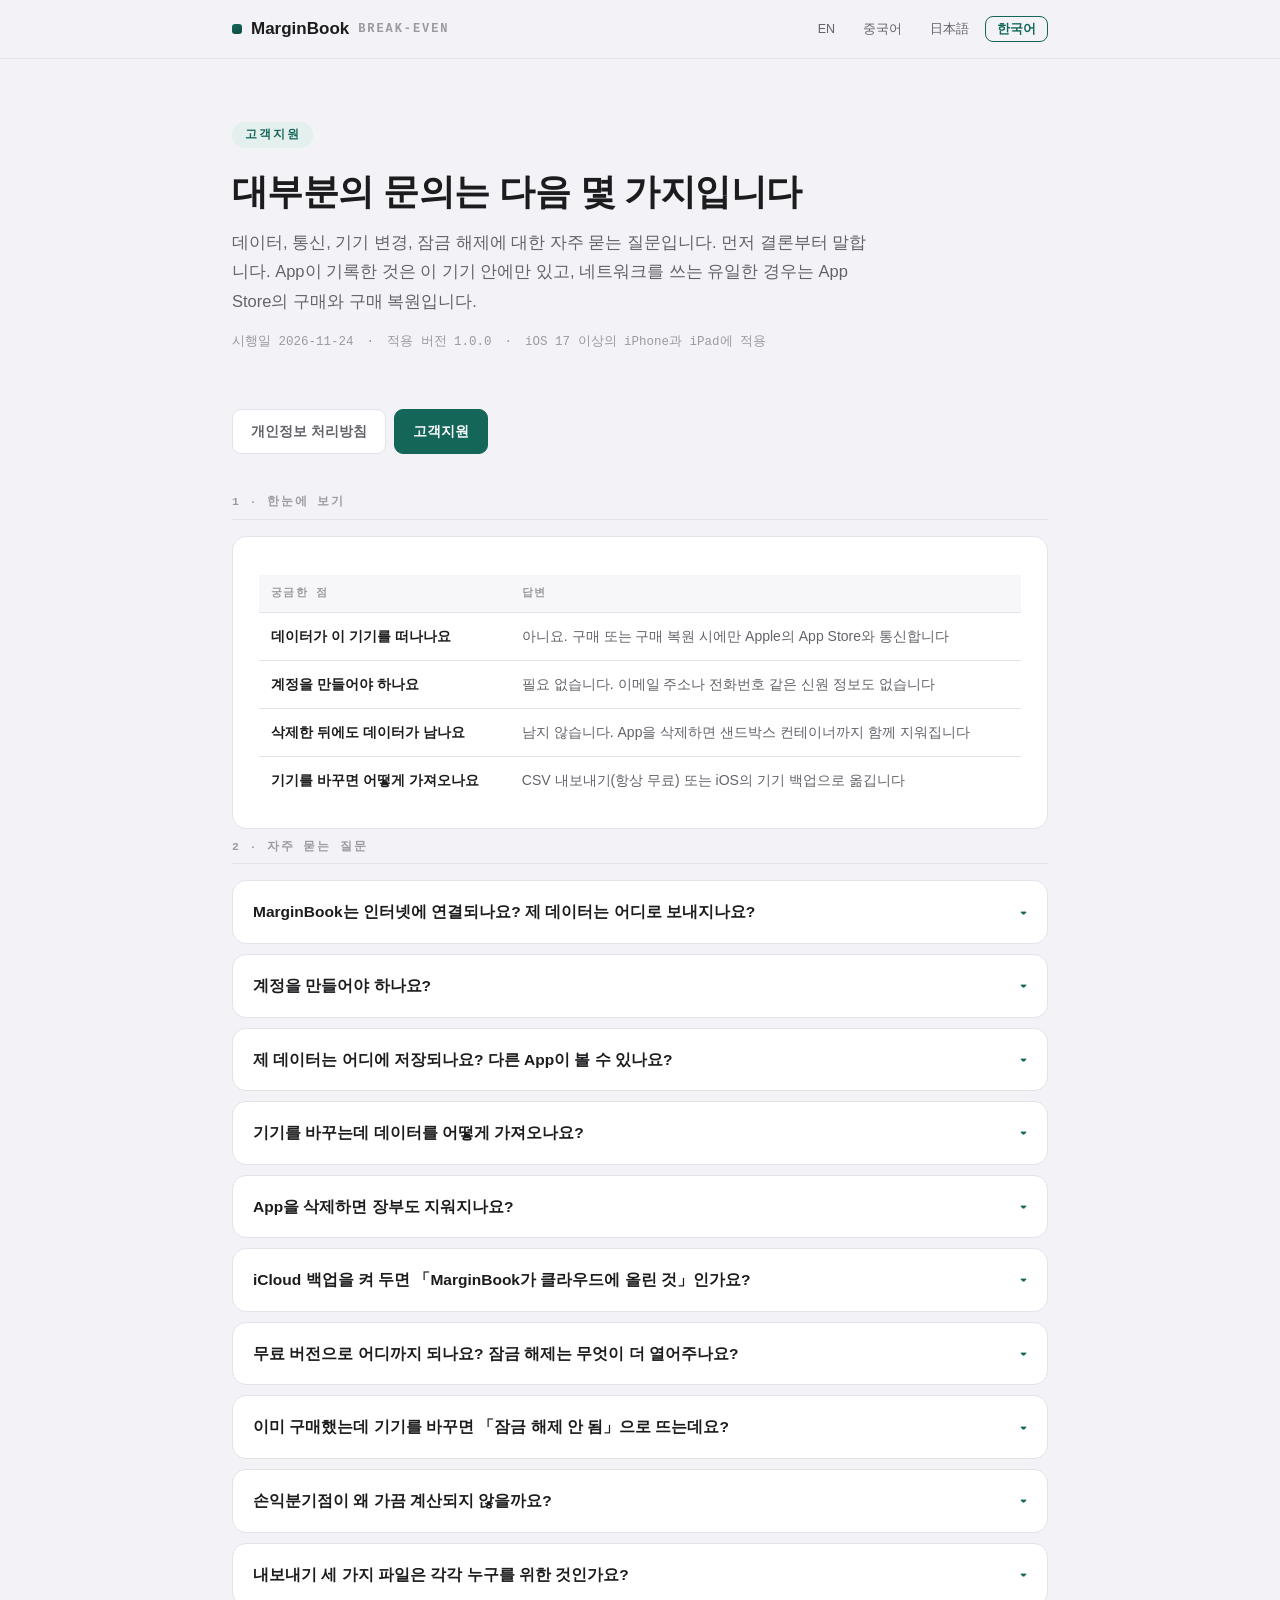
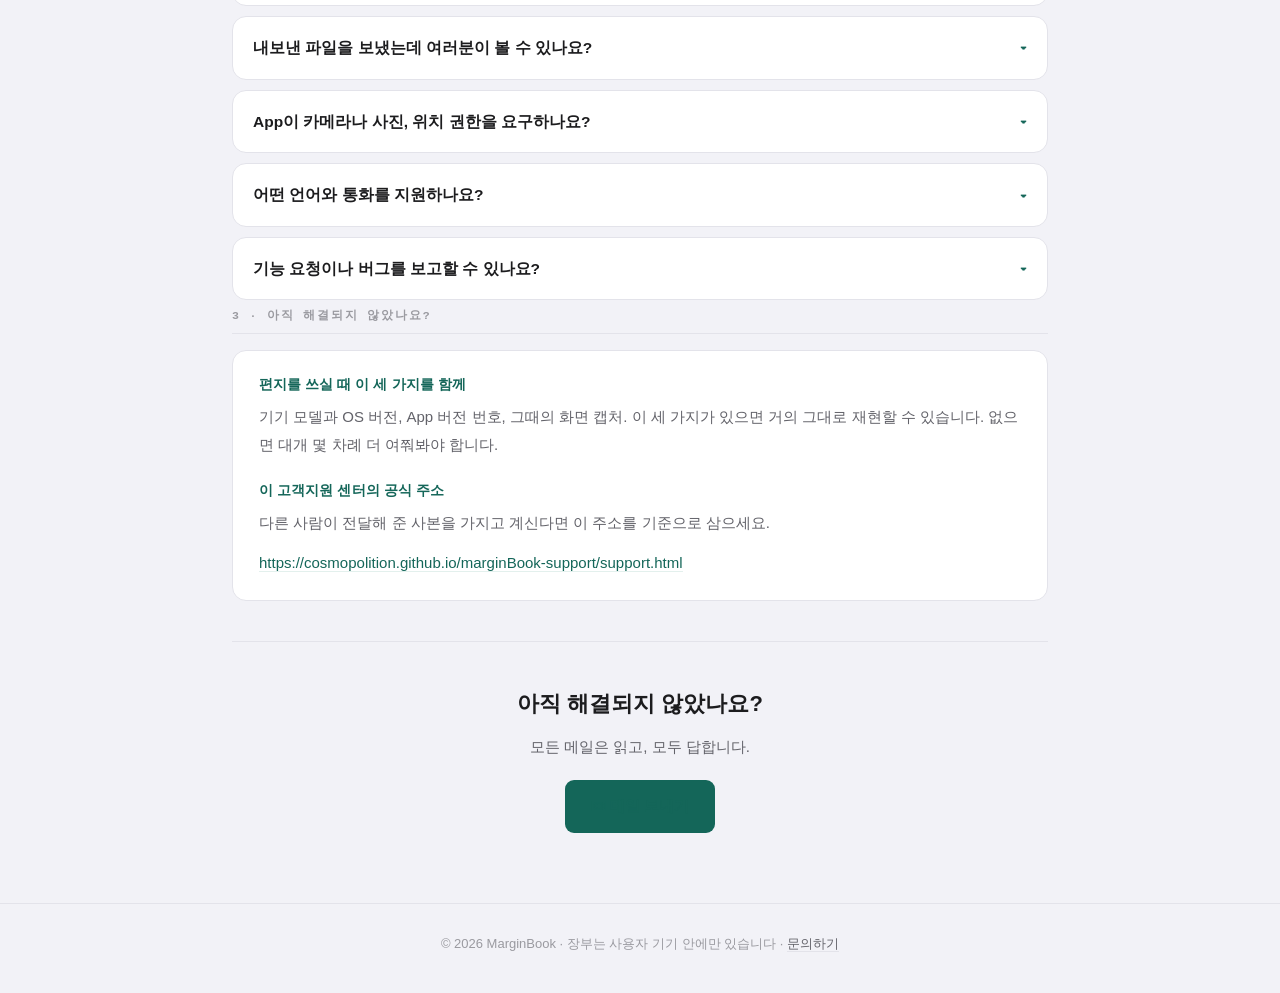
<file: ko/support.html>
<!DOCTYPE html>
<html lang="ko">
<head>
  <meta charset="UTF-8">
  <meta name="viewport" content="width=device-width, initial-scale=1.0">
  <meta name="description" content="MarginBook 고객지원 — 네트워크가 되나요, 데이터는 어디에 있나요, 기기를 바꿀 때 어떻게 가져오나요, 잠금 해제는 무엇이 열어주나요, 손익분기점이 왜 계산되지 않을 때가 있나요.">
  <title>고객지원 — MarginBook</title>
  <link rel="stylesheet" href="../css/style.css">
</head>
<body>

<header>
  <div class="container">
    <a href="support.html" class="logo"><span class="mark"></span>MarginBook<span class="latin">Break-Even</span></a>
    <nav class="lang-switch">
      <a href="../en/support.html">EN</a>
      <a href="../zh/support.html">중국어</a>
      <a href="../ja/support.html">日本語</a>
      <a href="#" class="active">한국어</a>
    </nav>
  </div>
</header>

<main>
  <div class="container">

    <div class="hero">
      <span class="badge">고객지원</span>
      <h1>대부분의 문의는 다음 몇 가지입니다</h1>
      <p>데이터, 통신, 기기 변경, 잠금 해제에 대한 자주 묻는 질문입니다. 먼저 결론부터 말합니다. App이 기록한 것은 이 기기 안에만 있고, 네트워크를 쓰는 유일한 경우는 App Store의 구매와 구매 복원입니다.</p>
      <p class="updated">시행일 2026-11-24　·　적용 버전 1.0.0　·　iOS 17 이상의 iPhone과 iPad에 적용</p>
    </div>

    <nav class="nav-pills">
      <a href="privacy.html">개인정보 처리방침</a>
      <a href="support.html" class="active">고객지원</a>
    </nav>

    <section>
      <p class="section-title">1 · 한눈에 보기</p>
      <div class="article">
        <table class="file-table">
          <thead>
            <tr><th>궁금한 점</th><th>답변</th></tr>
          </thead>
          <tbody>
            <tr><td>데이터가 이 기기를 떠나나요</td><td>아니요. 구매 또는 구매 복원 시에만 Apple의 App Store와 통신합니다</td></tr>
            <tr><td>계정을 만들어야 하나요</td><td>필요 없습니다. 이메일 주소나 전화번호 같은 신원 정보도 없습니다</td></tr>
            <tr><td>삭제한 뒤에도 데이터가 남나요</td><td>남지 않습니다. App을 삭제하면 샌드박스 컨테이너까지 함께 지워집니다</td></tr>
            <tr><td>기기를 바꾸면 어떻게 가져오나요</td><td>CSV 내보내기(항상 무료) 또는 iOS의 기기 백업으로 옮깁니다</td></tr>
          </tbody>
        </table>
      </div>
    </section>

    <section>
      <p class="section-title">2 · 자주 묻는 질문</p>

      <details class="faq-item">
        <summary>MarginBook는 인터넷에 연결되나요? 제 데이터는 어디로 보내지나요?<span class="arrow">▾</span></summary>
        <div class="answer">
          <p>평소에는 인터넷에 연결하지 않습니다. App의 코드에 네트워크 요청이 전혀 없고, 기록, 보고서 보기, 손익분기점 계산, 내보내기 모두 이 기기 안에서 끝납니다.</p>
          <p>인터넷을 쓰는 것은 App Store 관련 동작 세 가지뿐입니다. 설정 화면을 열 때 상품과 가격을 한 번 불러오고, 「전체 버전 잠금 해제」를 누를 때 구매를 진행하고, 「구매 복원」을 누를 때 스토어 샌드박스에서 증명을 확인합니다. 이 세 단계는 모두 Apple의 시스템 프레임워크가 수행하며, 저희는 Apple ID도 결제 수단도 청구서도 볼 수 없습니다.</p>
          <p><strong>장부 내용은 한 번도 이 기기를 떠나지 않았습니다.</strong></p>
        </div>
      </details>

      <details class="faq-item">
        <summary>계정을 만들어야 하나요?<span class="arrow">▾</span></summary>
        <div class="answer">
          <p>필요 없습니다. 이메일 주소도, 전화번호도, 그 어떤 신원 정보도 필요 없습니다. 내려받아 바로 쓰고, 앱을 껐다 켜도 그대로 같은 장부입니다.</p>
          <p>App에 로그인도 없고, 클라우드 계정도 없고, 「가입해야 쓸 수 있다」는 단계 자체가 없습니다.</p>
        </div>
      </details>

      <details class="faq-item">
        <summary>제 데이터는 어디에 저장되나요? 다른 App이 볼 수 있나요?<span class="arrow">▾</span></summary>
        <div class="answer">
          <p>iOS가 이 App에 할당한 <strong>비공개 샌드박스</strong> 안에 있습니다. 같은 App의 장부, 채널, 분류, 설정이 모두 이 컨테이너 안에서 함께 움직입니다.</p>
          <p>다른 App은 이 내용을 읽을 권한이 없고, MarginBook에도 그것을 업로드할 통로가 없습니다. 그래서 「다른 App이 제 내역을 본다」는 일은 이 App에서는 일어나지 않습니다.</p>
        </div>
      </details>

      <details class="faq-item">
        <summary>기기를 바꾸는데 데이터를 어떻게 가져오나요?<span class="arrow">▾</span></summary>
        <div class="answer">
          <p>MarginBook는 클라우드 동기화를 하지 않으며, 두 기기 사이에 자동 경로가 없습니다. 방법은 두 가지입니다.</p>
          <p>① <strong>CSV 내보내기</strong>: 설정 › 데이터 › 데이터 내보내기 › CSV 내보내기 (항상 무료), 파일을 「파일」App에 저장하거나 자신에게 보내기. 다만 CSV는 사용자와 회계가 보는 형식이지 App이 읽어 들이는 가져오기 형식이 아닙니다. 기기를 바꾼 뒤의 데이터는 다음 방법이 필요합니다.</p>
          <p>② <strong>iOS의 기기 백업 이용</strong>: iCloud 백업이나 컴퓨터에 연결한 백업으로 App 데이터 전체를 옮깁니다. 백업에 이 App이 포함되어 있어야 합니다.</p>
        </div>
      </details>

      <details class="faq-item">
        <summary>App을 삭제하면 장부도 지워지나요?<span class="arrow">▾</span></summary>
        <div class="answer">
          <p>그렇습니다. iOS가 App을 삭제할 때 샌드박스 컨테이너까지 함께 지웁니다.</p>
          <p>이것이 「데이터는 이 기기에만 있다」는 대가입니다. 감추지 않고 여기에 적어 둡니다. 중요한 데이터는 먼저 CSV로 내보내어 보관하시기 바랍니다.</p>
        </div>
      </details>

      <details class="faq-item">
        <summary>iCloud 백업을 켜 두면 「MarginBook가 클라우드에 올린 것」인가요?<span class="arrow">▾</span></summary>
        <div class="answer">
          <p>아닙니다. 그것은 <strong>운영체제의 기기 백업</strong>입니다. iCloud 백업을 켜 두면 App 샌드박스의 파일이 다른 App의 데이터와 함께 iOS에 의해 암호화되어 Apple에 백업됩니다.</p>
          <p>MarginBook 자체에는 서버도, 백업 서비스도, 백그라운드 동기화 작업도 없습니다. 그 백업을 볼 수도 없고, 다른 통로로 손댈 수도 없습니다.</p>
        </div>
      </details>

      <details class="faq-item">
        <summary>무료 버전으로 어디까지 되나요? 잠금 해제는 무엇이 더 열어주나요?<span class="arrow">▾</span></summary>
        <div class="answer">
          <p><strong>항상 무료인 세 가지:</strong>기록(건 수 제한 없음), CSV 내보내기, 손익분기점과 매출총이익·순이익 및 과거 조회. 이 세 가지는 잠금 해제를 하지 않아도 사라지지 않습니다.</p>
          <p><strong>잠금 해제로 열리는 세 가지:</strong>Excel 다중 시트 내보내기, 1페이지 월간 경영 보고서 PDF, 그리고 결제 채널과 분류 사용자 지정(잠금 해제 후에만 설정 화면에 「설정 › 기록 › 결제 채널 / 분류」 항목이 나타납니다).</p>
          <p>잠금 해제는 <strong>1회 결제</strong>이며 구독이 아니고, 기간 제한도 없습니다. 업데이트가 멈추거나 가격이 올라가도 되돌려지지 않습니다. 가격은 App Store에 표시된 금액 기준입니다.</p>
        </div>
      </details>

      <details class="faq-item">
        <summary>이미 구매했는데 기기를 바꾸면 「잠금 해제 안 됨」으로 뜨는데요?<span class="arrow">▾</span></summary>
        <div class="answer">
          <p>설정 › 전체 버전 잠금 해제 › 구매 복원을 누르세요.</p>
          <p>소모성이 아닌 상품의 증명은 스토어 샌드박스에 남아 있습니다. 복원하지 않으면 산 걸로 치지 않습니다. 복원할 때 네트워크를 한 번 써서 확인하며, 이것이 「구매 복원」을 설정 화면의 눈에 띄는 곳에 둔 이유입니다. 복원이 끝나면 화면에는 「해제됨 · 감사합니다」로 표시됩니다.</p>
        </div>
      </details>

      <details class="faq-item">
        <summary>손익분기점이 왜 가끔 계산되지 않을까요?<span class="arrow">▾</span></summary>
        <div class="answer">
          <p>고장난 것이 아니라 정말 계산할 수 없는 경우입니다. App은 어느 항목 때문인지 바로 알려 주며, 숫자를 지어내지 않습니다. 네 가지 경우입니다.</p>
          <p>① <strong>이번 달 기록이 아직 없음</strong> — 먼저 몇 건 기록해 보세요;<br>② <strong>수입 기록이 아직 없음</strong> — 실제 수령액이 없으니 손익분기점을 말할 수 없습니다;<br>③ <strong>매출총이익이 마이너스</strong> — 지금은 팔수록 적자이므로 비용 구조부터 정리해 보세요;<br>④ <strong>고정비를 입력하지 않음</strong> — 임대료, 인건비 같은 비용을 「고정비」 분류로 한 건 기록해야 손익분기점의 분모가 생깁니다.</p>
          <p>계산되면 홈 화면에는 주 단위로 올림한 값이 표시됩니다(예: ¥362.77은 ¥363.00으로 표시). 「부족한 금액」도 올림한 손익분기점을 기준으로 계산하므로, 보이는 차이는 언제나 채울 수 있는 금액입니다.</p>
        </div>
      </details>

      <details class="faq-item">
        <summary>내보내기 세 가지 파일은 각각 누구를 위한 것인가요?<span class="arrow">▾</span></summary>
        <div class="answer">
          <p><strong>CSV</strong> — 상세 내역표, 한 줄에 한 건. 회계에 넘기거나 직접 확인할 때. <strong>항상 무료</strong>.</p>
          <p><strong>Excel(.xlsx)</strong> — 상세, 분류, 채널, 월별, 안내 5개 시트. 금액이 숫자라 바로 합계가 나옵니다. 이어서 표를 만들어야 하는 분께. <strong>잠금 해제 후 이용</strong>.</p>
          <p><strong>월간 경영 보고서(.pdf)</strong> — 한 장 요약: 이번 달 얼마를 벌었는지, 하루에 최소 얼마를 팔아야 하는지, 비용이 가장 많이 나가는 곳은 어디인지. 스스로 복기하거나 사장·가족에게 보여줄 때. <strong>잠금 해제 후 이용</strong>.</p>
        </div>
      </details>

      <details class="faq-item">
        <summary>내보낸 파일을 보냈는데 여러분이 볼 수 있나요?<span class="arrow">▾</span></summary>
        <div class="answer">
          <p>볼 수 없습니다. 내보내기는 App의 임시 폴더에 파일을 만들고 시스템 공유 패널을 열 뿐이며, 이후의 모든 단계는 사용자와 수신자 사이에서 일어납니다.</p>
          <p>저희는 서버가 없고, 파일을 받는 통로도 없습니다.</p>
        </div>
      </details>

      <details class="faq-item">
        <summary>App이 카메라나 사진, 위치 권한을 요구하나요?<span class="arrow">▾</span></summary>
        <div class="answer">
          <p>아닙니다. App의 Info.plist에 권한 용도 설명이 단 하나도 없고, 코드에도 카메라, 사진첩, 위치 관련 호출이 없습니다.</p>
          <p>뜨는 유일한 시스템 창은 Apple의 구매 확인 창과, 내보내기를 누를 때의 공유 패널입니다.</p>
        </div>
      </details>

      <details class="faq-item">
        <summary>어떤 언어와 통화를 지원하나요?<span class="arrow">▾</span></summary>
        <div class="answer">
          <p>인터페이스는 간체 중국어, English, 日本語, 한국어 네 가지를 지원하며, 언제든 설정 › 일반 › 언어 / 통화 / 시장에서 바꾸고 바꾼 즉시 적용할 수 있습니다.</p>
          <p>통화는 기본적으로 스토어의 시장을 따라가고, 직접 고정할 수도 있습니다(설정 › 일반 › 통화). 그와 별도로 「시장」이 하나의 항목입니다. <strong>채널과 비용 구조는 장부를 하는 지역을 따라가며, 인터페이스 언어를 따라가지 않습니다</strong> — 한국어 인터페이스로도 미국·유럽 시장을 계산하는 경우가 있습니다.</p>
        </div>
      </details>

      <details class="faq-item">
        <summary>기능 요청이나 버그를 보고할 수 있나요?<span class="arrow">▾</span></summary>
        <div class="answer">
          <p>있습니다. 편지 주세요. 페이지 하단에 주소가 있습니다.</p>
          <p>함께 첨부해 주세요: 기기 모델과 OS 버전, App 버전 번호, 그때 무엇을 하고 계셨는지, 화면 캡처를 함께 보내주시면 더 좋습니다. <strong>다만 장부 전체를 보내주실 필요는 없습니다</strong> — 문제를 재현하는 데 실제 매출 내역은 필요하지 않습니다.</p>
        </div>
      </details>
    </section>

    <section>
      <p class="section-title">3 · 아직 해결되지 않았나요?</p>
      <div class="article">
        <h3>편지를 쓰실 때 이 세 가지를 함께</h3>
        <p>기기 모델과 OS 버전, App 버전 번호, 그때의 화면 캡처. 이 세 가지가 있으면 거의 그대로 재현할 수 있습니다. 없으면 대개 몇 차례 더 여쭤봐야 합니다.</p>
        <h3>이 고객지원 센터의 공식 주소</h3>
        <p>다른 사람이 전달해 준 사본을 가지고 계신다면 이 주소를 기준으로 삼으세요.</p>
        <p><a href="https://cosmopolition.github.io/marginBook-support/support.html">https://cosmopolition.github.io/marginBook-support/support.html</a></p>
      </div>
    </section>

    <div class="divider"></div>

    <div class="contact-section">
      <h2>아직 해결되지 않았나요?</h2>
      <p>모든 메일은 읽고, 모두 답합니다.</p>
      <a href="mailto:peer2peer.wang@gmail.com" class="contact-btn">✉ 메일 보내기</a>
    </div>

  </div>
</main>

<footer>
  <div class="container">
    <p>© 2026 MarginBook · 장부는 사용자 기기 안에만 있습니다 · <a href="mailto:peer2peer.wang@gmail.com">문의하기</a></p>
  </div>
</footer>

</body>
</html>
</file>
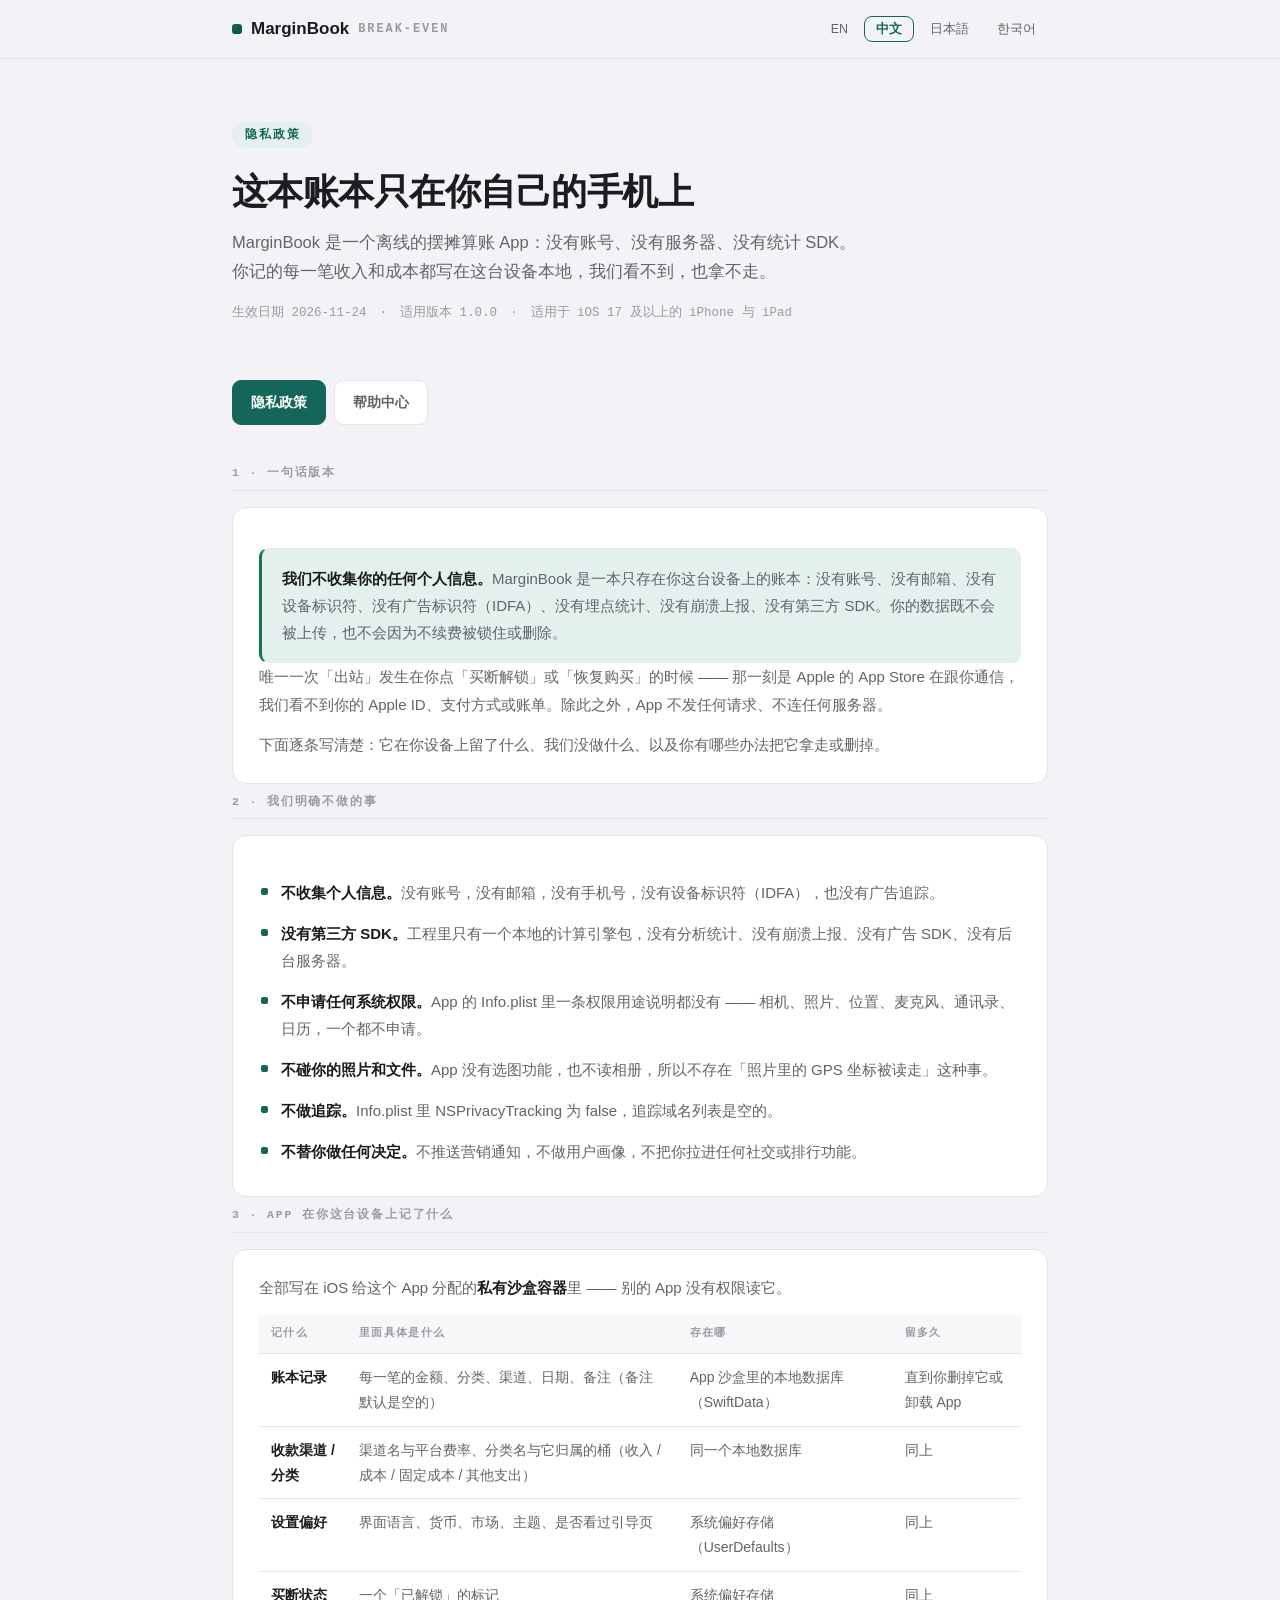
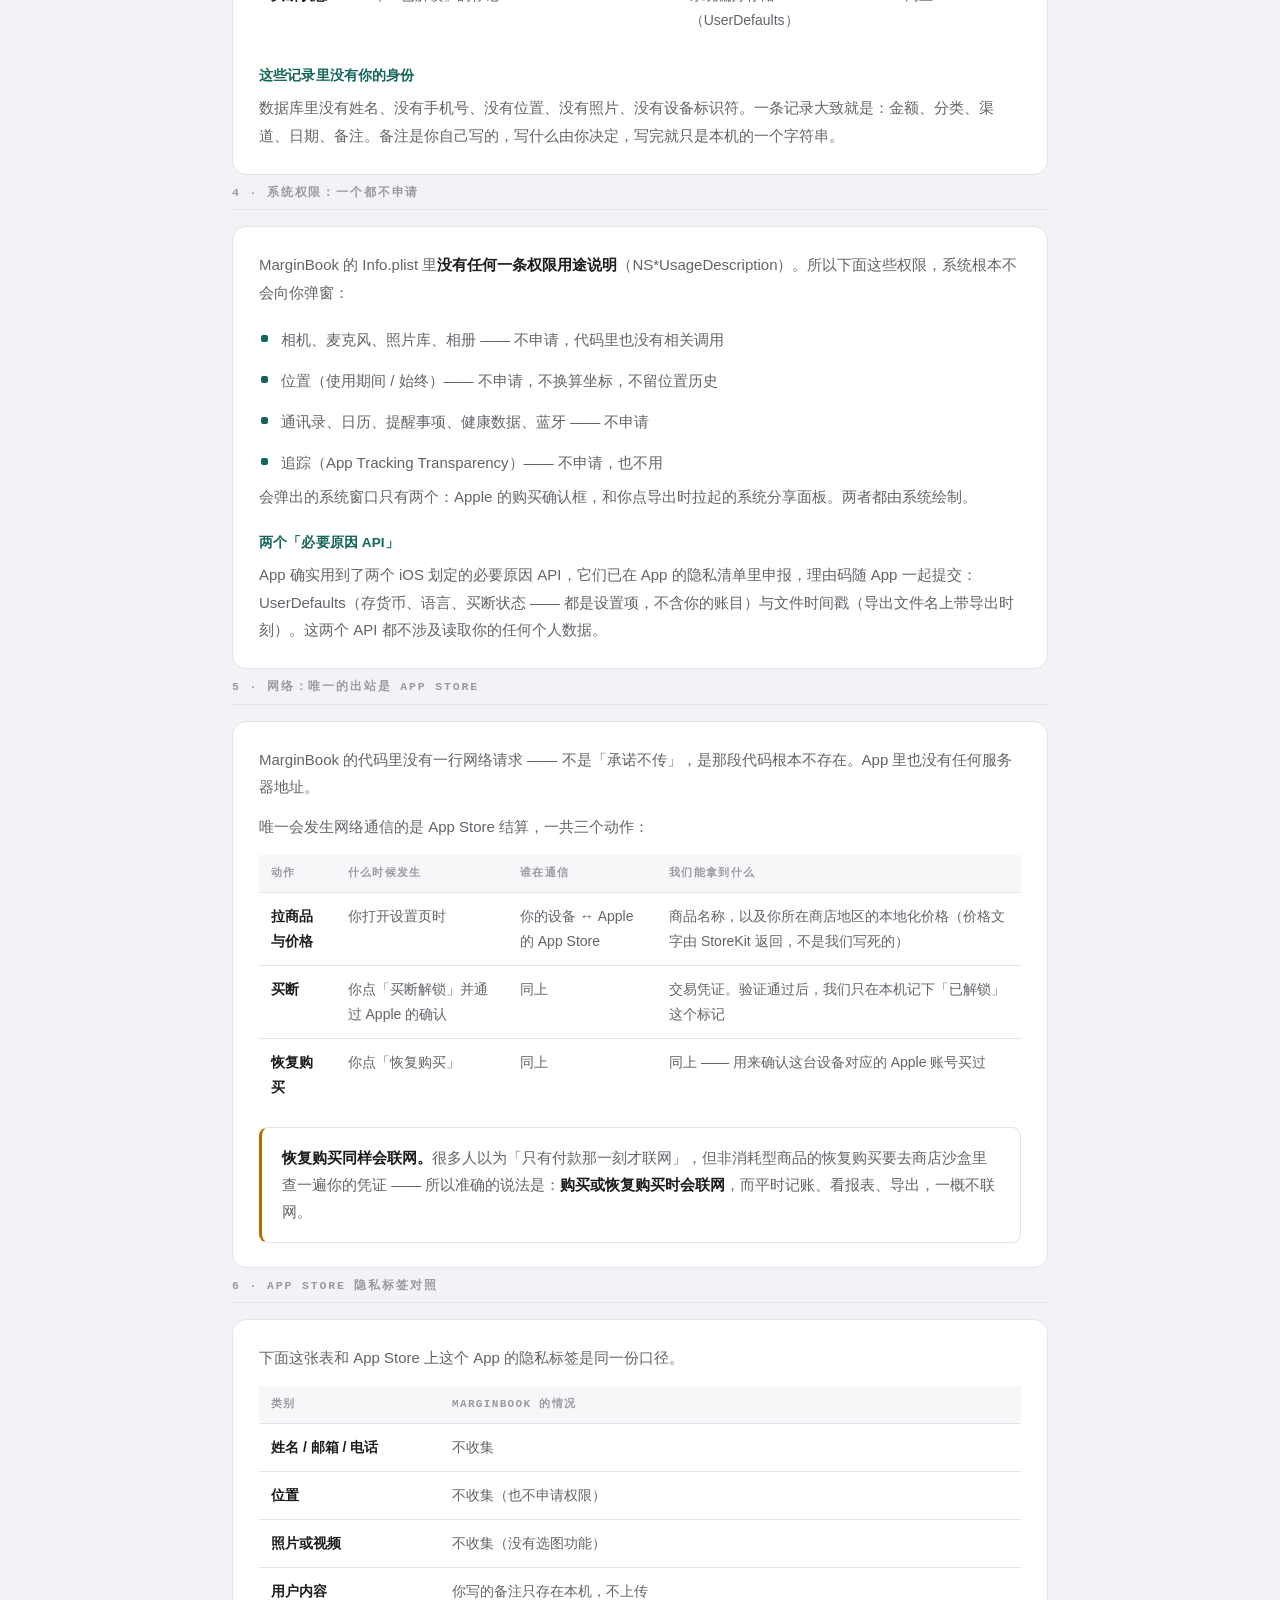
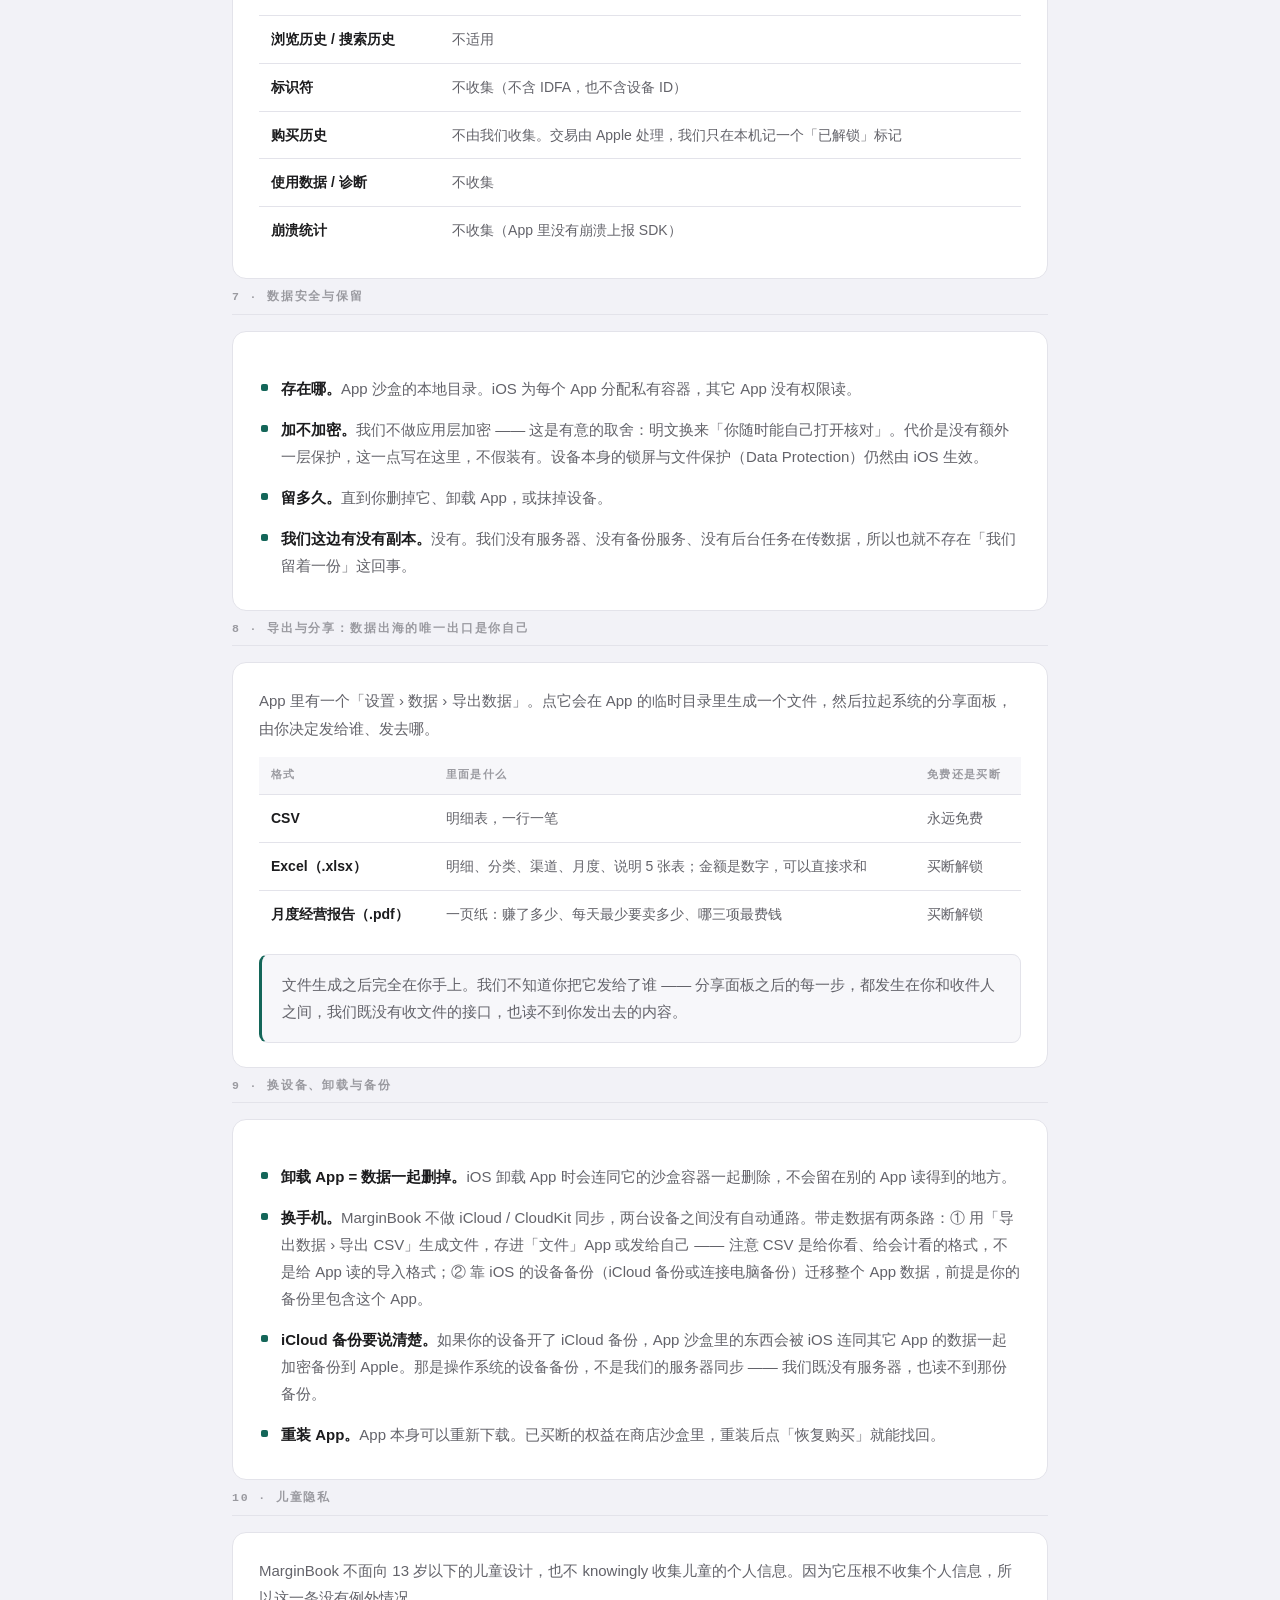
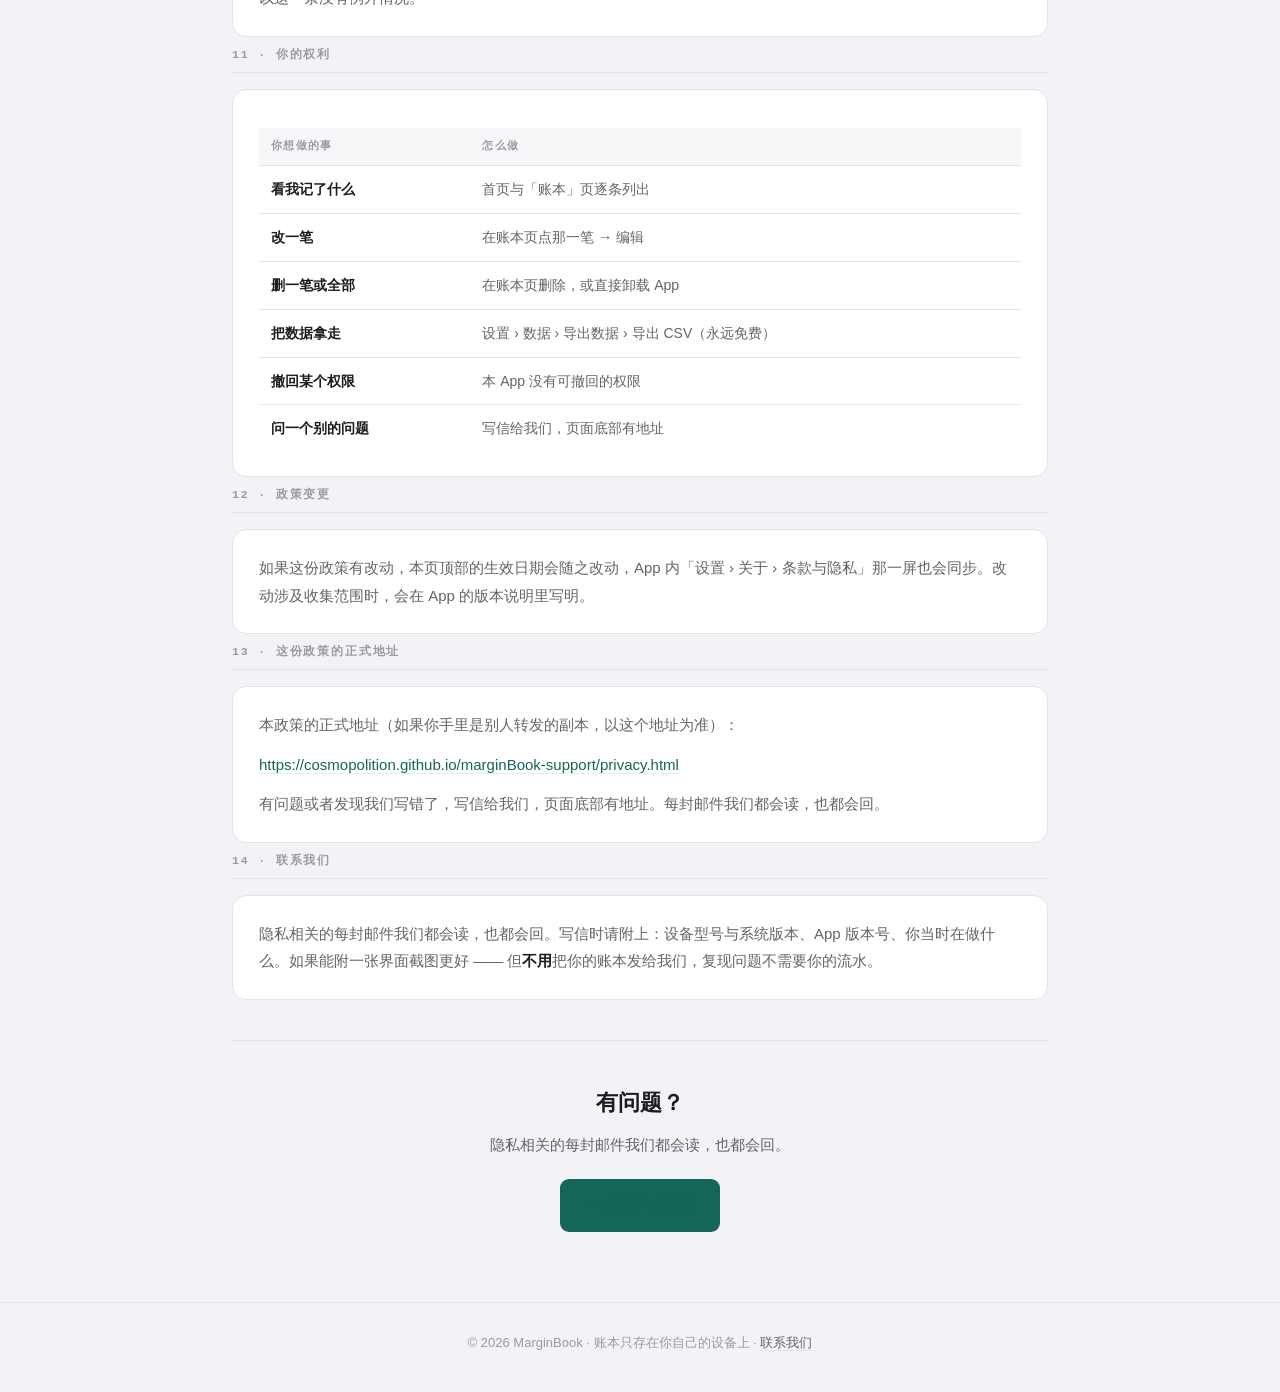
<file: zh/privacy.html>
<!DOCTYPE html>
<html lang="zh-Hans">
<head>
  <meta charset="UTF-8">
  <meta name="viewport" content="width=device-width, initial-scale=1.0">
  <meta name="description" content="MarginBook 隐私政策 —— 不收集、不上传、无账号、不申请任何系统权限。账本只存在你自己的设备上；唯一的联网是 App Store 的购买与恢复购买。">
  <title>隐私政策 — MarginBook</title>
  <link rel="stylesheet" href="../css/style.css">
</head>
<body>

<header>
  <div class="container">
    <a href="support.html" class="logo"><span class="mark"></span>MarginBook<span class="latin">Break-Even</span></a>
    <nav class="lang-switch">
      <a href="../en/privacy.html">EN</a>
      <a href="#" class="active">中文</a>
      <a href="../ja/privacy.html">日本語</a>
      <a href="../ko/privacy.html">한국어</a>
    </nav>
  </div>
</header>

<main>
  <div class="container">

    <div class="hero">
      <span class="badge">隐私政策</span>
      <h1>这本账本只在你自己的手机上</h1>
      <p>MarginBook 是一个离线的摆摊算账 App：没有账号、没有服务器、没有统计 SDK。你记的每一笔收入和成本都写在这台设备本地，我们看不到，也拿不走。</p>
      <p class="updated">生效日期 2026-11-24　·　适用版本 1.0.0　·　适用于 iOS 17 及以上的 iPhone 与 iPad</p>
    </div>

    <nav class="nav-pills">
      <a href="privacy.html" class="active">隐私政策</a>
      <a href="support.html">帮助中心</a>
    </nav>

    <section>
      <p class="section-title">1 · 一句话版本</p>
      <div class="article">
        <div class="highlight-box green">
          <strong>我们不收集你的任何个人信息。</strong>MarginBook 是一本只存在你这台设备上的账本：没有账号、没有邮箱、没有设备标识符、没有广告标识符（IDFA）、没有埋点统计、没有崩溃上报、没有第三方 SDK。你的数据既不会被上传，也不会因为不续费被锁住或删除。
        </div>
        <p>唯一一次「出站」发生在你点「买断解锁」或「恢复购买」的时候 —— 那一刻是 Apple 的 App Store 在跟你通信，我们看不到你的 Apple ID、支付方式或账单。除此之外，App 不发任何请求、不连任何服务器。</p>
        <p>下面逐条写清楚：它在你设备上留了什么、我们没做什么、以及你有哪些办法把它拿走或删掉。</p>
      </div>
    </section>

    <section>
      <p class="section-title">2 · 我们明确不做的事</p>
      <div class="article">
        <ul>
          <li><strong>不收集个人信息。</strong>没有账号，没有邮箱，没有手机号，没有设备标识符（IDFA），也没有广告追踪。</li>
          <li><strong>没有第三方 SDK。</strong>工程里只有一个本地的计算引擎包，没有分析统计、没有崩溃上报、没有广告 SDK、没有后台服务器。</li>
          <li><strong>不申请任何系统权限。</strong>App 的 Info.plist 里一条权限用途说明都没有 —— 相机、照片、位置、麦克风、通讯录、日历，一个都不申请。</li>
          <li><strong>不碰你的照片和文件。</strong>App 没有选图功能，也不读相册，所以不存在「照片里的 GPS 坐标被读走」这种事。</li>
          <li><strong>不做追踪。</strong>Info.plist 里 NSPrivacyTracking 为 false，追踪域名列表是空的。</li>
          <li><strong>不替你做任何决定。</strong>不推送营销通知，不做用户画像，不把你拉进任何社交或排行功能。</li>
        </ul>
      </div>
    </section>

    <section>
      <p class="section-title">3 · App 在你这台设备上记了什么</p>
      <div class="article">
        <p>全部写在 iOS 给这个 App 分配的<strong>私有沙盒容器</strong>里 —— 别的 App 没有权限读它。</p>
        <table class="file-table">
          <thead>
            <tr><th>记什么</th><th>里面具体是什么</th><th>存在哪</th><th>留多久</th></tr>
          </thead>
          <tbody>
            <tr>
              <td>账本记录</td>
              <td>每一笔的金额、分类、渠道、日期、备注（备注默认是空的）</td>
              <td>App 沙盒里的本地数据库（SwiftData）</td>
              <td>直到你删掉它或卸载 App</td>
            </tr>
            <tr>
              <td>收款渠道 / 分类</td>
              <td>渠道名与平台费率、分类名与它归属的桶（收入 / 成本 / 固定成本 / 其他支出）</td>
              <td>同一个本地数据库</td>
              <td>同上</td>
            </tr>
            <tr>
              <td>设置偏好</td>
              <td>界面语言、货币、市场、主题、是否看过引导页</td>
              <td>系统偏好存储（UserDefaults）</td>
              <td>同上</td>
            </tr>
            <tr>
              <td>买断状态</td>
              <td>一个「已解锁」的标记</td>
              <td>系统偏好存储（UserDefaults）</td>
              <td>同上</td>
            </tr>
          </tbody>
        </table>
        <h3>这些记录里没有你的身份</h3>
        <p>数据库里没有姓名、没有手机号、没有位置、没有照片、没有设备标识符。一条记录大致就是：金额、分类、渠道、日期、备注。备注是你自己写的，写什么由你决定，写完就只是本机的一个字符串。</p>
      </div>
    </section>

    <section>
      <p class="section-title">4 · 系统权限：一个都不申请</p>
      <div class="article">
        <p>MarginBook 的 Info.plist 里<strong>没有任何一条权限用途说明</strong>（NS*UsageDescription）。所以下面这些权限，系统根本不会向你弹窗：</p>
        <ul>
          <li>相机、麦克风、照片库、相册 —— 不申请，代码里也没有相关调用</li>
          <li>位置（使用期间 / 始终）—— 不申请，不换算坐标，不留位置历史</li>
          <li>通讯录、日历、提醒事项、健康数据、蓝牙 —— 不申请</li>
          <li>追踪（App Tracking Transparency）—— 不申请，也不用</li>
        </ul>
        <p>会弹出的系统窗口只有两个：Apple 的购买确认框，和你点导出时拉起的系统分享面板。两者都由系统绘制。</p>
        <h3>两个「必要原因 API」</h3>
        <p>App 确实用到了两个 iOS 划定的必要原因 API，它们已在 App 的隐私清单里申报，理由码随 App 一起提交：UserDefaults（存货币、语言、买断状态 —— 都是设置项，不含你的账目）与文件时间戳（导出文件名上带导出时刻）。这两个 API 都不涉及读取你的任何个人数据。</p>
      </div>
    </section>

    <section>
      <p class="section-title">5 · 网络：唯一的出站是 App Store</p>
      <div class="article">
        <p>MarginBook 的代码里没有一行网络请求 —— 不是「承诺不传」，是那段代码根本不存在。App 里也没有任何服务器地址。</p>
        <p>唯一会发生网络通信的是 App Store 结算，一共三个动作：</p>
        <table class="file-table">
          <thead>
            <tr><th>动作</th><th>什么时候发生</th><th>谁在通信</th><th>我们能拿到什么</th></tr>
          </thead>
          <tbody>
            <tr>
              <td>拉商品与价格</td>
              <td>你打开设置页时</td>
              <td>你的设备 ↔ Apple 的 App Store</td>
              <td>商品名称，以及你所在商店地区的本地化价格（价格文字由 StoreKit 返回，不是我们写死的）</td>
            </tr>
            <tr>
              <td>买断</td>
              <td>你点「买断解锁」并通过 Apple 的确认</td>
              <td>同上</td>
              <td>交易凭证。验证通过后，我们只在本机记下「已解锁」这个标记</td>
            </tr>
            <tr>
              <td>恢复购买</td>
              <td>你点「恢复购买」</td>
              <td>同上</td>
              <td>同上 —— 用来确认这台设备对应的 Apple 账号买过</td>
            </tr>
          </tbody>
        </table>
        <div class="highlight-box seal">
          <strong>恢复购买同样会联网。</strong>很多人以为「只有付款那一刻才联网」，但非消耗型商品的恢复购买要去商店沙盒里查一遍你的凭证 —— 所以准确的说法是：<strong>购买或恢复购买时会联网</strong>，而平时记账、看报表、导出，一概不联网。
        </div>
      </div>
    </section>

    <section>
      <p class="section-title">6 · App Store 隐私标签对照</p>
      <div class="article">
        <p>下面这张表和 App Store 上这个 App 的隐私标签是同一份口径。</p>
        <table class="file-table">
          <thead>
            <tr><th>类别</th><th>MarginBook 的情况</th></tr>
          </thead>
          <tbody>
            <tr><td>姓名 / 邮箱 / 电话</td><td>不收集</td></tr>
            <tr><td>位置</td><td>不收集（也不申请权限）</td></tr>
            <tr><td>照片或视频</td><td>不收集（没有选图功能）</td></tr>
            <tr><td>用户内容</td><td>你写的备注只存在本机，不上传</td></tr>
            <tr><td>浏览历史 / 搜索历史</td><td>不适用</td></tr>
            <tr><td>标识符</td><td>不收集（不含 IDFA，也不含设备 ID）</td></tr>
            <tr><td>购买历史</td><td>不由我们收集。交易由 Apple 处理，我们只在本机记一个「已解锁」标记</td></tr>
            <tr><td>使用数据 / 诊断</td><td>不收集</td></tr>
            <tr><td>崩溃统计</td><td>不收集（App 里没有崩溃上报 SDK）</td></tr>
          </tbody>
        </table>
      </div>
    </section>

    <section>
      <p class="section-title">7 · 数据安全与保留</p>
      <div class="article">
        <ul>
          <li><strong>存在哪。</strong>App 沙盒的本地目录。iOS 为每个 App 分配私有容器，其它 App 没有权限读。</li>
          <li><strong>加不加密。</strong>我们不做应用层加密 —— 这是有意的取舍：明文换来「你随时能自己打开核对」。代价是没有额外一层保护，这一点写在这里，不假装有。设备本身的锁屏与文件保护（Data Protection）仍然由 iOS 生效。</li>
          <li><strong>留多久。</strong>直到你删掉它、卸载 App，或抹掉设备。</li>
          <li><strong>我们这边有没有副本。</strong>没有。我们没有服务器、没有备份服务、没有后台任务在传数据，所以也就不存在「我们留着一份」这回事。</li>
        </ul>
      </div>
    </section>

    <section>
      <p class="section-title">8 · 导出与分享：数据出海的唯一出口是你自己</p>
      <div class="article">
        <p>App 里有一个「设置 › 数据 › 导出数据」。点它会在 App 的临时目录里生成一个文件，然后拉起系统的分享面板，由你决定发给谁、发去哪。</p>
        <table class="file-table">
          <thead>
            <tr><th>格式</th><th>里面是什么</th><th>免费还是买断</th></tr>
          </thead>
          <tbody>
            <tr>
              <td>CSV</td>
              <td>明细表，一行一笔</td>
              <td>永远免费</td>
            </tr>
            <tr>
              <td>Excel（.xlsx）</td>
              <td>明细、分类、渠道、月度、说明 5 张表；金额是数字，可以直接求和</td>
              <td>买断解锁</td>
            </tr>
            <tr>
              <td>月度经营报告（.pdf）</td>
              <td>一页纸：赚了多少、每天最少要卖多少、哪三项最费钱</td>
              <td>买断解锁</td>
            </tr>
          </tbody>
        </table>
        <div class="highlight-box">
          文件生成之后完全在你手上。我们不知道你把它发给了谁 —— 分享面板之后的每一步，都发生在你和收件人之间，我们既没有收文件的接口，也读不到你发出去的内容。
        </div>
      </div>
    </section>

    <section>
      <p class="section-title">9 · 换设备、卸载与备份</p>
      <div class="article">
        <ul>
          <li><strong>卸载 App = 数据一起删掉。</strong>iOS 卸载 App 时会连同它的沙盒容器一起删除，不会留在别的 App 读得到的地方。</li>
          <li><strong>换手机。</strong>MarginBook 不做 iCloud / CloudKit 同步，两台设备之间没有自动通路。带走数据有两条路：① 用「导出数据 › 导出 CSV」生成文件，存进「文件」App 或发给自己 —— 注意 CSV 是给你看、给会计看的格式，不是给 App 读的导入格式；② 靠 iOS 的设备备份（iCloud 备份或连接电脑备份）迁移整个 App 数据，前提是你的备份里包含这个 App。</li>
          <li><strong>iCloud 备份要说清楚。</strong>如果你的设备开了 iCloud 备份，App 沙盒里的东西会被 iOS 连同其它 App 的数据一起加密备份到 Apple。那是操作系统的设备备份，不是我们的服务器同步 —— 我们既没有服务器，也读不到那份备份。</li>
          <li><strong>重装 App。</strong>App 本身可以重新下载。已买断的权益在商店沙盒里，重装后点「恢复购买」就能找回。</li>
        </ul>
      </div>
    </section>

    <section>
      <p class="section-title">10 · 儿童隐私</p>
      <div class="article">
        <p>MarginBook 不面向 13 岁以下的儿童设计，也不 knowingly 收集儿童的个人信息。因为它压根不收集个人信息，所以这一条没有例外情况。</p>
      </div>
    </section>

    <section>
      <p class="section-title">11 · 你的权利</p>
      <div class="article">
        <table class="file-table">
          <thead>
            <tr><th>你想做的事</th><th>怎么做</th></tr>
          </thead>
          <tbody>
            <tr><td>看我记了什么</td><td>首页与「账本」页逐条列出</td></tr>
            <tr><td>改一笔</td><td>在账本页点那一笔 → 编辑</td></tr>
            <tr><td>删一笔或全部</td><td>在账本页删除，或直接卸载 App</td></tr>
            <tr><td>把数据拿走</td><td>设置 › 数据 › 导出数据 › 导出 CSV（永远免费）</td></tr>
            <tr><td>撤回某个权限</td><td>本 App 没有可撤回的权限</td></tr>
            <tr><td>问一个别的问题</td><td>写信给我们，页面底部有地址</td></tr>
          </tbody>
        </table>
      </div>
    </section>

    <section>
      <p class="section-title">12 · 政策变更</p>
      <div class="article">
        <p>如果这份政策有改动，本页顶部的生效日期会随之改动，App 内「设置 › 关于 › 条款与隐私」那一屏也会同步。改动涉及收集范围时，会在 App 的版本说明里写明。</p>
      </div>
    </section>

    <section>
      <p class="section-title">13 · 这份政策的正式地址</p>
      <div class="article">
        <p>本政策的正式地址（如果你手里是别人转发的副本，以这个地址为准）：</p>
        <p><a href="https://cosmopolition.github.io/marginBook-support/privacy.html">https://cosmopolition.github.io/marginBook-support/privacy.html</a></p>
        <p>有问题或者发现我们写错了，写信给我们，页面底部有地址。每封邮件我们都会读，也都会回。</p>
      </div>
    </section>

    <section>
      <p class="section-title">14 · 联系我们</p>
      <div class="article">
        <p>隐私相关的每封邮件我们都会读，也都会回。写信时请附上：设备型号与系统版本、App 版本号、你当时在做什么。如果能附一张界面截图更好 —— 但<strong>不用</strong>把你的账本发给我们，复现问题不需要你的流水。</p>
      </div>
    </section>

    <div class="divider"></div>

    <div class="contact-section">
      <h2>有问题？</h2>
      <p>隐私相关的每封邮件我们都会读，也都会回。</p>
      <a href="mailto:peer2peer.wang@gmail.com" class="contact-btn">✉ 发邮件给我们</a>
    </div>

  </div>
</main>

<footer>
  <div class="container">
    <p>© 2026 MarginBook · 账本只存在你自己的设备上 · <a href="mailto:peer2peer.wang@gmail.com">联系我们</a></p>
  </div>
</footer>

</body>
</html>
</file>
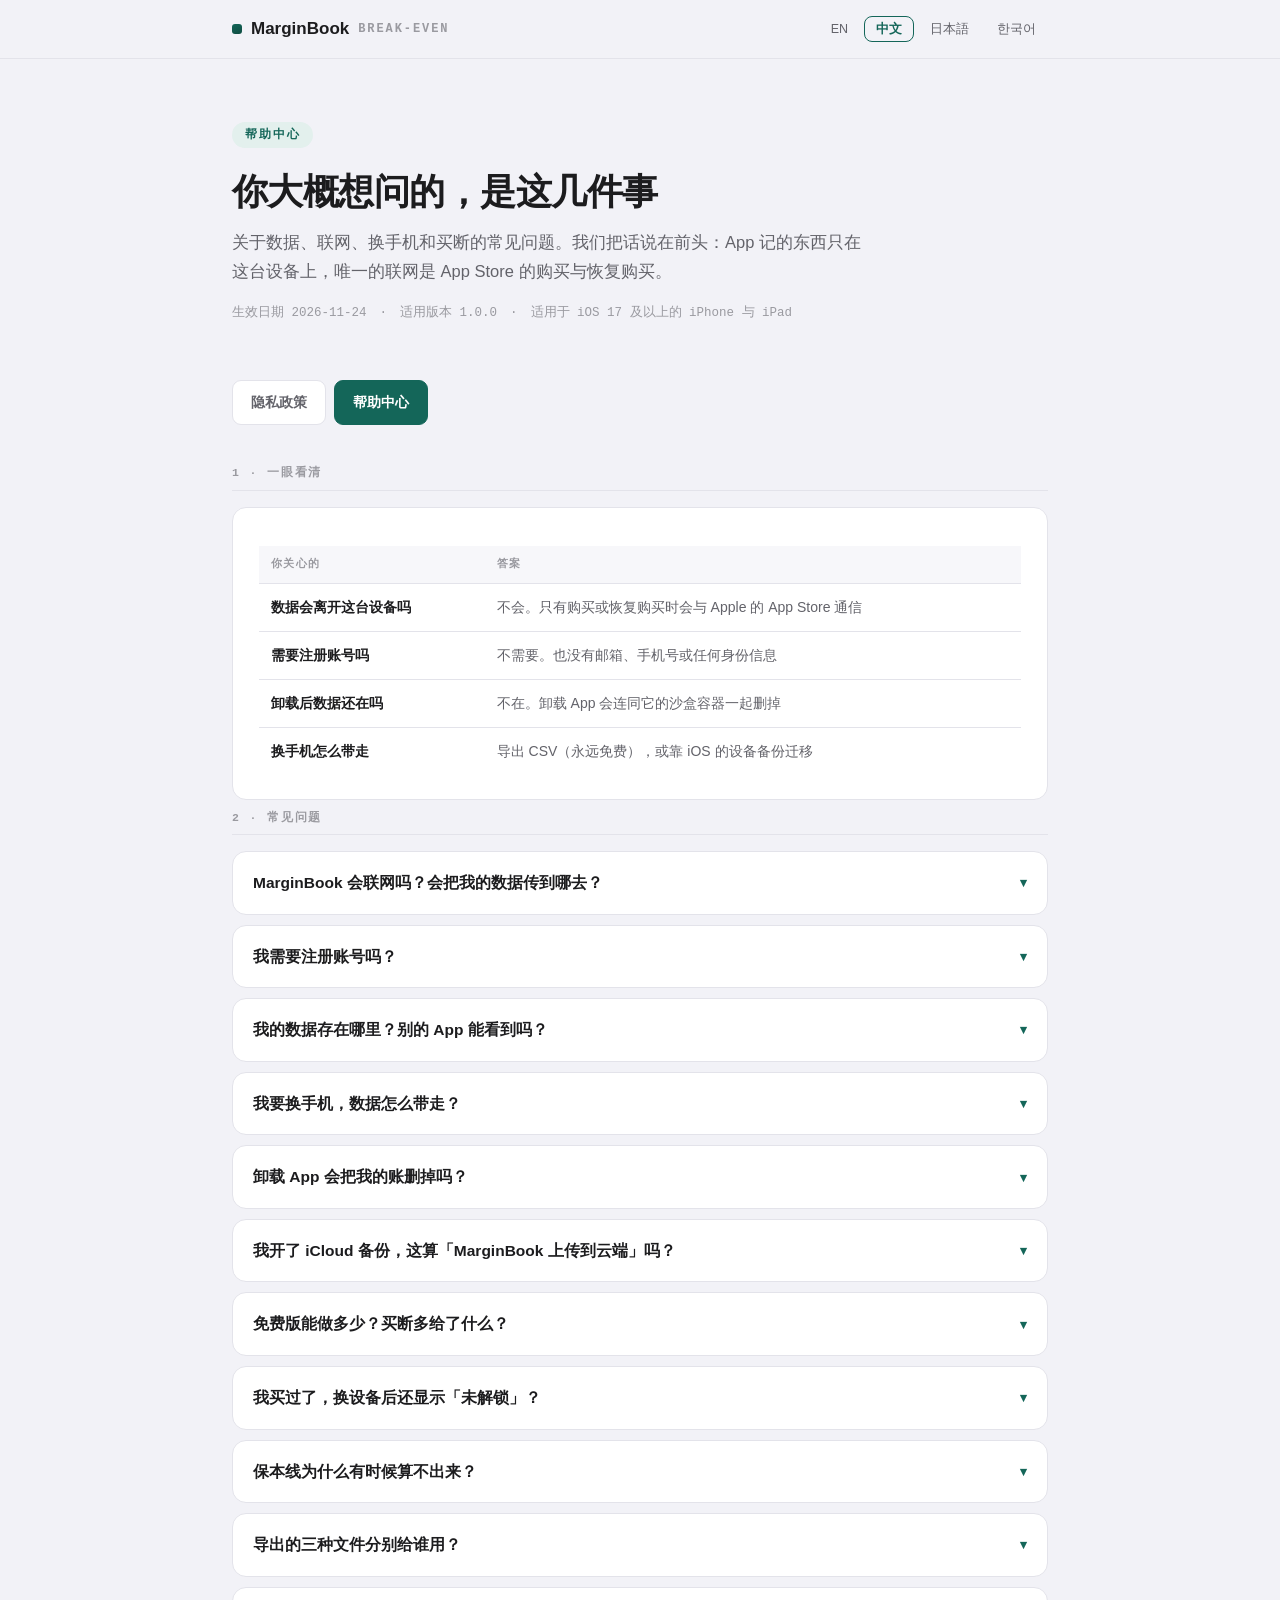
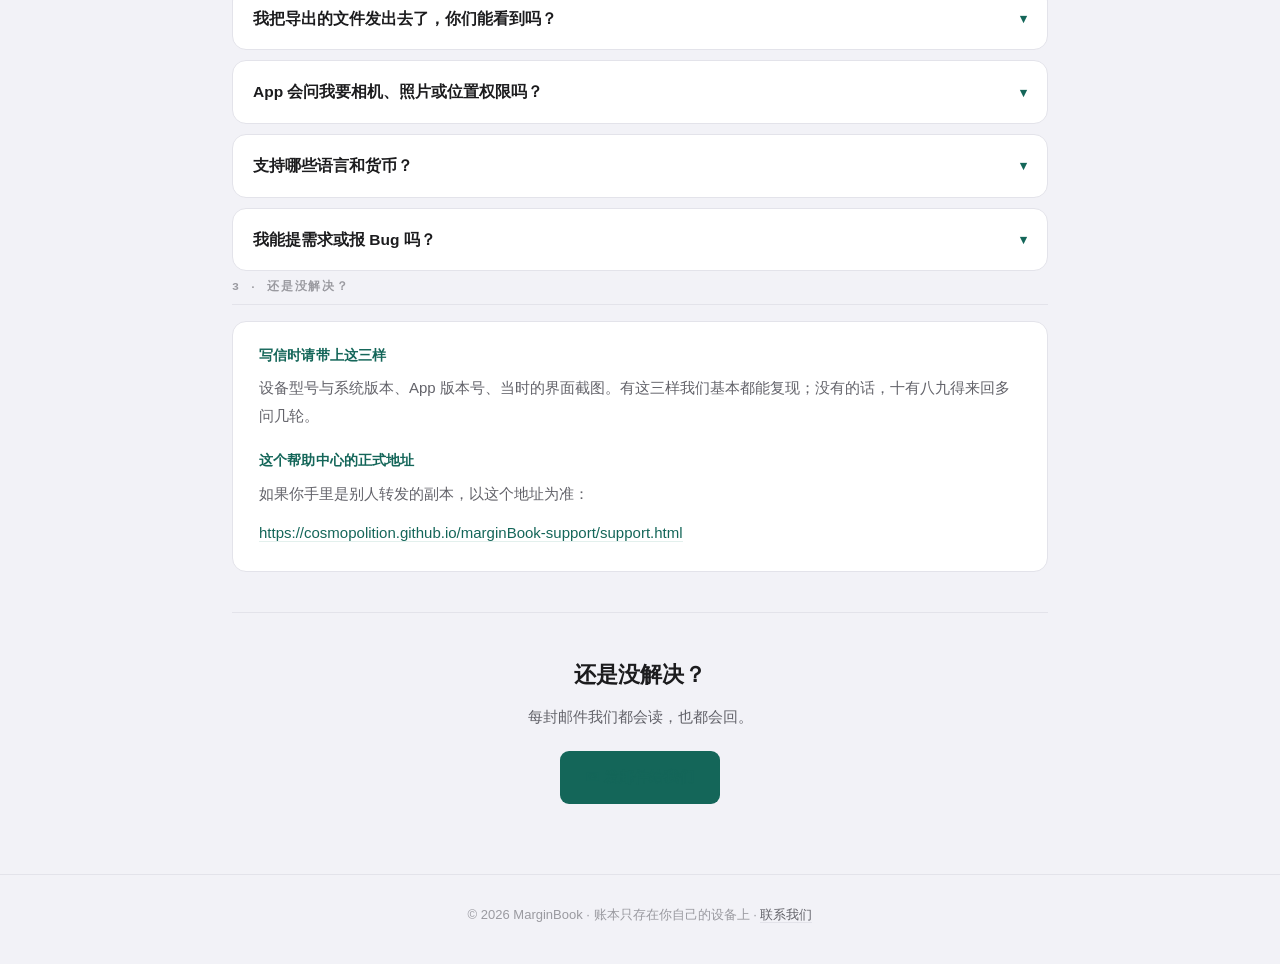
<file: zh/support.html>
<!DOCTYPE html>
<html lang="zh-Hans">
<head>
  <meta charset="UTF-8">
  <meta name="viewport" content="width=device-width, initial-scale=1.0">
  <meta name="description" content="MarginBook 帮助中心 —— 联网吗、数据存在哪、换手机怎么带走、买断解锁了什么、保本线为什么算不出来。">
  <title>帮助中心 — MarginBook</title>
  <link rel="stylesheet" href="../css/style.css">
</head>
<body>

<header>
  <div class="container">
    <a href="support.html" class="logo"><span class="mark"></span>MarginBook<span class="latin">Break-Even</span></a>
    <nav class="lang-switch">
      <a href="../en/support.html">EN</a>
      <a href="#" class="active">中文</a>
      <a href="../ja/support.html">日本語</a>
      <a href="../ko/support.html">한국어</a>
    </nav>
  </div>
</header>

<main>
  <div class="container">

    <div class="hero">
      <span class="badge">帮助中心</span>
      <h1>你大概想问的，是这几件事</h1>
      <p>关于数据、联网、换手机和买断的常见问题。我们把话说在前头：App 记的东西只在这台设备上，唯一的联网是 App Store 的购买与恢复购买。</p>
      <p class="updated">生效日期 2026-11-24　·　适用版本 1.0.0　·　适用于 iOS 17 及以上的 iPhone 与 iPad</p>
    </div>

    <nav class="nav-pills">
      <a href="privacy.html">隐私政策</a>
      <a href="support.html" class="active">帮助中心</a>
    </nav>

    <section>
      <p class="section-title">1 · 一眼看清</p>
      <div class="article">
        <table class="file-table">
          <thead>
            <tr><th>你关心的</th><th>答案</th></tr>
          </thead>
          <tbody>
            <tr><td>数据会离开这台设备吗</td><td>不会。只有购买或恢复购买时会与 Apple 的 App Store 通信</td></tr>
            <tr><td>需要注册账号吗</td><td>不需要。也没有邮箱、手机号或任何身份信息</td></tr>
            <tr><td>卸载后数据还在吗</td><td>不在。卸载 App 会连同它的沙盒容器一起删掉</td></tr>
            <tr><td>换手机怎么带走</td><td>导出 CSV（永远免费），或靠 iOS 的设备备份迁移</td></tr>
          </tbody>
        </table>
      </div>
    </section>

    <section>
      <p class="section-title">2 · 常见问题</p>

      <details class="faq-item">
        <summary>MarginBook 会联网吗？会把我的数据传到哪去？<span class="arrow">▾</span></summary>
        <div class="answer">
          <p>平时不联网。App 的代码里没有任何网络请求，记账、看报表、算保本线、导出，全部在本机完成。</p>
          <p>会联网的只有三个跟 App Store 有关的动作：打开设置页时拉一次商品和价格、你点「买断解锁」时发起购买、你点「恢复购买」时去商店沙盒核对凭证。这三步都由 Apple 的系统框架完成，我们看不到你的 Apple ID、支付方式或账单。</p>
          <p><strong>你的账本内容一次都没有离开过这台设备。</strong></p>
        </div>
      </details>

      <details class="faq-item">
        <summary>我需要注册账号吗？<span class="arrow">▾</span></summary>
        <div class="answer">
          <p>不需要，也不需要邮箱、手机号或任何身份信息。下载即用；关掉再打开，还是那本账。</p>
          <p>App 没有登录、没有云端账号，也没有「注册后才能用」这一步。</p>
        </div>
      </details>

      <details class="faq-item">
        <summary>我的数据存在哪里？别的 App 能看到吗？<span class="arrow">▾</span></summary>
        <div class="answer">
          <p>存在 iOS 给这个 App 分配的<strong>私有沙盒</strong>里。同一个 App 的账本、渠道、分类和设置都在这个容器内。</p>
          <p>别的 App 没有权限读这里的内容，MarginBook 也没有上传它们的通道 —— 所以「别的 App 看到我的流水」这种事在这款 App 上不会发生。</p>
        </div>
      </details>

      <details class="faq-item">
        <summary>我要换手机，数据怎么带走？<span class="arrow">▾</span></summary>
        <div class="answer">
          <p>MarginBook 不做云同步，两台设备之间没有自动通路。两条路：</p>
          <p>① <strong>导出 CSV</strong>：设置 › 数据 › 导出数据 › 导出 CSV（永远免费），把文件存进「文件」App 或发给自己。注意 CSV 是给你看、给会计看的格式，不是给 App 读的导入格式 —— 换机后的数据要靠下一条路。</p>
          <p>② <strong>靠 iOS 的设备备份</strong>：用 iCloud 备份或连接电脑备份迁移整个 App 数据，前提是你的备份里包含这个 App。</p>
        </div>
      </details>

      <details class="faq-item">
        <summary>卸载 App 会把我的账删掉吗？<span class="arrow">▾</span></summary>
        <div class="answer">
          <p>会。iOS 卸载 App 时会连同它的沙盒容器一起删除。</p>
          <p>这是「数据只在本机」的代价，我们写在这里，不藏着。重要数据建议先导出 CSV 留一份。</p>
        </div>
      </details>

      <details class="faq-item">
        <summary>我开了 iCloud 备份，这算「MarginBook 上传到云端」吗？<span class="arrow">▾</span></summary>
        <div class="answer">
          <p>不算。那是<strong>操作系统的设备备份</strong>：如果你开了 iCloud 备份，App 沙盒里的文件会跟其它 App 的数据一起被 iOS 加密备份到 Apple。</p>
          <p>MarginBook 自己没有服务器、没有备份服务、也没有后台同步任务 —— 我们看不到那份备份，也没有别的入口能拿到它。</p>
        </div>
      </details>

      <details class="faq-item">
        <summary>免费版能做多少？买断多给了什么？<span class="arrow">▾</span></summary>
        <div class="answer">
          <p><strong>永远免费的三样：</strong>记账（笔数不限）、CSV 导出、保本线与毛利/净利和历史回看。这三样不会因为你没买断而消失。</p>
          <p><strong>买断解锁的三样：</strong>Excel 多表导出、一页月度经营报告 PDF，以及自定义收款渠道与分类（买断后，设置页才会出现「记账 › 收款渠道 / 分类」这一整组）。</p>
          <p>买断是<strong>一次性</strong>的，不是订阅，不会过期，也不会因为停更或涨价被收回。价格以 App Store 显示为准。</p>
        </div>
      </details>

      <details class="faq-item">
        <summary>我买过了，换设备后还显示「未解锁」？<span class="arrow">▾</span></summary>
        <div class="answer">
          <p>点 设置 › 解锁完整版 › 恢复购买。</p>
          <p>非消耗型商品的凭证在商店沙盒里，不恢复就等于白买 —— 恢复时会联网核对一次，这也是我们把「恢复购买」放在设置页显眼位置的原因。</p>
        </div>
      </details>

      <details class="faq-item">
        <summary>保本线为什么有时候算不出来？<span class="arrow">▾</span></summary>
        <div class="answer">
          <p>不是坏了，是真的算不出来。App 会直接告诉你是哪一条，不会编一个数字给你。四种情况：</p>
          <p>① <strong>这个月还没有记录</strong> —— 先记几笔吧；<br>② <strong>还没有收入记录</strong> —— 没有实收就谈不上保本；<br>③ <strong>毛利是负的</strong> —— 现在卖越多亏越多，先把成本结构理一理；<br>④ <strong>没填固定成本</strong> —— 摊位费、房租、人工这些要作为「固定成本」分类记一笔，保本线才有分母。</p>
          <p>算出来之后，首页显示的是向上取整到主单位的数（比如 ¥362.77 显示为 ¥363.00），「还差多少」也是按取整后的线算的 —— 这样你看到的差额一定是能补上的。</p>
        </div>
      </details>

      <details class="faq-item">
        <summary>导出的三种文件分别给谁用？<span class="arrow">▾</span></summary>
        <div class="answer">
          <p><strong>CSV</strong> —— 明细表，一行一笔，给会计看或者自己翻。<strong>永远免费</strong>。</p>
          <p><strong>Excel（.xlsx）</strong> —— 明细、分类、渠道、月度、说明共 5 张表，金额是数字可以直接求和，给要接着做表的人。<strong>买断解锁</strong>。</p>
          <p><strong>月度经营报告（.pdf）</strong> —— 一页纸：本月赚了多少、每天最少要卖多少、哪三项最费钱，给自己复盘或给老板/家人看。<strong>买断解锁</strong>。</p>
        </div>
      </details>

      <details class="faq-item">
        <summary>我把导出的文件发出去了，你们能看到吗？<span class="arrow">▾</span></summary>
        <div class="answer">
          <p>不能。导出在 App 的临时目录里生成文件，然后拉起系统的分享面板，之后的每一步都发生在你和收件人之间。</p>
          <p>我们没有服务器，也没有收文件的接口。</p>
        </div>
      </details>

      <details class="faq-item">
        <summary>App 会问我要相机、照片或位置权限吗？<span class="arrow">▾</span></summary>
        <div class="answer">
          <p>不会。App 的 Info.plist 里一条权限用途说明都没有，代码里也没有相机、相册、位置相关的调用。</p>
          <p>唯一会弹的系统窗口是 Apple 的购买确认框，和你点导出时的分享面板。</p>
        </div>
      </details>

      <details class="faq-item">
        <summary>支持哪些语言和货币？<span class="arrow">▾</span></summary>
        <div class="answer">
          <p>界面支持中文、English、日本語、한국어 四种，随时在 设置 › 通用 › 语言 里切换，切换当场生效。</p>
          <p>货币默认跟着你的商店市场走，也可以自己锁定（设置 › 通用 › 货币）。另外「市场」是单独一项：<strong>渠道和成本结构跟着你做生意的地方走，不跟界面语言走</strong> —— 用中文界面也可能是在算欧美的市场。</p>
        </div>
      </details>

      <details class="faq-item">
        <summary>我能提需求或报 Bug 吗？<span class="arrow">▾</span></summary>
        <div class="answer">
          <p>能。写信给我们，页面底部有地址。</p>
          <p>请附上：设备型号与系统版本、App 版本号、你当时在做什么、能给一张界面截图更好。<strong>但不用把你的账本发给我们</strong> —— 复现问题不需要你的流水。</p>
        </div>
      </details>
    </section>

    <section>
      <p class="section-title">3 · 还是没解决？</p>
      <div class="article">
        <h3>写信时请带上这三样</h3>
        <p>设备型号与系统版本、App 版本号、当时的界面截图。有这三样我们基本都能复现；没有的话，十有八九得来回多问几轮。</p>
        <h3>这个帮助中心的正式地址</h3>
        <p>如果你手里是别人转发的副本，以这个地址为准：</p>
        <p><a href="https://cosmopolition.github.io/marginBook-support/support.html">https://cosmopolition.github.io/marginBook-support/support.html</a></p>
      </div>
    </section>

    <div class="divider"></div>

    <div class="contact-section">
      <h2>还是没解决？</h2>
      <p>每封邮件我们都会读，也都会回。</p>
      <a href="mailto:peer2peer.wang@gmail.com" class="contact-btn">✉ 发邮件给我们</a>
    </div>

  </div>
</main>

<footer>
  <div class="container">
    <p>© 2026 MarginBook · 账本只存在你自己的设备上 · <a href="mailto:peer2peer.wang@gmail.com">联系我们</a></p>
  </div>
</footer>

</body>
</html>
</file>
<file: css/style.css>
/* ============================================================
   MarginBook · 隐私政策 & 支持中心
   站点源码属于独立 Git 仓库（GitHub Pages）。

   ★ 配色与版式语言直接取 App 自己的 Theme token
     （apps/marginbook/App/Models/AppSettings.swift 的 `enum Theme`）：
       brand     #146659   品牌绿（App 的渐变头图起点）
       brandInk  #0F4D42   品牌深绿（渐变终点）
       brandSoft #E3F0ED   品牌浅底（分类胶囊底色）
       positive  #14784F   正数 / 已解锁
       negative  #BF382B   负数 / 落后保本线
       warning   #B36B00   提示
     界面底色与卡片沿用 iOS 系统分组背景：
       systemGroupedBackground          #F2F2F7（浅）/ #000000（深）
       secondarySystemGroupedBackground #FFFFFF（浅）/ #1C1C1E（深）
     卡片圆角 14pt，和 App 里的 RoundedRectangle(cornerRadius: 14) 一致。

   ★ App 跟随系统深浅色，站点也跟着跟随 —— 用户从 App 点开链接，
     看到的还是同一个视觉体系。
   ★ 类名只使用 skill 约定的那一套，不自创。
   ============================================================ */

:root {
  color-scheme: light dark;

  --bg: #F2F2F7;
  --panel: #FFFFFF;
  --raise: #F7F7FA;
  --line: #E3E3EA;
  --text: #1C1C1E;
  --dim: #63636A;
  --mute: #9A9AA0;

  --sig: #146659;
  --sig-deep: #0F4D42;
  --sig-soft: #E3F0ED;
  --pos: #14784F;
  --neg: #BF382B;
  --warn: #B36B00;

  --mono: "SF Mono", ui-monospace, Menlo, Consolas, monospace;
  --sans: -apple-system, BlinkMacSystemFont, "Segoe UI", Roboto, "Helvetica Neue",
          "PingFang SC", "Noto Sans CJK SC", "Hiragino Sans", "Yu Gothic",
          "Apple SD Gothic Neo", "Malgun Gothic", Arial, sans-serif;

  --radius: 14px;
  --radius-sm: 9px;
  --max-w: 860px;
}

@media (prefers-color-scheme: dark) {
  :root {
    --bg: #000000;
    --panel: #1C1C1E;
    --raise: #2C2C2E;
    --line: #38383A;
    --text: #F2F2F7;
    --dim: #AEAEB2;
    --mute: #8E8E93;

    --sig: #3FA894;
    --sig-deep: #2E8C7A;
    --sig-soft: rgba(63, 168, 148, 0.15);
    --pos: #4CD07E;
    --neg: #FF6961;
    --warn: #E0A03C;
  }
}

*, *::before, *::after { box-sizing: border-box; margin: 0; padding: 0; }

html { -webkit-text-size-adjust: 100%; scroll-behavior: smooth; }

body {
  background: var(--bg);
  color: var(--text);
  font-family: var(--sans);
  font-size: 16px;
  line-height: 1.78;
  min-height: 100vh;
  -webkit-font-smoothing: antialiased;
}

/* ── Header ─────────────────────────────────────────── */
header {
  position: sticky;
  top: 0;
  z-index: 100;
  background: var(--bg);
  backdrop-filter: saturate(180%) blur(14px);
  -webkit-backdrop-filter: saturate(180%) blur(14px);
  border-bottom: 1px solid var(--line);
}

header .container {
  display: flex;
  align-items: center;
  justify-content: space-between;
  gap: 12px;
  height: 58px;
}

.logo {
  display: flex;
  align-items: center;
  gap: 9px;
  font-size: 17px;
  font-weight: 700;
  color: var(--text);
  text-decoration: none;
  white-space: nowrap;
}

.logo .mark {
  width: 10px;
  height: 10px;
  border-radius: 3px;
  background: linear-gradient(160deg, var(--sig), var(--sig-deep));
  flex: none;
}

.logo .latin {
  font: 600 12px/1 var(--mono);
  letter-spacing: 0.16em;
  text-transform: uppercase;
  color: var(--mute);
}

/* ── 语言切换栏 ─────────────────────────────────────── */
.lang-switch { display: flex; gap: 4px; }

.lang-switch a {
  padding: 6px 11px;
  font: 500 12.5px/1 var(--sans);
  color: var(--dim);
  text-decoration: none;
  border: 1px solid transparent;
  border-radius: 8px;
  transition: color .2s, border-color .2s;
}

.lang-switch a:hover { color: var(--text); border-color: var(--line); }

.lang-switch a.active {
  color: var(--sig);
  border-color: var(--sig);
  font-weight: 700;
}

/* ── Layout ─────────────────────────────────────────── */
.container { max-width: var(--max-w); margin: 0 auto; padding: 0 22px; }

main { padding-bottom: 8px; }

/* ── Hero ───────────────────────────────────────────── */
.hero { padding: 60px 0 26px; }

.hero .badge {
  display: inline-block;
  font: 600 11.5px/1 var(--mono);
  letter-spacing: 0.16em;
  text-transform: uppercase;
  color: var(--sig);
  background: var(--sig-soft);
  border-radius: 999px;
  padding: 7px 13px;
  margin-bottom: 22px;
}

.hero h1 {
  font-size: 36px;
  font-weight: 800;
  letter-spacing: -0.015em;
  line-height: 1.24;
  margin-bottom: 14px;
}

.hero p {
  font-size: 16.5px;
  color: var(--dim);
  max-width: 640px;
}

.hero .updated {
  margin-top: 16px;
  font: 400 12.5px/1.7 var(--mono);
  color: var(--mute);
}

/* ── Nav pills（隐私政策 / 帮助中心 互跳） ──────────── */
.nav-pills {
  display: flex;
  gap: 8px;
  margin: 30px 0 42px;
  flex-wrap: wrap;
}

.nav-pills a {
  padding: 9px 18px;
  font-size: 14px;
  font-weight: 600;
  color: var(--dim);
  text-decoration: none;
  background: var(--panel);
  border: 1px solid var(--line);
  border-radius: var(--radius-sm);
  transition: color .2s, border-color .2s;
}

.nav-pills a:hover { color: var(--text); border-color: var(--sig); }

.nav-pills a.active {
  color: #FFFFFF;
  background: var(--sig);
  border-color: var(--sig);
}

/* ── Section title ─────────────────────────────────── */
.section-title {
  font: 700 11.5px/1 var(--mono);
  letter-spacing: 0.16em;
  text-transform: uppercase;
  color: var(--mute);
  margin: 0 0 16px;
  padding-bottom: 11px;
  border-bottom: 1px solid var(--line);
}

/* ── Article（卡片） ────────────────────────────────── */
.article {
  background: var(--panel);
  border: 1px solid var(--line);
  border-radius: var(--radius);
  padding: 24px 26px;
  margin-bottom: 12px;
}

.article h2 {
  font-size: 18px;
  font-weight: 700;
  margin-bottom: 12px;
  color: var(--text);
}

.article h3 {
  font: 700 13.5px/1.5 var(--sans);
  letter-spacing: 0.01em;
  color: var(--sig);
  margin: 22px 0 8px;
}

.article h3:first-child { margin-top: 0; }

.article p { color: var(--dim); font-size: 15px; line-height: 1.85; }
.article p + p { margin-top: 12px; }

.article strong { color: var(--text); font-weight: 700; }

.article ul { margin-top: 12px; list-style: none; }

.article ul li {
  position: relative;
  padding: 7px 0 7px 22px;
  color: var(--dim);
  font-size: 15px;
  line-height: 1.8;
}

.article ul li::before {
  content: "";
  position: absolute;
  left: 2px;
  top: 16px;
  width: 7px;
  height: 7px;
  border-radius: 2px;
  background: var(--sig);
}

.article code {
  font-family: var(--mono);
  font-size: 13px;
  background: var(--raise);
  border: 1px solid var(--line);
  border-radius: 5px;
  padding: 1px 6px;
  color: var(--text);
  word-break: break-word;
}

.article a { color: var(--sig); text-decoration: none; border-bottom: 1px solid var(--sig-soft); }
.article a:hover { border-bottom-color: var(--sig); }

/* ── 强调块 ─────────────────────────────────────────── */
.highlight-box {
  background: var(--raise);
  border: 1px solid var(--line);
  border-left: 3px solid var(--sig);
  border-radius: var(--radius-sm);
  padding: 16px 20px;
  margin-top: 16px;
  color: var(--dim);
  font-size: 15px;
  line-height: 1.82;
}

.highlight-box strong { color: var(--text); }

.highlight-box.green {
  background: var(--sig-soft);
  border-color: transparent;
  border-left-color: var(--pos);
}

.highlight-box.seal {
  background: transparent;
  border-color: var(--line);
  border-left-color: var(--warn);
}

/* ── 表格 ───────────────────────────────────────────── */
.file-table {
  width: 100%;
  border-collapse: collapse;
  margin-top: 14px;
  font-size: 14px;
}

.file-table th,
.file-table td {
  text-align: left;
  padding: 11px 12px;
  border-bottom: 1px solid var(--line);
  vertical-align: top;
}

.file-table th {
  font: 700 11px/1.4 var(--mono);
  letter-spacing: 0.12em;
  text-transform: uppercase;
  color: var(--mute);
  background: var(--raise);
}

.file-table td { color: var(--dim); }
.file-table td:first-child { color: var(--text); font-weight: 700; }
.file-table tr:last-child td { border-bottom: none; }

/* ── 卡片网格 ───────────────────────────────────────── */
.features-grid {
  display: grid;
  grid-template-columns: repeat(auto-fill, minmax(240px, 1fr));
  gap: 12px;
  margin: 18px 0 26px;
}

.feature-card {
  background: var(--panel);
  border: 1px solid var(--line);
  border-radius: var(--radius);
  padding: 18px 20px;
}

.feature-card .emoji {
  display: block;
  font-size: 20px;
  line-height: 1;
  margin-bottom: 10px;
}

.feature-card h3 {
  font-size: 15px;
  font-weight: 700;
  margin-bottom: 6px;
  color: var(--text);
}

.feature-card p { color: var(--dim); font-size: 14px; line-height: 1.75; }

/* ── FAQ ────────────────────────────────────────────── */
.faq-item {
  background: var(--panel);
  border: 1px solid var(--line);
  border-radius: var(--radius);
  margin-bottom: 10px;
  overflow: hidden;
}

.faq-item summary {
  display: flex;
  justify-content: space-between;
  align-items: center;
  gap: 16px;
  padding: 17px 20px;
  cursor: pointer;
  font-weight: 700;
  font-size: 15.5px;
  color: var(--text);
  list-style: none;
}

.faq-item summary::-webkit-details-marker { display: none; }
.faq-item summary:hover { color: var(--sig); }

.faq-item summary .arrow {
  color: var(--sig);
  font-size: 13px;
  transition: transform .25s;
  flex-shrink: 0;
}

.faq-item[open] summary .arrow { transform: rotate(180deg); }

.faq-item .answer {
  padding: 0 20px 18px;
  color: var(--dim);
  font-size: 15px;
  line-height: 1.85;
}

.faq-item .answer p + p { margin-top: 10px; }
.faq-item .answer strong { color: var(--text); font-weight: 700; }

.faq-item .answer code,
.contact-section code {
  font-family: var(--mono);
  font-size: 13px;
  background: var(--raise);
  border: 1px solid var(--line);
  border-radius: 5px;
  padding: 1px 6px;
  color: var(--text);
  word-break: break-word;
}

.faq-item .answer a,
.contact-section a { color: var(--sig); }

/* ── 联系方式 ───────────────────────────────────────── */
.contact-section { text-align: center; padding: 34px 0 6px; }

.contact-section h2 { font-size: 22px; font-weight: 800; margin-bottom: 10px; }
.contact-section p { color: var(--dim); margin-bottom: 20px; font-size: 15px; }

.contact-btn {
  display: inline-flex;
  align-items: center;
  gap: 8px;
  padding: 13px 26px;
  background: var(--sig);
  color: #FFFFFF;
  border-radius: var(--radius-sm);
  text-decoration: none;
  font-weight: 700;
  font-size: 15px;
  transition: background .2s;
}

.contact-btn:hover { background: var(--sig-deep); }

/* ── Divider ────────────────────────────────────────── */
.divider {
  height: 1px;
  background: var(--line);
  margin: 40px 0 8px;
}

/* ── Footer ─────────────────────────────────────────── */
footer {
  margin-top: 56px;
  padding: 28px 0 38px;
  border-top: 1px solid var(--line);
  color: var(--mute);
  font-size: 13px;
  text-align: center;
}

footer a { color: var(--dim); text-decoration: none; border-bottom: 1px solid var(--line); }
footer a:hover { color: var(--sig); border-bottom-color: var(--sig); }

/* ── 响应式 ─────────────────────────────────────────── */
@media (max-width: 640px) {
  .hero { padding: 42px 0 22px; }
  .hero h1 { font-size: 27px; }
  .hero p { font-size: 15.5px; }
  .article { padding: 19px 17px; }
  .features-grid { grid-template-columns: 1fr; }
  .nav-pills { gap: 6px; }
  .nav-pills a { padding: 8px 14px; font-size: 13px; }
  .logo .latin { display: none; }
  .file-table { font-size: 13px; }
  .file-table th, .file-table td { padding: 9px 7px; }
}
</file>
